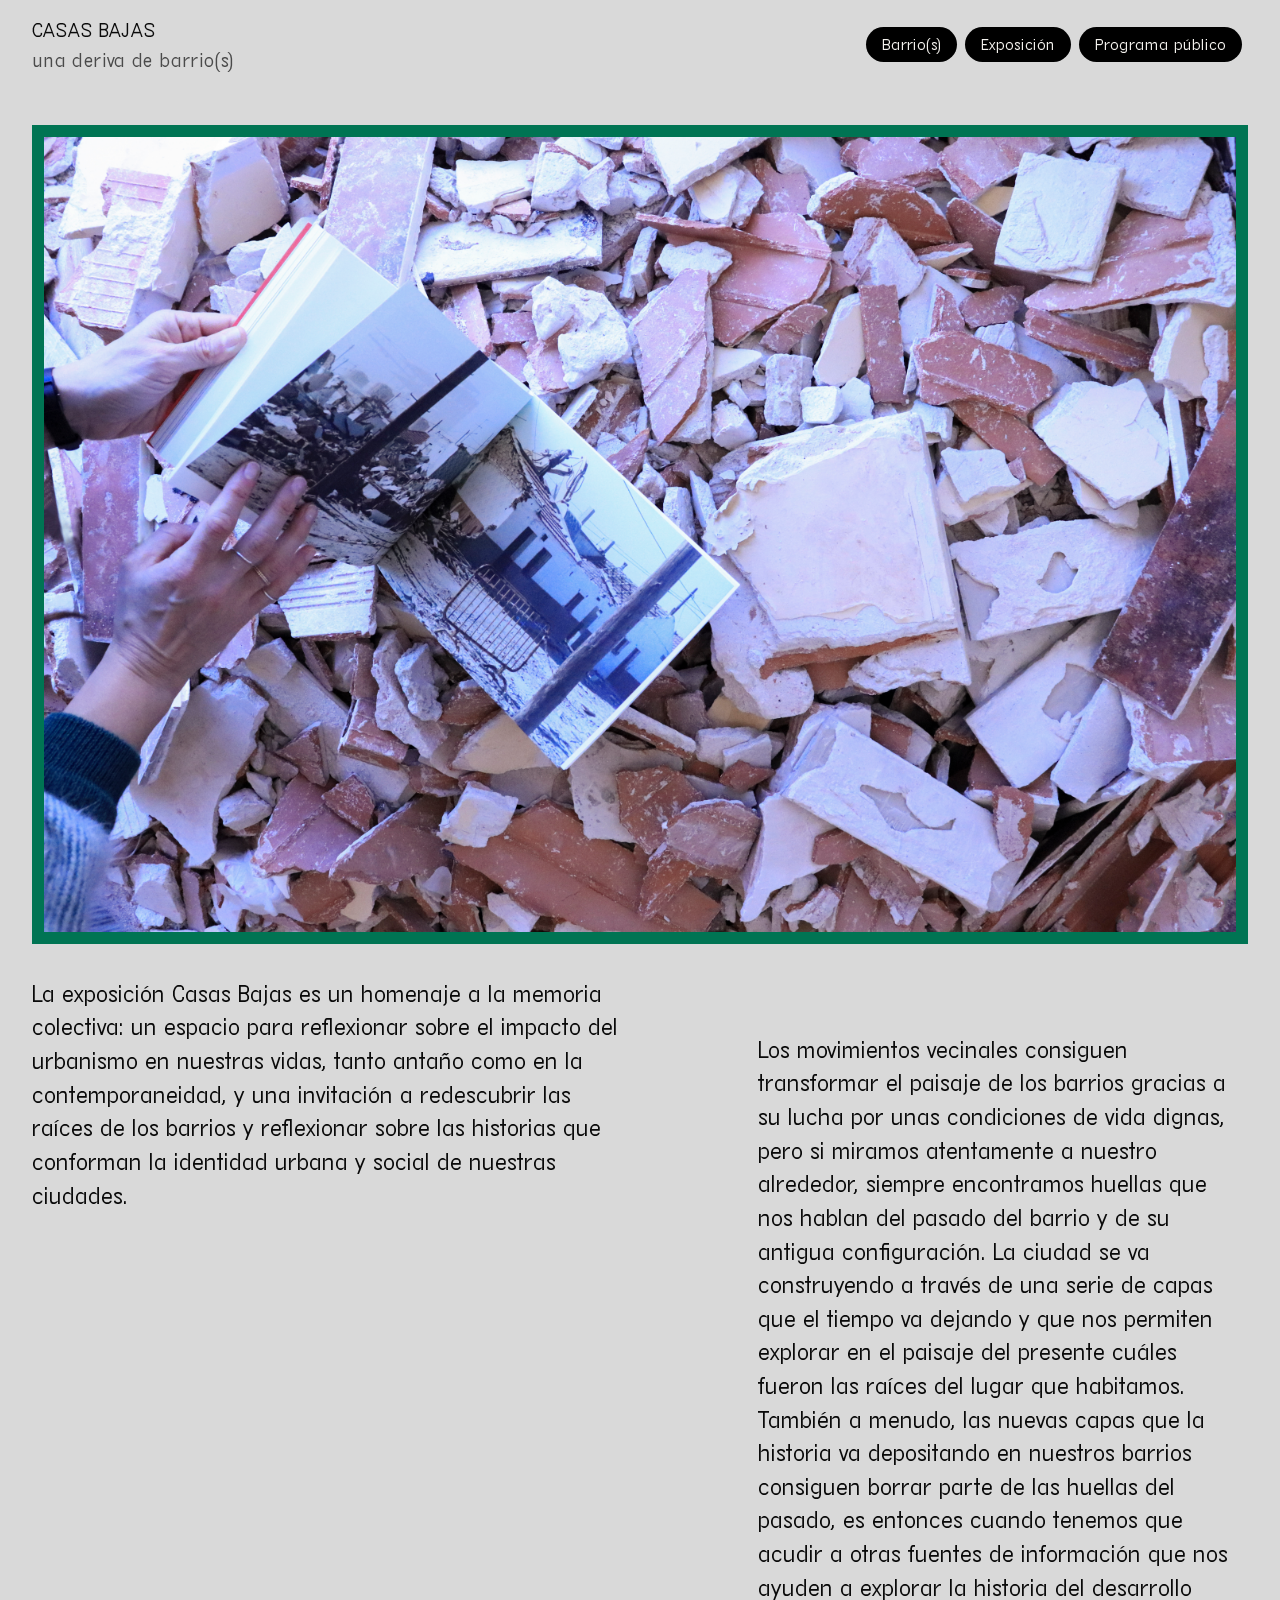
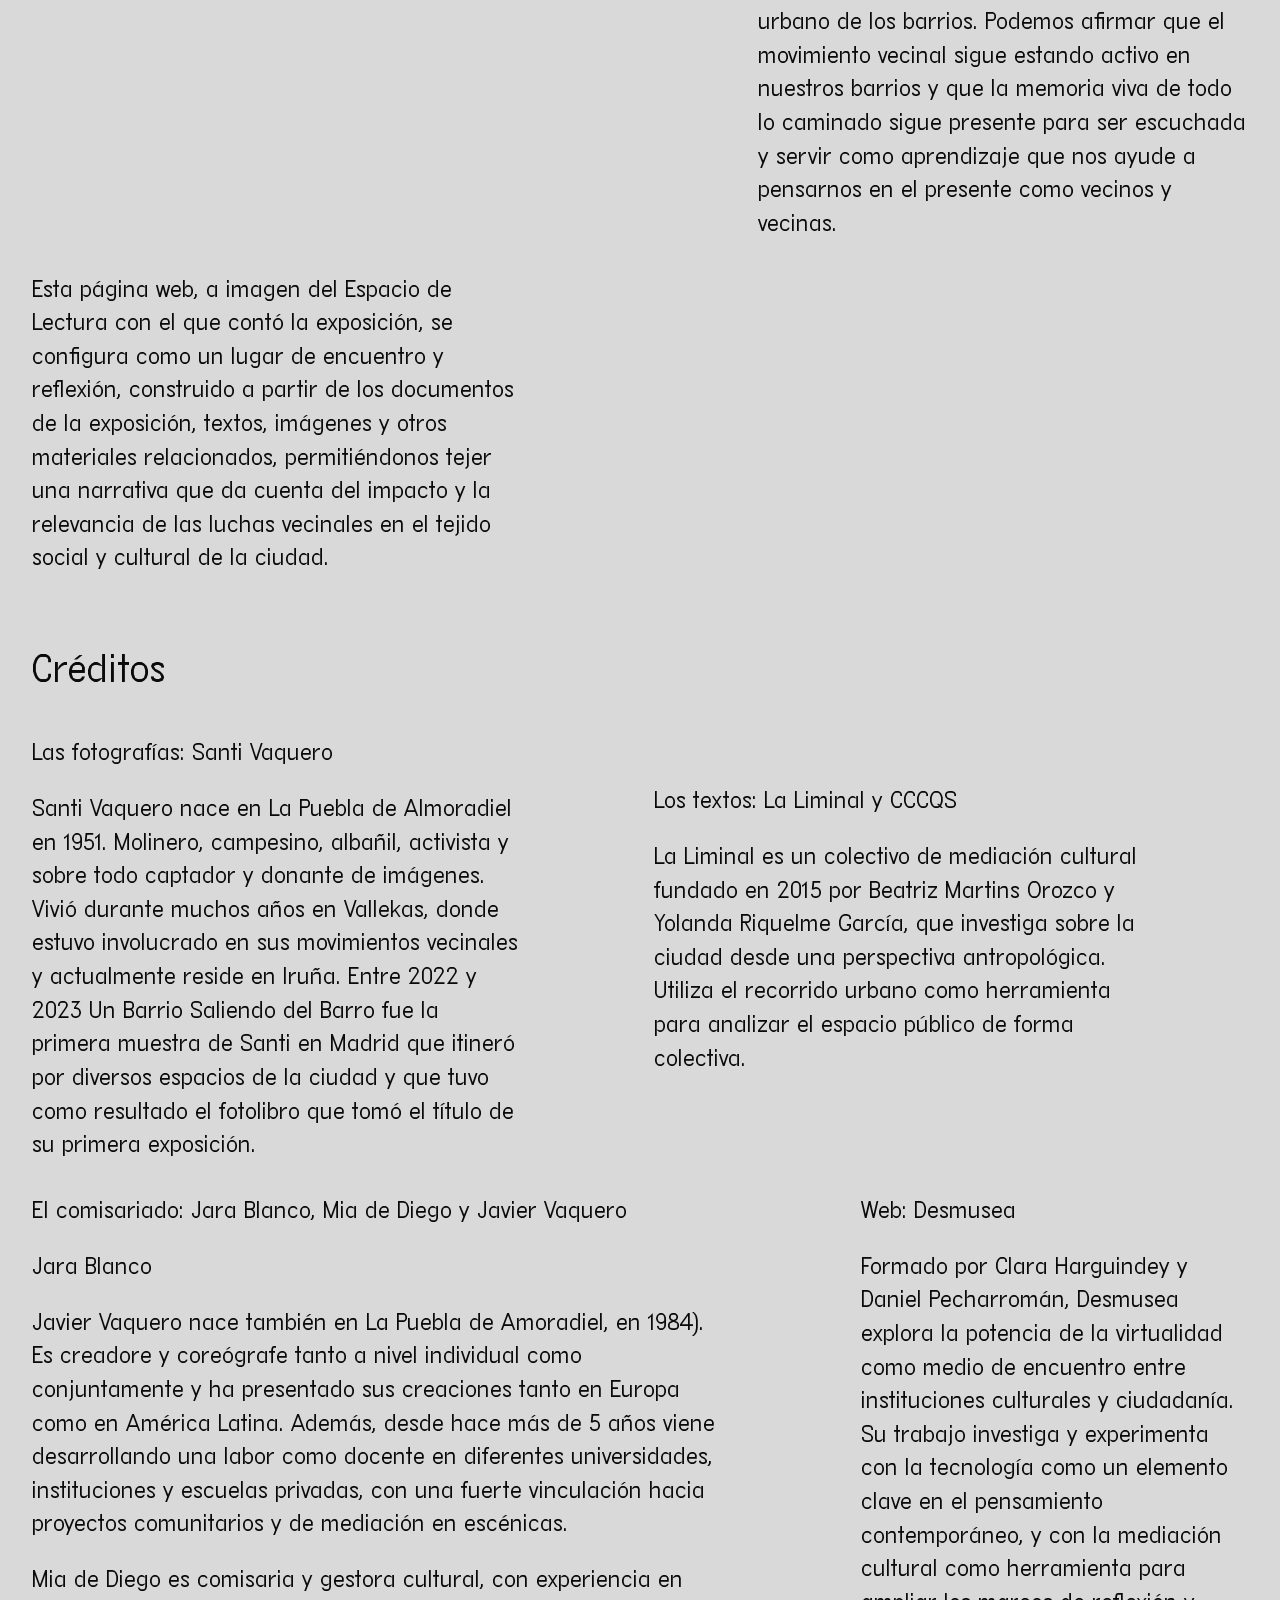
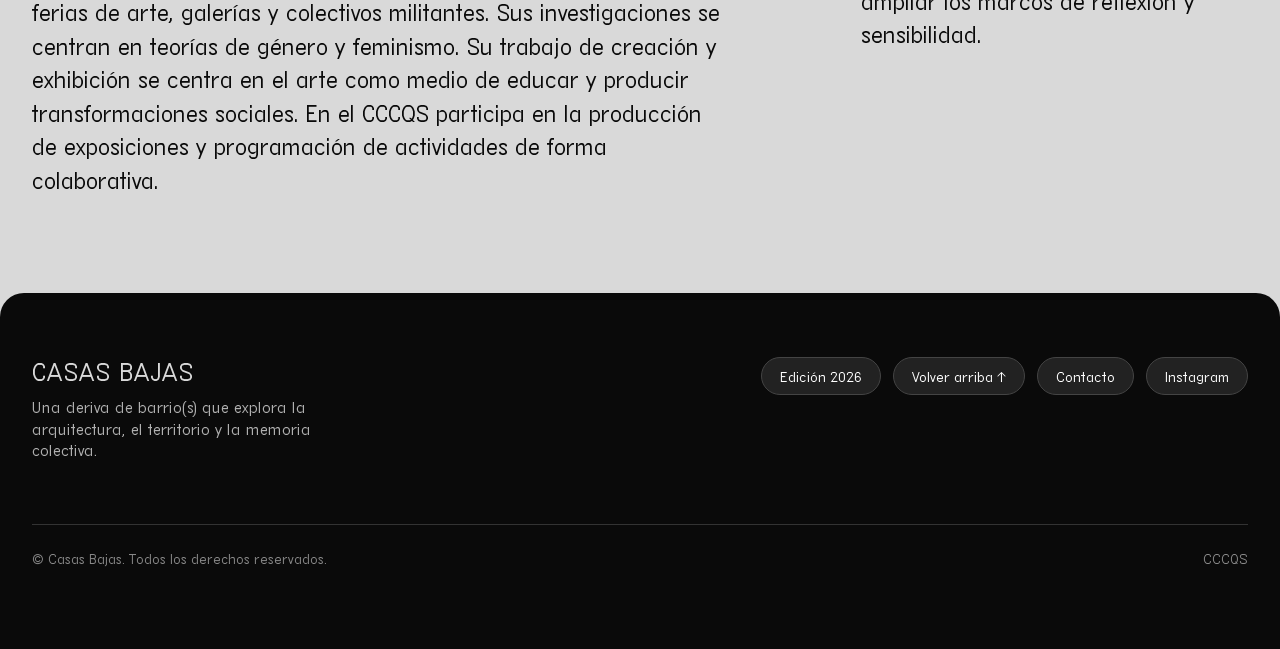
<file: index.html>
<!DOCTYPE html>
<html lang="es">

<head>
  <meta charset="UTF-8">
  <meta name="viewport" content="width=device-width, initial-scale=1.0">
  <title>Casas Bajas - una deriva de barrio(s)</title>
  <link rel="stylesheet" href="styles.css">
</head>

<body class="page-inicio">

  <header class="site-header">
    <a class="brand" href="index.html">CASAS BAJAS<span>una deriva de barrio(s)</span></a>
    <nav class="main-nav" id="main-nav">
      <a href="barrios.html">Barrio(s)</a>
      <a href="exposicion.html">Exposición</a>
      <a href="programa.html">Programa público</a>
    </nav>
    <button class="nav-toggle" aria-label="Abrir menú" aria-expanded="false">
      <svg width="22" height="16" viewBox="0 0 22 16" fill="none" xmlns="http://www.w3.org/2000/svg">
        <path d="M0 1H22M0 8H22M0 15H22" stroke="#0A0A0A" stroke-width="1.4" />
      </svg>
    </button>
  </header>

  <main>

    <section class="grid-section">
      <div class="grid">
        <figure class="img-frame ph-1" style="grid-column: 1 / 13;">
          <img src="images/DETALLE_EXPO3.jpg" alt="DETALLE_EXPO3">
          <figcaption>DETALLE_EXPO3</figcaption>
        </figure>

        <div class="text-block" style="grid-column: 1 / 7; max-width: none;">
          <p>La exposición Casas Bajas es un homenaje a la memoria colectiva: un espacio para reflexionar sobre el
            impacto del urbanismo en nuestras vidas, tanto antaño como en la contemporaneidad, y una invitación a
            redescubrir las raíces de los barrios y reflexionar sobre las historias que conforman la identidad urbana y
            social de nuestras ciudades.</p>
        </div>

        <div class="text-block" style="grid-column: 8 / 13; max-width: none; margin-top: 56px;">
          <p>Los movimientos vecinales consiguen transformar el paisaje de los barrios gracias a su lucha por unas
            condiciones de vida dignas, pero si miramos atentamente a nuestro alrededor, siempre encontramos huellas que
            nos hablan del pasado del barrio y de su antigua configuración. La ciudad se va construyendo a través de una
            serie de capas que el tiempo va dejando y que nos permiten explorar en el paisaje del presente cuáles fueron
            las raíces del lugar que habitamos. También a menudo, las nuevas capas que la historia va depositando en
            nuestros barrios consiguen borrar parte de las huellas del pasado, es entonces cuando tenemos que acudir a
            otras fuentes de información que nos ayuden a explorar la historia del desarrollo urbano de los barrios.
            Podemos afirmar que el movimiento vecinal sigue estando activo en nuestros barrios y que la memoria viva de
            todo lo caminado sigue presente para ser escuchada y servir como aprendizaje que nos ayude a pensarnos en el
            presente como vecinos y vecinas.</p>
        </div>

        <div class="text-block" style="grid-column: 1 / 6; max-width: none;">
          <p>Esta página web, a imagen del Espacio de Lectura con el que contó la exposición, se configura como un lugar
            de encuentro y reflexión, construido a partir de los documentos de la exposición, textos, imágenes y otros
            materiales relacionados, permitiéndonos tejer una narrativa que da cuenta del impacto y la relevancia de las
            luchas vecinales en el tejido social y cultural de la ciudad.</p>
        </div>
      </div>
    </section>

    <section class="grid-section">
      <div class="grid">
        <h2 style="grid-column: 1 / 5;">Créditos</h2>

        <div class="text-block" style="grid-column: 1 / 6; max-width: none;">
          <p><strong>Las fotografías: Santi Vaquero</strong></p>
          <p>Santi Vaquero nace en La Puebla de Almoradiel en 1951. Molinero, campesino, albañil, activista y sobre todo
            captador y donante de imágenes. Vivió durante muchos años en Vallekas, donde estuvo involucrado en sus
            movimientos vecinales y actualmente reside en Iruña. Entre 2022 y 2023 Un Barrio Saliendo del Barro fue la
            primera muestra de Santi en Madrid que itineró por diversos espacios de la ciudad y que tuvo como resultado
            el fotolibro que tomó el título de su primera exposición.</p>
        </div>

        <div class="text-block" style="grid-column: 7 / 12; max-width: none; margin-top: 48px;">
          <p><strong>Los textos: La Liminal y CCCQS</strong></p>
          <p>La Liminal es un colectivo de mediación cultural fundado en 2015 por Beatriz Martins Orozco y Yolanda
            Riquelme García, que investiga sobre la ciudad desde una perspectiva antropológica. Utiliza el recorrido
            urbano como herramienta para analizar el espacio público de forma colectiva.</p>
        </div>

        <div class="text-block" style="grid-column: 1 / 8; max-width: none;">
          <p><strong>El comisariado: Jara Blanco, Mia de Diego y Javier Vaquero</strong></p>
          <p>Jara Blanco</p>
          <p>Javier Vaquero nace también en La Puebla de Amoradiel, en 1984). Es creadore y coreógrafe tanto a nivel
            individual como conjuntamente y ha presentado sus creaciones tanto en Europa como en América Latina. Además,
            desde hace más de 5 años viene desarrollando una labor como docente en diferentes universidades,
            instituciones y escuelas privadas, con una fuerte vinculación hacia proyectos comunitarios y de mediación en
            escénicas.</p>
          <p>Mia de Diego es comisaria y gestora cultural, con experiencia en ferias de arte, galerías y colectivos
            militantes. Sus investigaciones se centran en teorías de género y feminismo. Su trabajo de creación y
            exhibición se centra en el arte como medio de educar y producir transformaciones sociales. En el CCCQS
            participa en la producción de exposiciones y programación de actividades de forma colaborativa.</p>
        </div>

        <div class="text-block" style="grid-column: 9 / 13; max-width: none;">
          <p><strong>Web: Desmusea</strong></p>
          <p>Formado por Clara Harguindey y Daniel Pecharromán, Desmusea explora la potencia de la virtualidad como
            medio de encuentro entre instituciones culturales y ciudadanía. Su trabajo investiga y experimenta con la
            tecnología como un elemento clave en el pensamiento contemporáneo, y con la mediación cultural como
            herramienta para ampliar los marcos de reflexión y sensibilidad.</p>
        </div>
      </div>
    </section>

  </main>

  <footer>
    <div class="wrap">
      <div class="footer-brand">
        <h3>CASAS BAJAS</h3>
        <p>Una deriva de barrio(s) que explora la arquitectura, el territorio y la memoria colectiva.</p>
      </div>

      <div class="footer-nav">
        <span class="footer-badge">Edición 2026</span>
        <a href="#inicio">Volver arriba ↑</a>
        <a href="mailto:contacto@casasbajas.org">Contacto</a>
        <a href="https://instagram.com" target="_blank">Instagram</a>
      </div>

      <div class="footer-bottom">
        <span>© Casas Bajas. Todos los derechos reservados.</span>
        <span>CCCQS</span>
      </div>
    </div>
  </footer>
  <script src="script.js"></script>
</body>

</html>
</file>
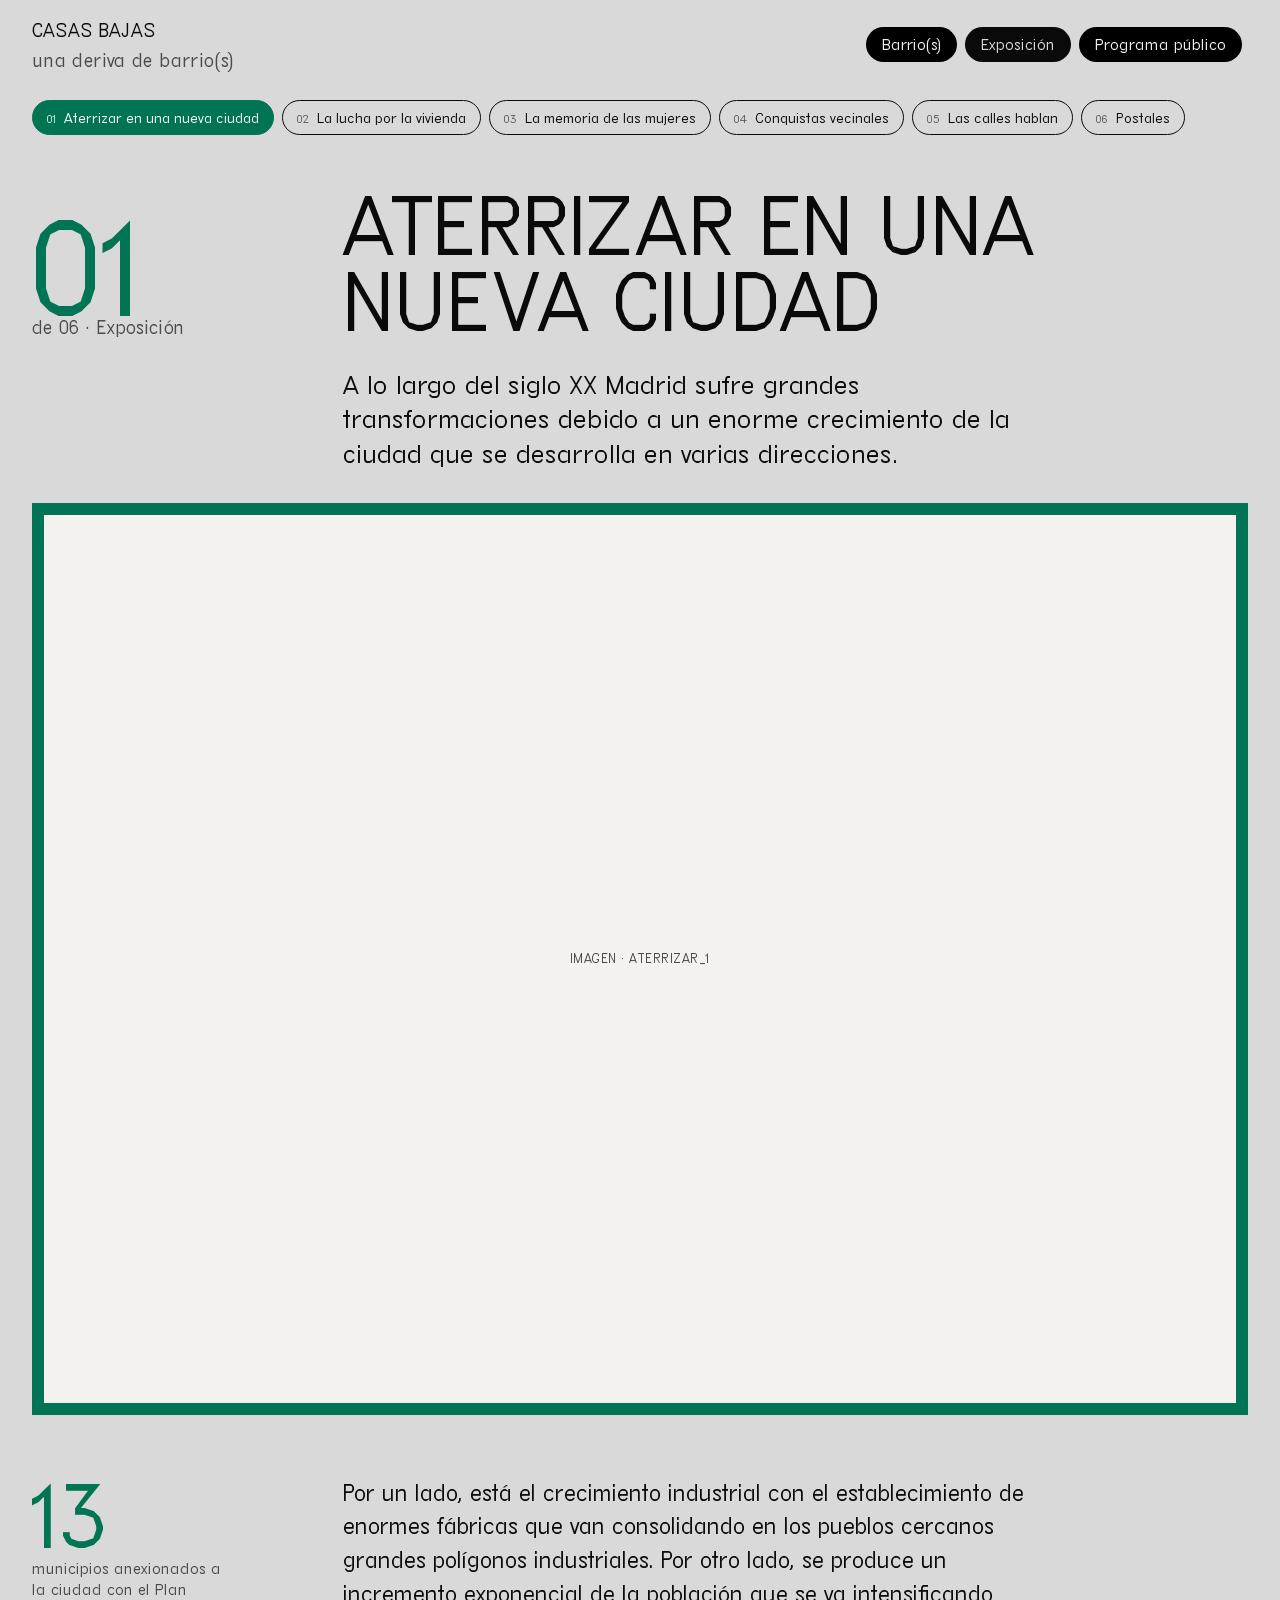
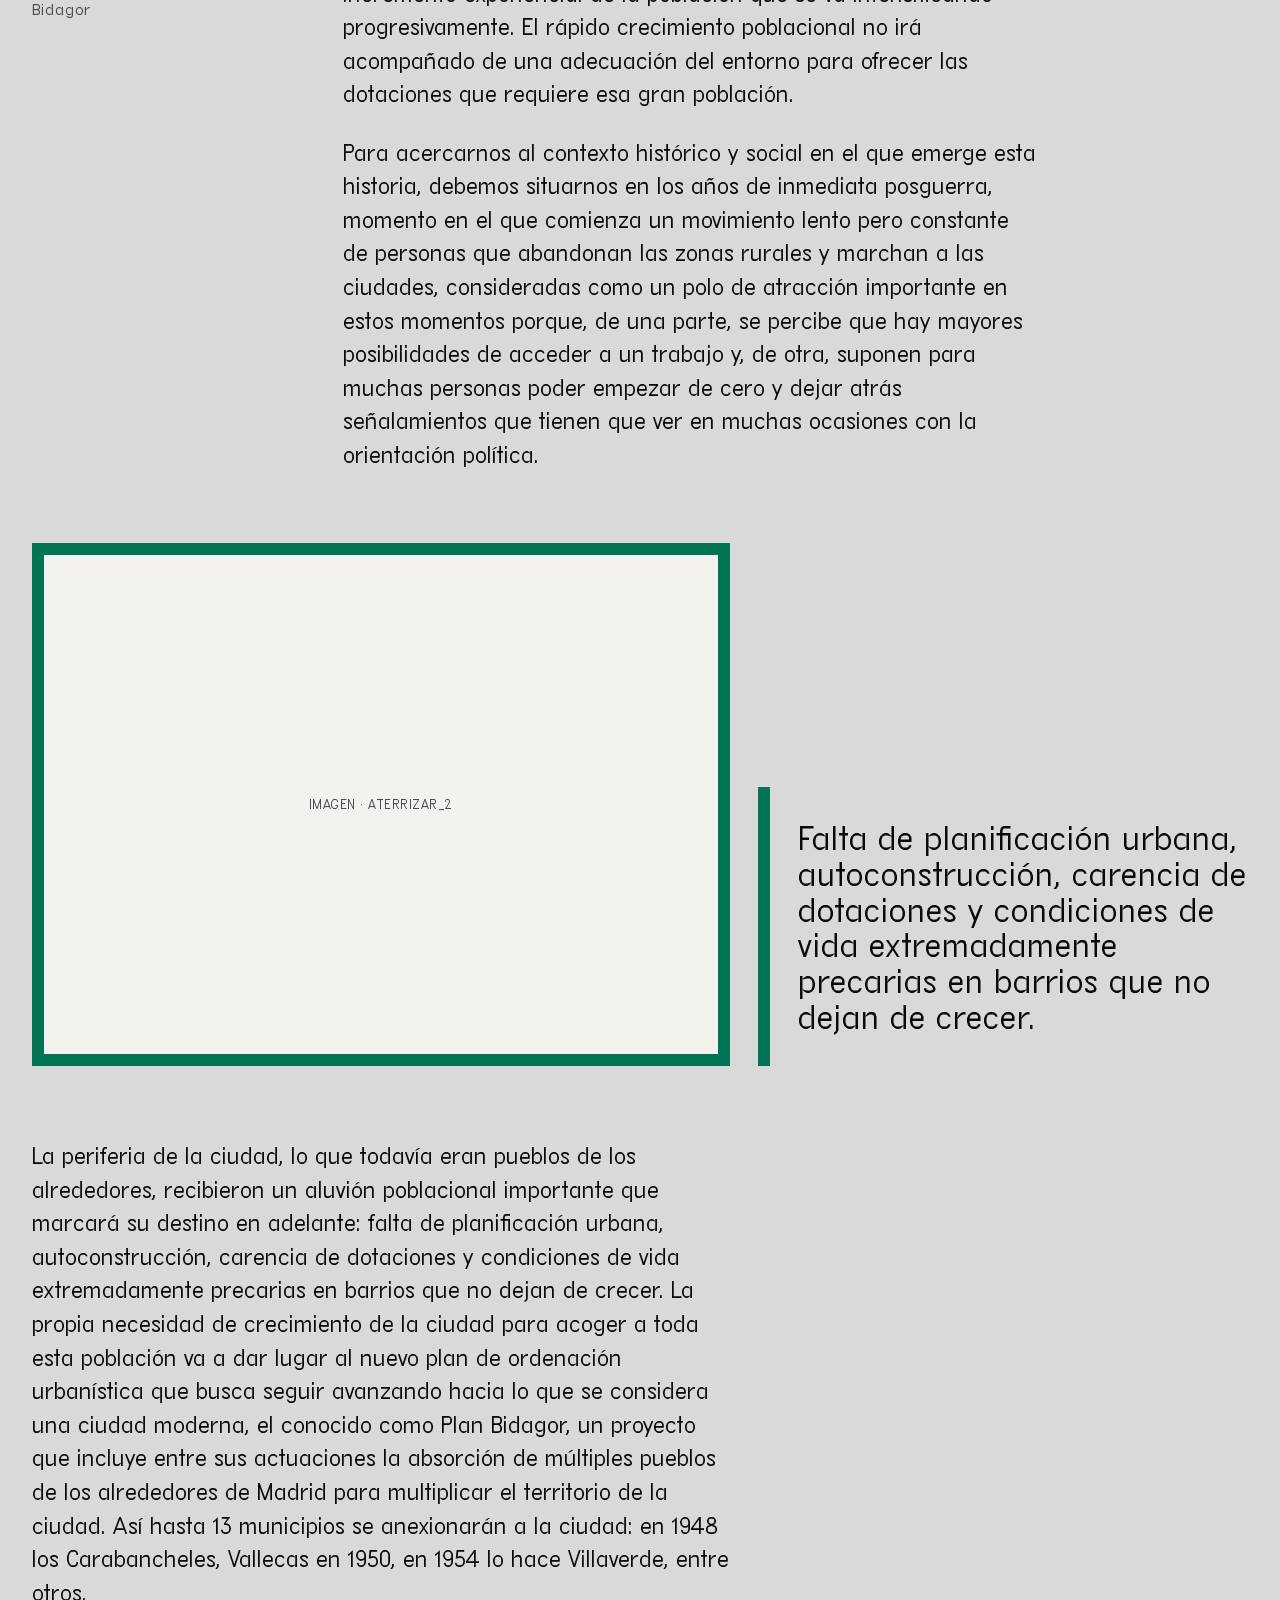
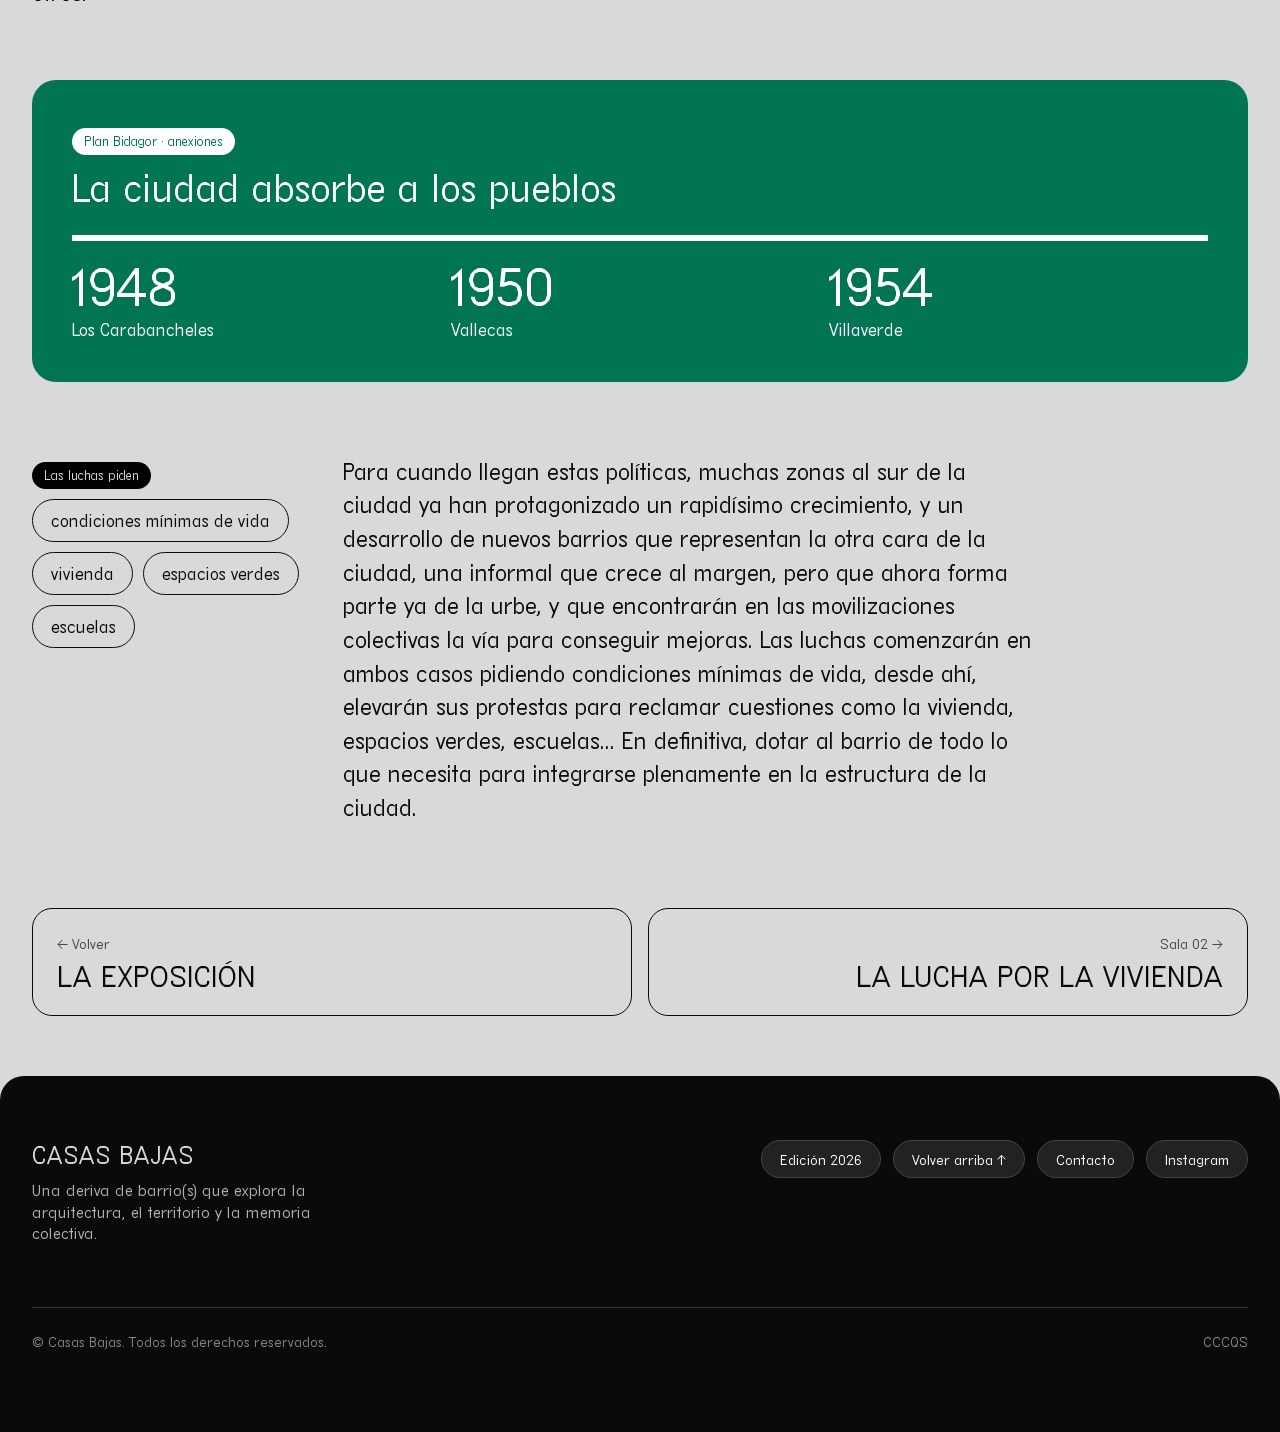
<file: aterrizar.html>
<!DOCTYPE html>
<html lang="es">
<head>
<meta charset="UTF-8">
<meta name="viewport" content="width=device-width, initial-scale=1.0">
<title>Aterrizar en una nueva ciudad · Casas Bajas</title>
<link rel="stylesheet" href="styles.css">
<link rel="stylesheet" href="salas.css">
</head>
<body class="page-exposicion sala-1">

<header class="site-header">
  <a class="brand" href="index.html">CASAS BAJAS<span>una deriva de barrio(s)</span></a>
  <nav class="main-nav" id="main-nav">
    <a href="barrios.html">Barrio(s)</a>
    <a href="exposicion.html" aria-current="page">Exposición</a>
    <a href="programa.html">Programa público</a>
  </nav>
  <button class="nav-toggle" aria-label="Abrir menú" aria-expanded="false">
    <svg width="22" height="16" viewBox="0 0 22 16" fill="none" xmlns="http://www.w3.org/2000/svg">
      <path d="M0 1H22M0 8H22M0 15H22" stroke="#0A0A0A" stroke-width="1.4"/>
    </svg>
  </button>
</header>

<nav aria-label="Salas de la exposición">
  <ol class="sala-index">
    <li><a href="aterrizar.html" aria-current="page"><span class="n">01</span>Aterrizar en una nueva ciudad</a></li>
    <li><a href="lucha-vivienda.html"><span class="n">02</span>La lucha por la vivienda</a></li>
    <li><a href="memoria-mujeres.html"><span class="n">03</span>La memoria de las mujeres</a></li>
    <li><a href="conquistas-vecinales.html"><span class="n">04</span>Conquistas vecinales</a></li>
    <li><a href="calles-hablan.html"><span class="n">05</span>Las calles hablan</a></li>
    <li><a href="postales.html"><span class="n">06</span>Postales</a></li>
  </ol>
</nav>

<main id="inicio">

  <section class="grid sala-hero">
    <div class="page-mark">01<span class="of">de 06 · Exposición</span></div>
    <h1>Aterrizar en una nueva ciudad</h1>
    <p class="lede">A lo largo del siglo XX Madrid sufre grandes transformaciones debido a un enorme crecimiento de la ciudad que se desarrolla en varias direcciones.</p>
    <figure class="img-frame ph-1 is-empty" data-label="IMAGEN · ATERRIZAR_1">
      <!-- <img src="images/ATERRIZAR_1.jpg" alt=""> -->
    </figure>
  </section>

  <section class="grid reading">
    <aside class="aside facts-row">
      <div class="fact"><span class="num">13</span><span class="label">municipios anexionados a la ciudad con el Plan Bidagor</span></div>
    </aside>
    <div class="sala-text">
      <p>Por un lado, está el crecimiento industrial con el establecimiento de enormes fábricas que van consolidando en los pueblos cercanos grandes polígonos industriales. Por otro lado, se produce un incremento exponencial de la población que se va intensificando progresivamente. El rápido crecimiento poblacional no irá acompañado de una adecuación del entorno para ofrecer las dotaciones que requiere esa gran población.</p>
<p>Para acercarnos al contexto histórico y social en el que emerge esta historia, debemos situarnos en los años de inmediata posguerra, momento en el que comienza un movimiento lento pero constante de personas que abandonan las zonas rurales y marchan a las ciudades, consideradas como un polo de atracción importante en estos momentos porque, de una parte, se percibe que hay mayores posibilidades de acceder a un trabajo y, de otra, suponen para muchas personas poder empezar de cero y dejar atrás señalamientos que tienen que ver en muchas ocasiones con la orientación política.</p>
    </div>
  </section>

  <section class="grid">
    <figure class="img-frame ph-1 is-empty " data-label="IMAGEN · ATERRIZAR_2" style="grid-column: 1 / 8;"><!-- <img src="images/ATERRIZAR_2.jpg" alt=""> --></figure>
    <blockquote class="big-quote" style="grid-column: 8 / 13; align-self: end; font-size: clamp(1.4rem, 2.6vw, 2rem);">Falta de planificación urbana, autoconstrucción, carencia de dotaciones y condiciones de vida extremadamente precarias en barrios que no dejan de crecer.</blockquote>
  </section>

  <section class="grid reading flip">
    <div class="sala-text">
      <p>La periferia de la ciudad, lo que todavía eran pueblos de los alrededores, recibieron un aluvión poblacional importante que marcará su destino en adelante: falta de planificación urbana, autoconstrucción, carencia de dotaciones y condiciones de vida extremadamente precarias en barrios que no dejan de crecer. La propia necesidad de crecimiento de la ciudad para acoger a toda esta población va a dar lugar al nuevo plan de ordenación urbanística que busca seguir avanzando hacia lo que se considera una ciudad moderna, el conocido como Plan Bidagor, un proyecto que incluye entre sus actuaciones la absorción de múltiples pueblos de los alrededores de Madrid para multiplicar el territorio de la ciudad. Así hasta 13 municipios se anexionarán a la ciudad: en 1948 los Carabancheles, Vallecas en 1950, en 1954 lo hace Villaverde, entre otros.</p>
    </div>
  </section>

  <section>
    <div class="band">
      <span class="eyebrow">Plan Bidagor · anexiones</span>
      <h2>La ciudad absorbe a los pueblos</h2>
      <ol class="timeline-h" style="margin-top: 28px;">
        <li><span class="year">1948</span><span class="place">Los Carabancheles</span></li>
        <li><span class="year">1950</span><span class="place">Vallecas</span></li>
        <li><span class="year">1954</span><span class="place">Villaverde</span></li>
      </ol>
    </div>
  </section>

  <section class="grid reading">
    <aside class="aside">
      <span class="eyebrow">Las luchas piden</span>
      <ul class="chips">
        <li>condiciones mínimas de vida</li><li>vivienda</li><li>espacios verdes</li><li>escuelas</li>
      </ul>
    </aside>
    <div class="sala-text">
      <p>Para cuando llegan estas políticas, muchas zonas al sur de la ciudad ya han protagonizado un rapidísimo crecimiento, y un desarrollo de nuevos barrios que representan la otra cara de la ciudad, una informal que crece al margen, pero que ahora forma parte ya de la urbe, y que encontrarán en las movilizaciones colectivas la vía para conseguir mejoras. Las luchas comenzarán en ambos casos pidiendo condiciones mínimas de vida, desde ahí, elevarán sus protestas para reclamar cuestiones como la vivienda, espacios verdes, escuelas... En definitiva, dotar al barrio de todo lo que necesita para integrarse plenamente en la estructura de la ciudad.</p>
    </div>
  </section>

  <nav class="sala-pager" aria-label="Sala anterior y siguiente">
    <a class="prev" href="exposicion.html"><span class="dir">← Volver</span><span class="t">La exposición</span></a>
    <a class="next" href="lucha-vivienda.html"><span class="dir">Sala 02 →</span><span class="t">La lucha por la vivienda</span></a>
  </nav>
</main>

<footer>
  <div class="wrap">
    <div class="footer-brand">
      <h3>CASAS BAJAS</h3>
      <p>Una deriva de barrio(s) que explora la arquitectura, el territorio y la memoria colectiva.</p>
    </div>
    <div class="footer-nav">
      <span class="footer-badge">Edición 2026</span>
      <a href="#inicio">Volver arriba ↑</a>
      <a href="mailto:contacto@casasbajas.org">Contacto</a>
      <a href="https://instagram.com" target="_blank">Instagram</a>
    </div>
    <div class="footer-bottom">
      <span>© Casas Bajas. Todos los derechos reservados.</span>
      <span>CCCQS</span>
    </div>
  </div>
</footer>

<script src="script.js"></script>
</body>
</html>
</file>
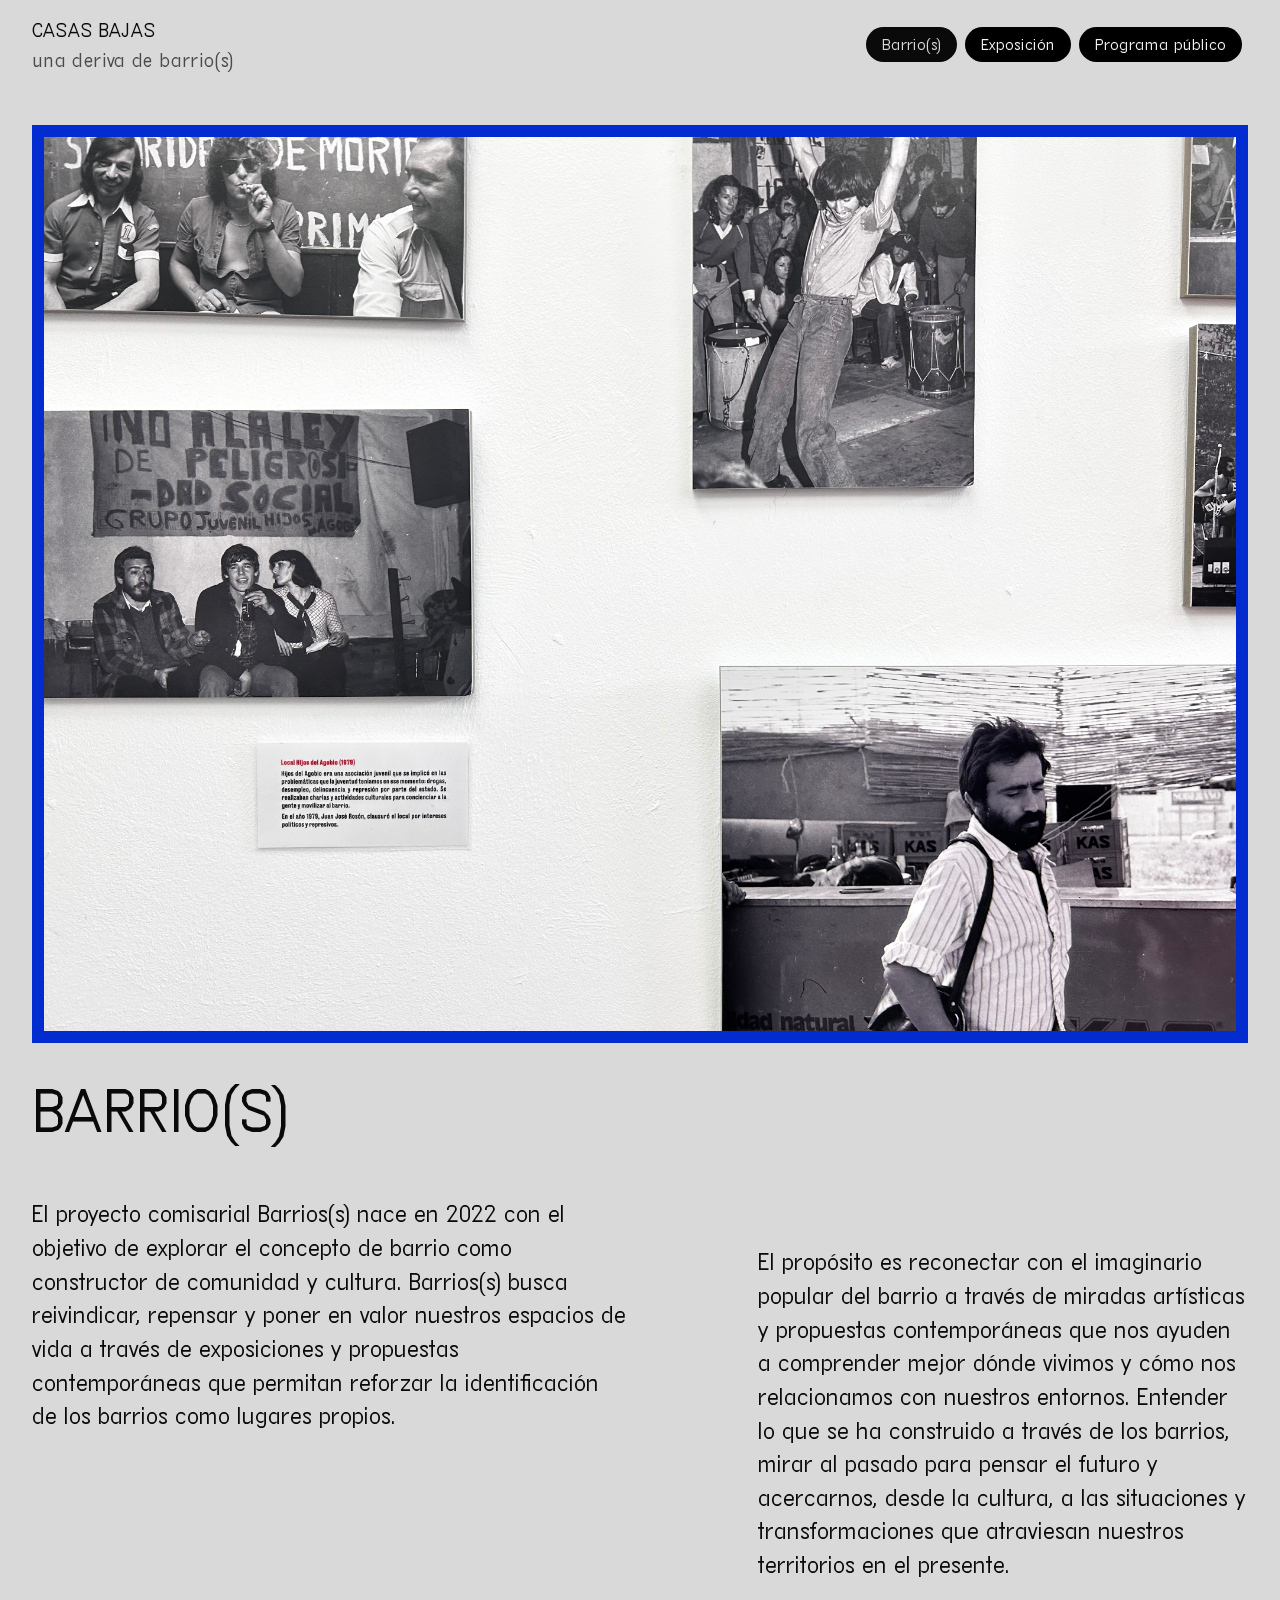
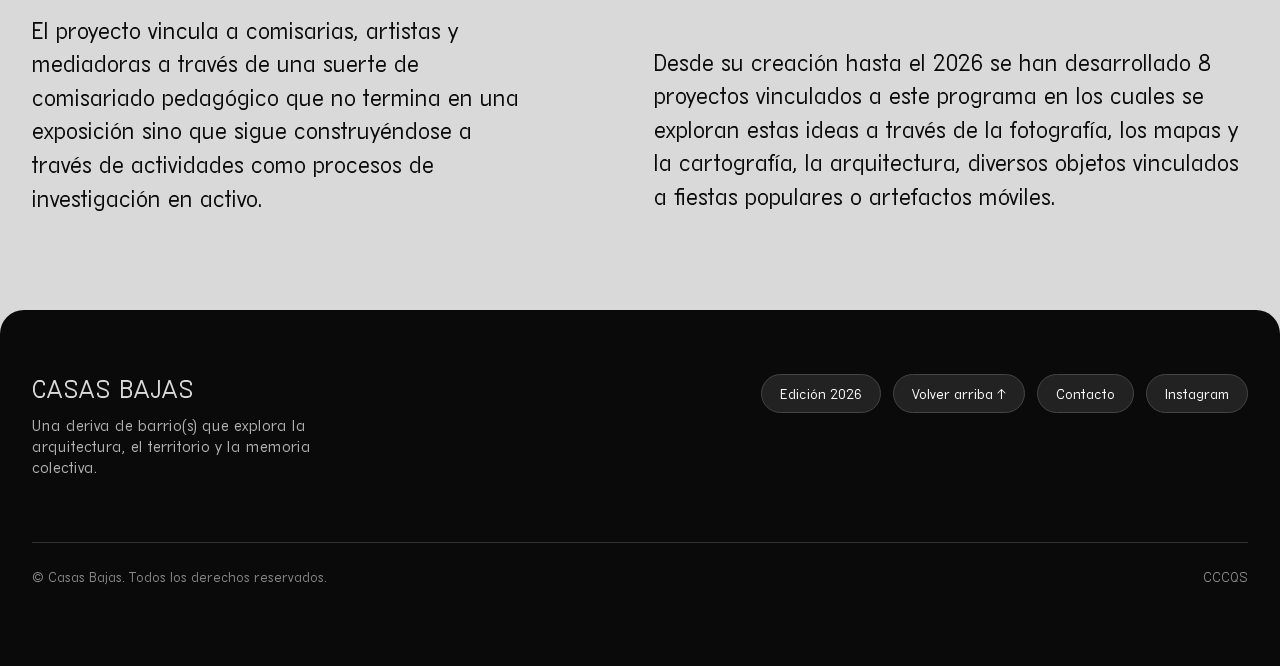
<file: barrios.html>
<!DOCTYPE html>
<html lang="es">

<head>
  <meta charset="UTF-8">
  <meta name="viewport" content="width=device-width, initial-scale=1.0">
  <title>Barrio(s) - Casas Bajas</title>
  <link rel="stylesheet" href="styles.css">
</head>

<body class="page-barrios">

  <header class="site-header">
    <a class="brand" href="index.html">CASAS BAJAS<span>una deriva de barrio(s)</span></a>
    <nav class="main-nav" id="main-nav">
      <a href="barrios.html" aria-current="page">Barrio(s)</a>
      <a href="exposicion.html">Exposición</a>
      <a href="programa.html">Programa público</a>
    </nav>
    <button class="nav-toggle" aria-label="Abrir menú" aria-expanded="false">
      <svg width="22" height="16" viewBox="0 0 22 16" fill="none" xmlns="http://www.w3.org/2000/svg">
        <path d="M0 1H22M0 8H22M0 15H22" stroke="#0A0A0A" stroke-width="1.4" />
      </svg>
    </button>
  </header>

  <main>

    <section class="grid-section">
      <div class="grid">

        <figure class="img-frame ph-2" style="grid-column: 1 / 13;">
          <img src="images/DETALLE_EXPO1.jpeg" alt="DETALLE_EXPO1">
          <figcaption>DETALLE_EXPO1>/figcaption>
        </figure>
        <h1 style="grid-column: 1 / 7;">BARRIO(S)</h1>

        <div class="text-block" style="grid-column: 1 / 7; max-width: none;">
          <p>El proyecto comisarial Barrios(s) nace en 2022 con el objetivo de explorar el concepto de barrio como
            constructor de comunidad y cultura. Barrios(s) busca reivindicar, repensar y poner en valor nuestros
            espacios de vida a través de exposiciones y propuestas contemporáneas que permitan reforzar la
            identificación de los barrios como lugares propios.</p>
        </div>

        <div class="text-block" style="grid-column: 8 / 13; max-width: none; margin-top: 48px;">
          <p>El propósito es reconectar con el imaginario popular del barrio a través de miradas artísticas y propuestas
            contemporáneas que nos ayuden a comprender mejor dónde vivimos y cómo nos relacionamos con nuestros
            entornos. Entender lo que se ha construido a través de los barrios, mirar al pasado para pensar el futuro y
            acercarnos, desde la cultura, a las situaciones y transformaciones que atraviesan nuestros territorios en el
            presente.</p>
        </div>

        <div class="text-block" style="grid-column: 1 / 6; max-width: none;">
          <p>El proyecto vincula a comisarias, artistas y mediadoras a través de una suerte de comisariado pedagógico
            que no termina en una exposición sino que sigue construyéndose a través de actividades como procesos de
            investigación en activo.</p>
        </div>

        <div class="text-block" style="grid-column: 7 / 13; max-width: none; margin-top: 32px;">
          <p>Desde su creación hasta el 2026 se han desarrollado 8 proyectos vinculados a este programa en los cuales se
            exploran estas ideas a través de la fotografía, los mapas y la cartografía, la arquitectura, diversos
            objetos vinculados a fiestas populares o artefactos móviles.</p>
        </div>
      </div>
    </section>

  </main>

  <footer>
    <div class="wrap">
      <div class="footer-brand">
        <h3>CASAS BAJAS</h3>
        <p>Una deriva de barrio(s) que explora la arquitectura, el territorio y la memoria colectiva.</p>
      </div>

      <div class="footer-nav">
        <span class="footer-badge">Edición 2026</span>
        <a href="#inicio">Volver arriba ↑</a>
        <a href="mailto:contacto@casasbajas.org">Contacto</a>
        <a href="https://instagram.com" target="_blank">Instagram</a>
      </div>

      <div class="footer-bottom">
        <span>© Casas Bajas. Todos los derechos reservados.</span>
        <span>CCCQS</span>
      </div>
    </div>
  </footer>

  <script src="script.js"></script>
</body>

</html>
</file>
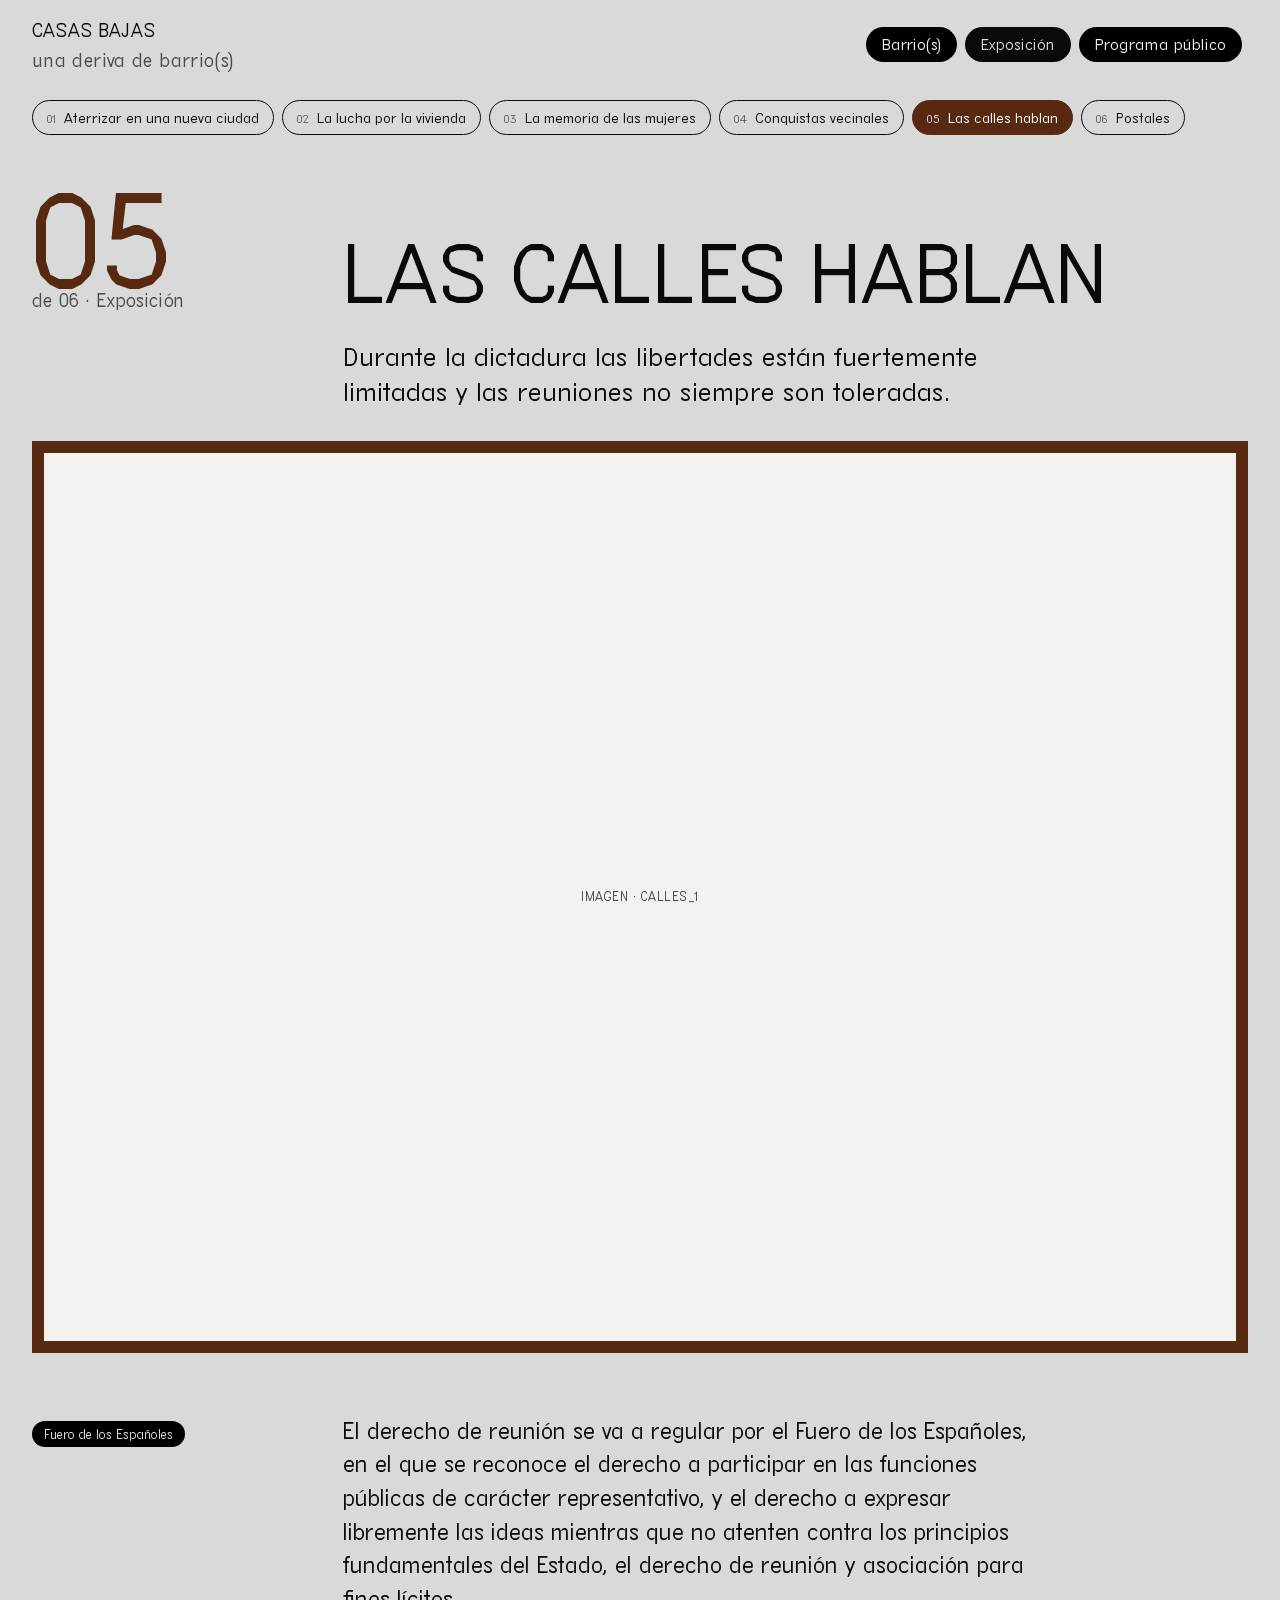
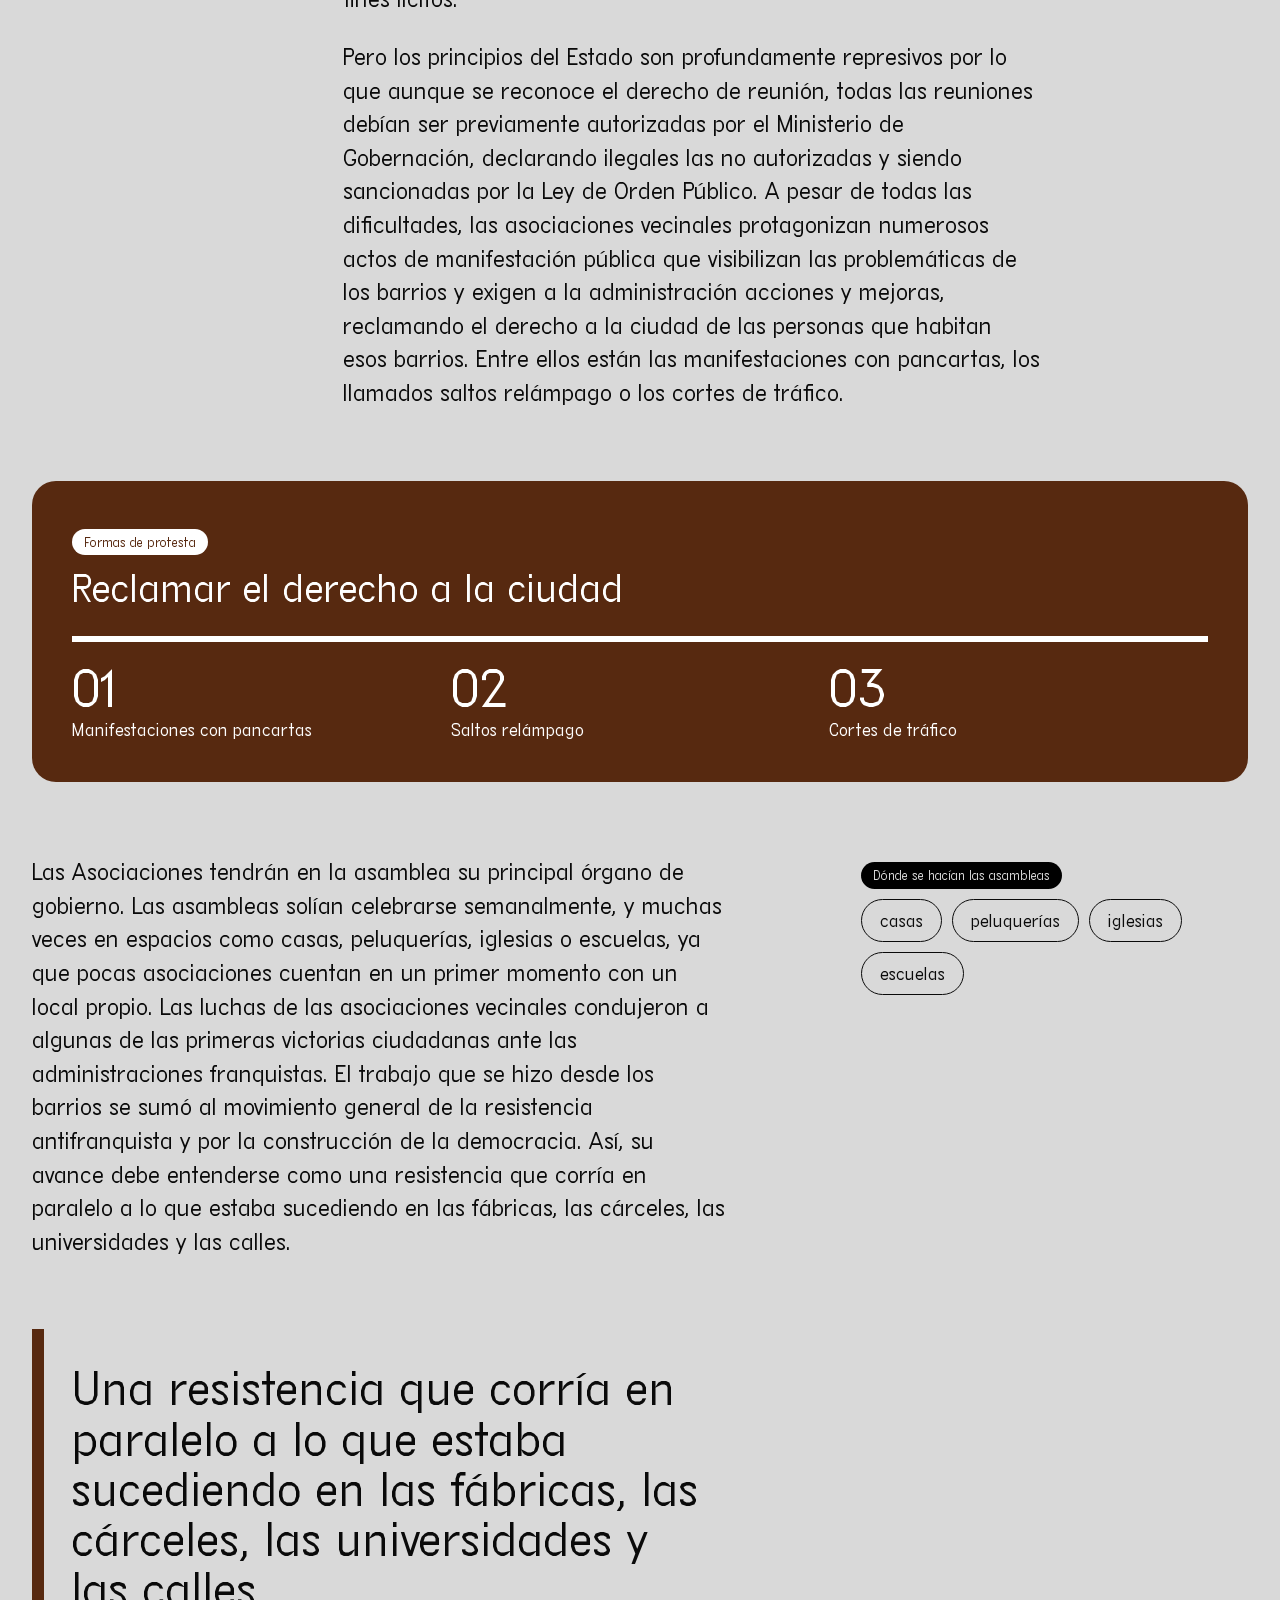
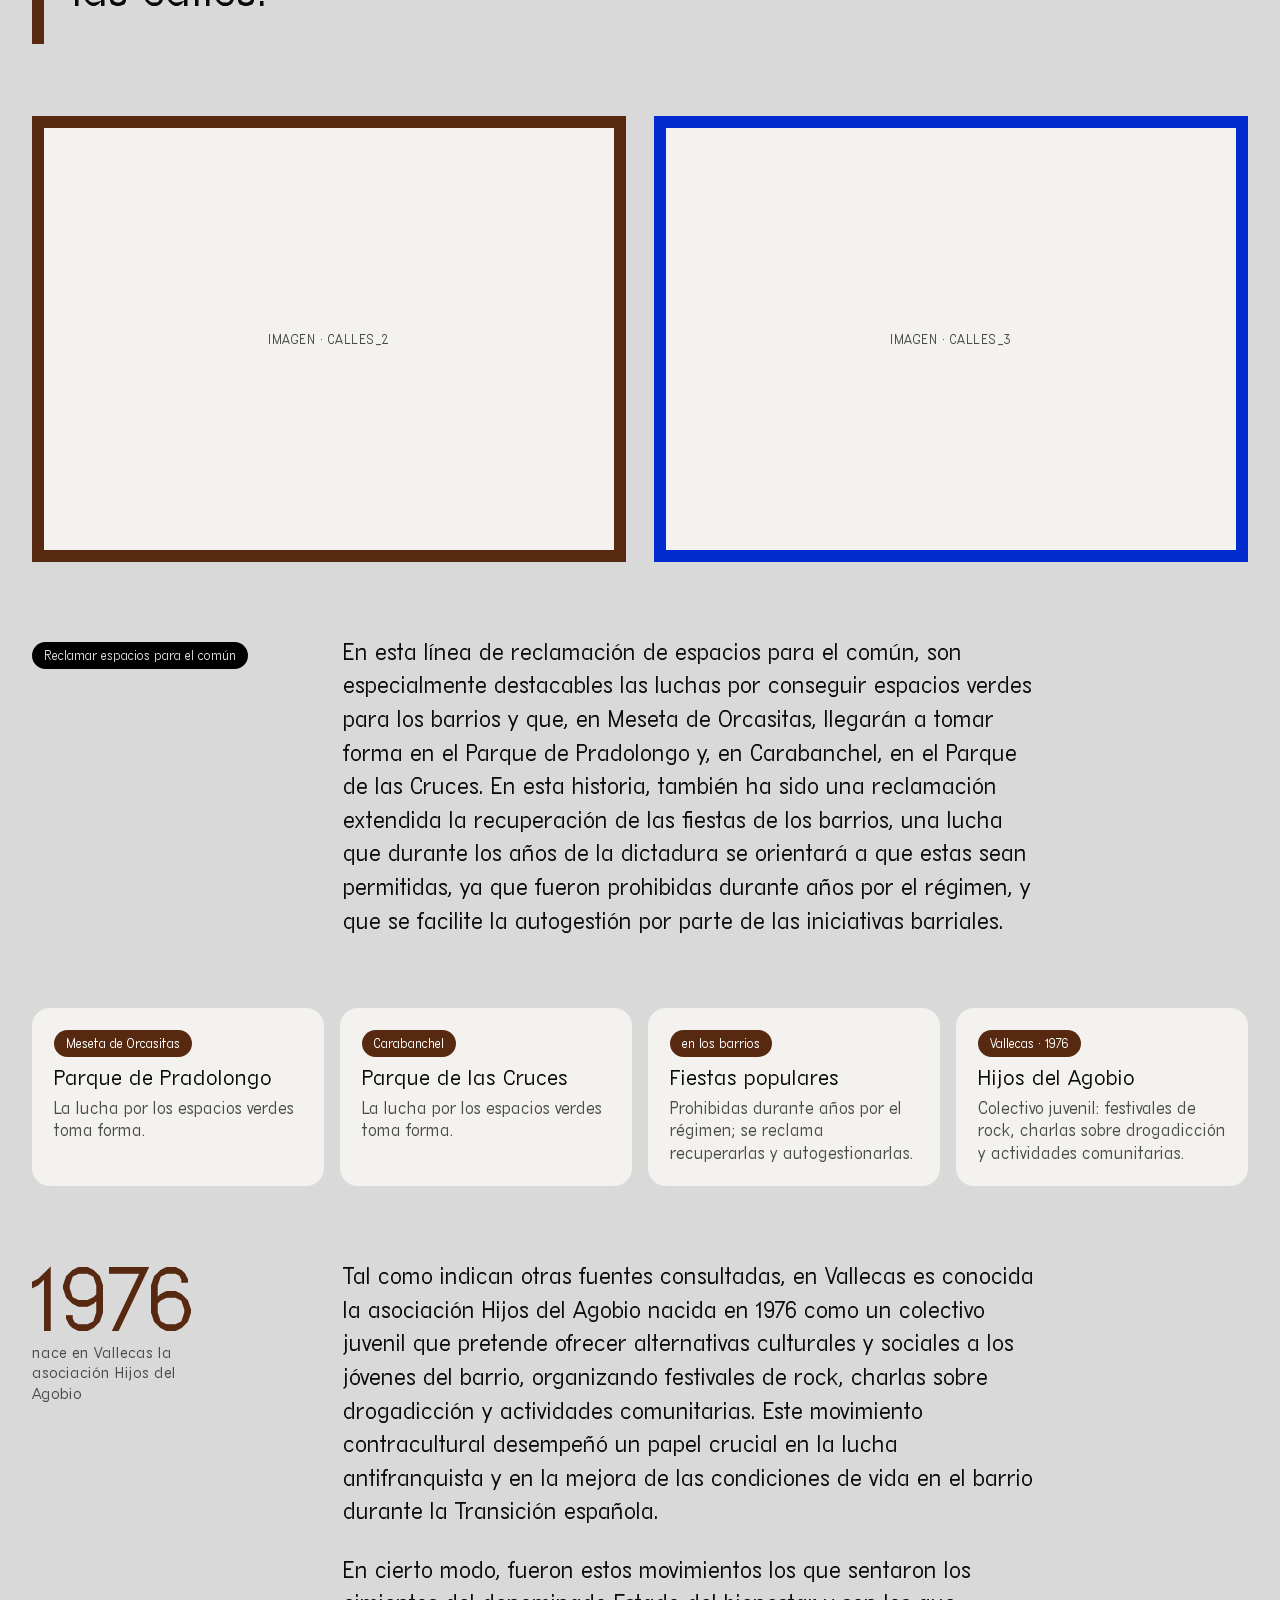
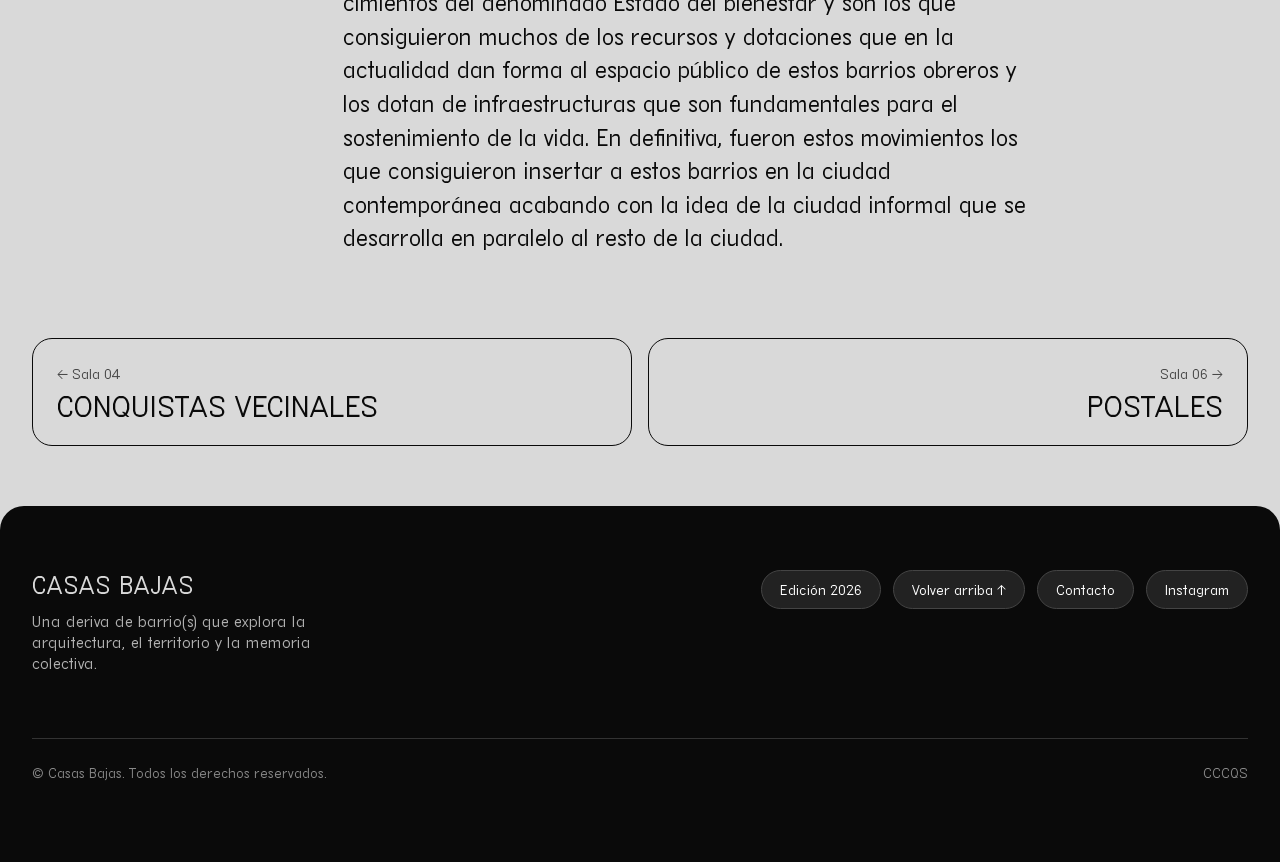
<file: calles-hablan.html>
<!DOCTYPE html>
<html lang="es">
<head>
<meta charset="UTF-8">
<meta name="viewport" content="width=device-width, initial-scale=1.0">
<title>Las calles hablan · Casas Bajas</title>
<link rel="stylesheet" href="styles.css">
<link rel="stylesheet" href="salas.css">
</head>
<body class="page-exposicion sala-5">

<header class="site-header">
  <a class="brand" href="index.html">CASAS BAJAS<span>una deriva de barrio(s)</span></a>
  <nav class="main-nav" id="main-nav">
    <a href="barrios.html">Barrio(s)</a>
    <a href="exposicion.html" aria-current="page">Exposición</a>
    <a href="programa.html">Programa público</a>
  </nav>
  <button class="nav-toggle" aria-label="Abrir menú" aria-expanded="false">
    <svg width="22" height="16" viewBox="0 0 22 16" fill="none" xmlns="http://www.w3.org/2000/svg">
      <path d="M0 1H22M0 8H22M0 15H22" stroke="#0A0A0A" stroke-width="1.4"/>
    </svg>
  </button>
</header>

<nav aria-label="Salas de la exposición">
  <ol class="sala-index">
    <li><a href="aterrizar.html"><span class="n">01</span>Aterrizar en una nueva ciudad</a></li>
    <li><a href="lucha-vivienda.html"><span class="n">02</span>La lucha por la vivienda</a></li>
    <li><a href="memoria-mujeres.html"><span class="n">03</span>La memoria de las mujeres</a></li>
    <li><a href="conquistas-vecinales.html"><span class="n">04</span>Conquistas vecinales</a></li>
    <li><a href="calles-hablan.html" aria-current="page"><span class="n">05</span>Las calles hablan</a></li>
    <li><a href="postales.html"><span class="n">06</span>Postales</a></li>
  </ol>
</nav>

<main id="inicio">

  <section class="grid sala-hero">
    <div class="page-mark">05<span class="of">de 06 · Exposición</span></div>
    <h1>Las calles hablan</h1>
    <p class="lede">Durante la dictadura las libertades están fuertemente limitadas y las reuniones no siempre son toleradas.</p>
    <figure class="img-frame ph-4 is-empty" data-label="IMAGEN · CALLES_1">
      <!-- <img src="images/CALLES_1.jpg" alt=""> -->
    </figure>
  </section>

  <section class="grid reading">
    <aside class="aside"><span class="eyebrow">Fuero de los Españoles</span></aside>
    <div class="sala-text">
      <p>El derecho de reunión se va a regular por el Fuero de los Españoles, en el que se reconoce el derecho a participar en las funciones públicas de carácter representativo, y el derecho a expresar libremente las ideas mientras que no atenten contra los principios fundamentales del Estado, el derecho de reunión y asociación para fines lícitos.</p>
<p>Pero los principios del Estado son profundamente represivos por lo que aunque se reconoce el derecho de reunión, todas las reuniones debían ser previamente autorizadas por el Ministerio de Gobernación, declarando ilegales las no autorizadas y siendo sancionadas por la Ley de Orden Público. A pesar de todas las dificultades, las asociaciones vecinales protagonizan numerosos actos de manifestación pública que visibilizan las problemáticas de los barrios y exigen a la administración acciones y mejoras, reclamando el derecho a la ciudad de las personas que habitan esos barrios. Entre ellos están las manifestaciones con pancartas, los llamados saltos relámpago o los cortes de tráfico.</p>
    </div>
  </section>

  <section>
    <div class="band">
      <span class="eyebrow">Formas de protesta</span>
      <h2>Reclamar el derecho a la ciudad</h2>
      <ol class="timeline-h" style="margin-top: 28px;">
        <li><span class="year">01</span><span class="place">Manifestaciones con pancartas</span></li>
        <li><span class="year">02</span><span class="place">Saltos relámpago</span></li>
        <li><span class="year">03</span><span class="place">Cortes de tráfico</span></li>
      </ol>
    </div>
  </section>

  <section class="grid reading flip">
    <div class="sala-text">
      <p>Las Asociaciones tendrán en la asamblea su principal órgano de gobierno. Las asambleas solían celebrarse semanalmente, y muchas veces en espacios como casas, peluquerías, iglesias o escuelas, ya que pocas asociaciones cuentan en un primer momento con un local propio. Las luchas de las asociaciones vecinales condujeron a algunas de las primeras victorias ciudadanas ante las administraciones franquistas. El trabajo que se hizo desde los barrios se sumó al movimiento general de la resistencia antifranquista y por la construcción de la democracia. Así, su avance debe entenderse como una resistencia que corría en paralelo a lo que estaba sucediendo en las fábricas, las cárceles, las universidades y las calles.</p>
    </div>
    <aside class="aside">
      <span class="eyebrow">Dónde se hacían las asambleas</span>
      <ul class="chips"><li>casas</li><li>peluquerías</li><li>iglesias</li><li>escuelas</li></ul>
    </aside>
  </section>

  <section class="grid">
    <blockquote class="big-quote">Una resistencia que corría en paralelo a lo que estaba sucediendo en las fábricas, las cárceles, las universidades y las calles.</blockquote>
  </section>

  <section class="grid">
    <figure class="img-frame ph-4 is-empty " data-label="IMAGEN · CALLES_2" style="grid-column: 1 / 7;"><!-- <img src="images/CALLES_2.jpg" alt=""> --></figure>
    <figure class="img-frame ph-2 is-empty " data-label="IMAGEN · CALLES_3" style="grid-column: 7 / 13;"><!-- <img src="images/CALLES_3.jpg" alt=""> --></figure>
  </section>

  <section class="grid reading">
    <aside class="aside"><span class="eyebrow">Reclamar espacios para el común</span></aside>
    <div class="sala-text">
      <p>En esta línea de reclamación de espacios para el común, son especialmente destacables las luchas por conseguir espacios verdes para los barrios y que, en Meseta de Orcasitas, llegarán a tomar forma en el Parque de Pradolongo y, en Carabanchel, en el Parque de las Cruces. En esta historia, también ha sido una reclamación extendida la recuperación de las fiestas de los barrios, una lucha que durante los años de la dictadura se orientará a que estas sean permitidas, ya que fueron prohibidas durante años por el régimen, y que se facilite la autogestión por parte de las iniciativas barriales.</p>
    </div>
  </section>

  <section>
    <div class="cards">
      <article class="card"><span class="k">Meseta de Orcasitas</span><h3>Parque de Pradolongo</h3><p>La lucha por los espacios verdes toma forma.</p></article>
      <article class="card"><span class="k">Carabanchel</span><h3>Parque de las Cruces</h3><p>La lucha por los espacios verdes toma forma.</p></article>
      <article class="card"><span class="k">en los barrios</span><h3>Fiestas populares</h3><p>Prohibidas durante años por el régimen; se reclama recuperarlas y autogestionarlas.</p></article>
      <article class="card"><span class="k">Vallecas · 1976</span><h3>Hijos del Agobio</h3><p>Colectivo juvenil: festivales de rock, charlas sobre drogadicción y actividades comunitarias.</p></article>
    </div>
  </section>

  <section class="grid reading">
    <aside class="aside facts-row">
      <div class="fact"><span class="num">1976</span><span class="label">nace en Vallecas la asociación Hijos del Agobio</span></div>
    </aside>
    <div class="sala-text">
      <p>Tal como indican otras fuentes consultadas, en Vallecas es conocida la asociación Hijos del Agobio nacida en 1976 como un colectivo juvenil que pretende ofrecer alternativas culturales y sociales a los jóvenes del barrio, organizando festivales de rock, charlas sobre drogadicción y actividades comunitarias. Este movimiento contracultural desempeñó un papel crucial en la lucha antifranquista y en la mejora de las condiciones de vida en el barrio durante la Transición española.</p>
<p>En cierto modo, fueron estos movimientos los que sentaron los cimientos del denominado Estado del bienestar y son los que consiguieron muchos de los recursos y dotaciones que en la actualidad dan forma al espacio público de estos barrios obreros y los dotan de infraestructuras que son fundamentales para el sostenimiento de la vida. En definitiva, fueron estos movimientos los que consiguieron insertar a estos barrios en la ciudad contemporánea acabando con la idea de la ciudad informal que se desarrolla en paralelo al resto de la ciudad.</p>
    </div>
  </section>

  <nav class="sala-pager" aria-label="Sala anterior y siguiente">
    <a class="prev" href="conquistas-vecinales.html"><span class="dir">← Sala 04</span><span class="t">Conquistas vecinales</span></a>
    <a class="next" href="postales.html"><span class="dir">Sala 06 →</span><span class="t">Postales</span></a>
  </nav>
</main>

<footer>
  <div class="wrap">
    <div class="footer-brand">
      <h3>CASAS BAJAS</h3>
      <p>Una deriva de barrio(s) que explora la arquitectura, el territorio y la memoria colectiva.</p>
    </div>
    <div class="footer-nav">
      <span class="footer-badge">Edición 2026</span>
      <a href="#inicio">Volver arriba ↑</a>
      <a href="mailto:contacto@casasbajas.org">Contacto</a>
      <a href="https://instagram.com" target="_blank">Instagram</a>
    </div>
    <div class="footer-bottom">
      <span>© Casas Bajas. Todos los derechos reservados.</span>
      <span>CCCQS</span>
    </div>
  </div>
</footer>

<script src="script.js"></script>
</body>
</html>
</file>
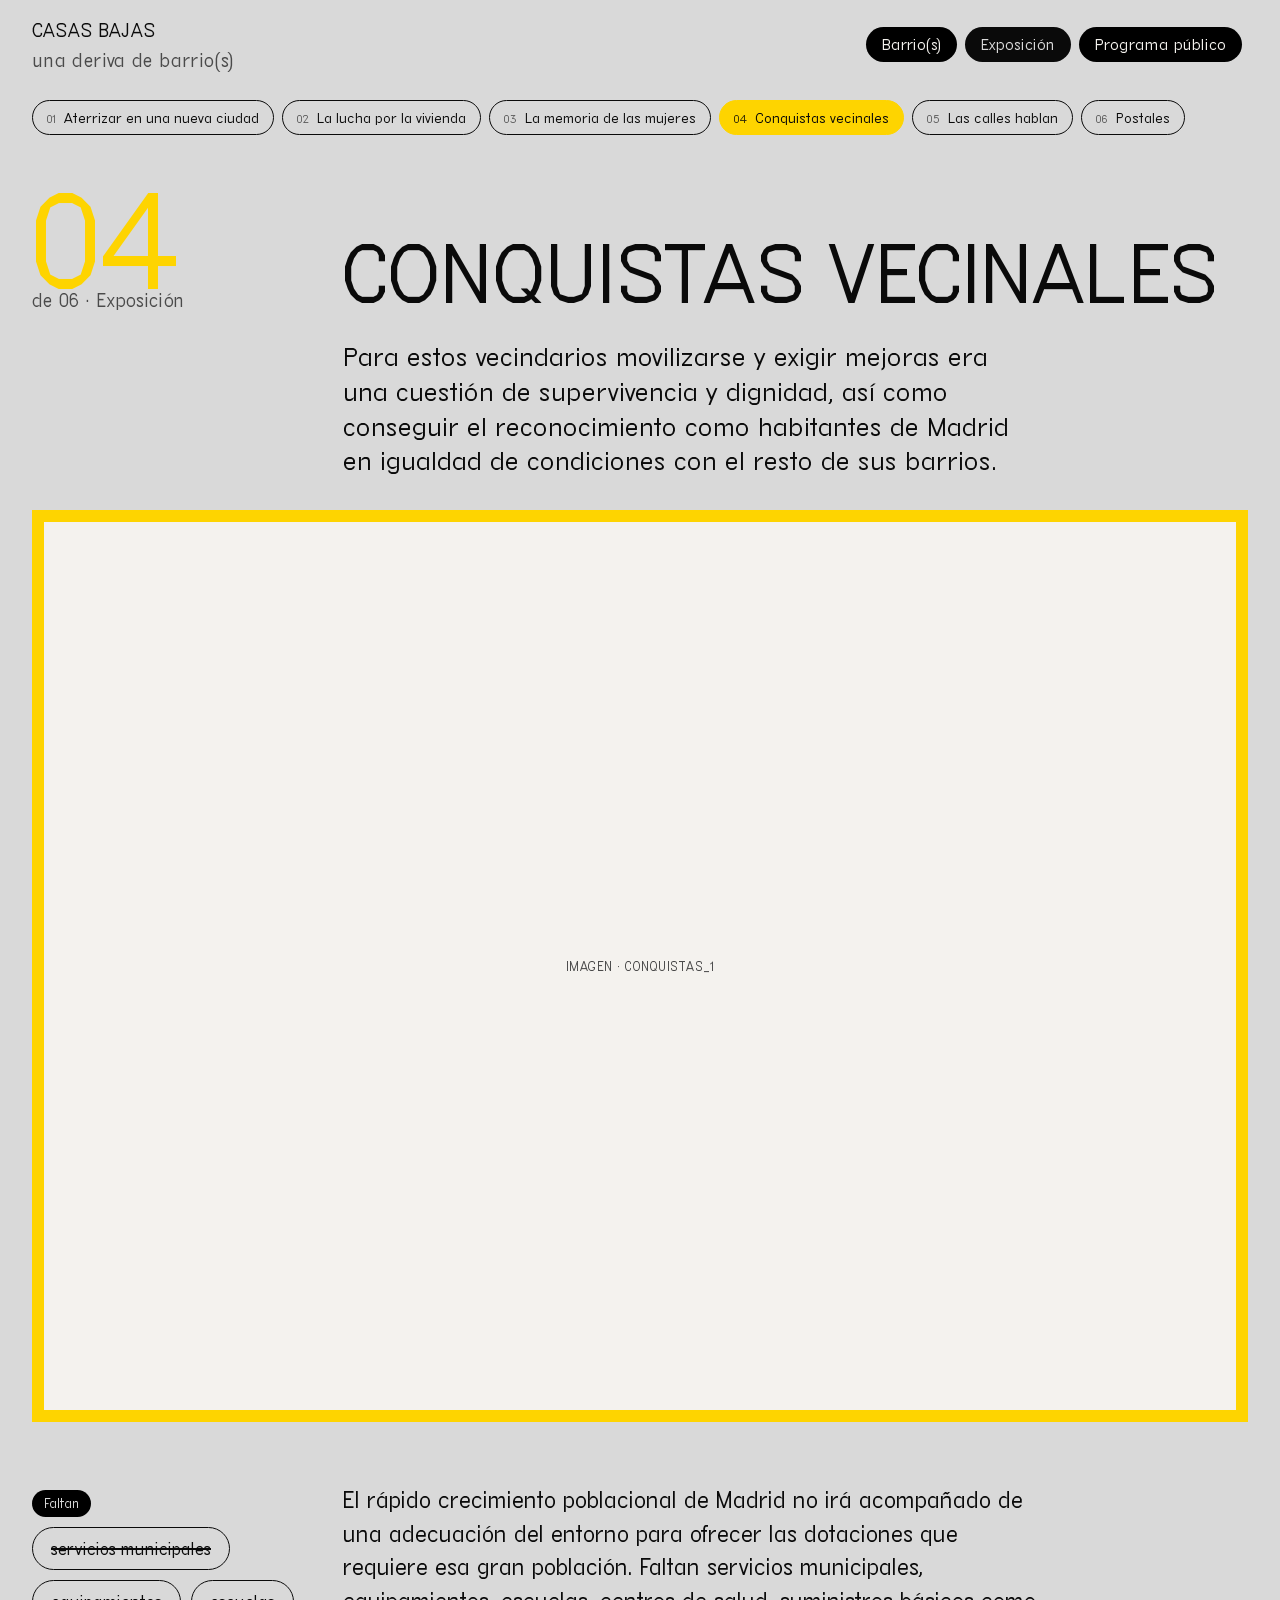
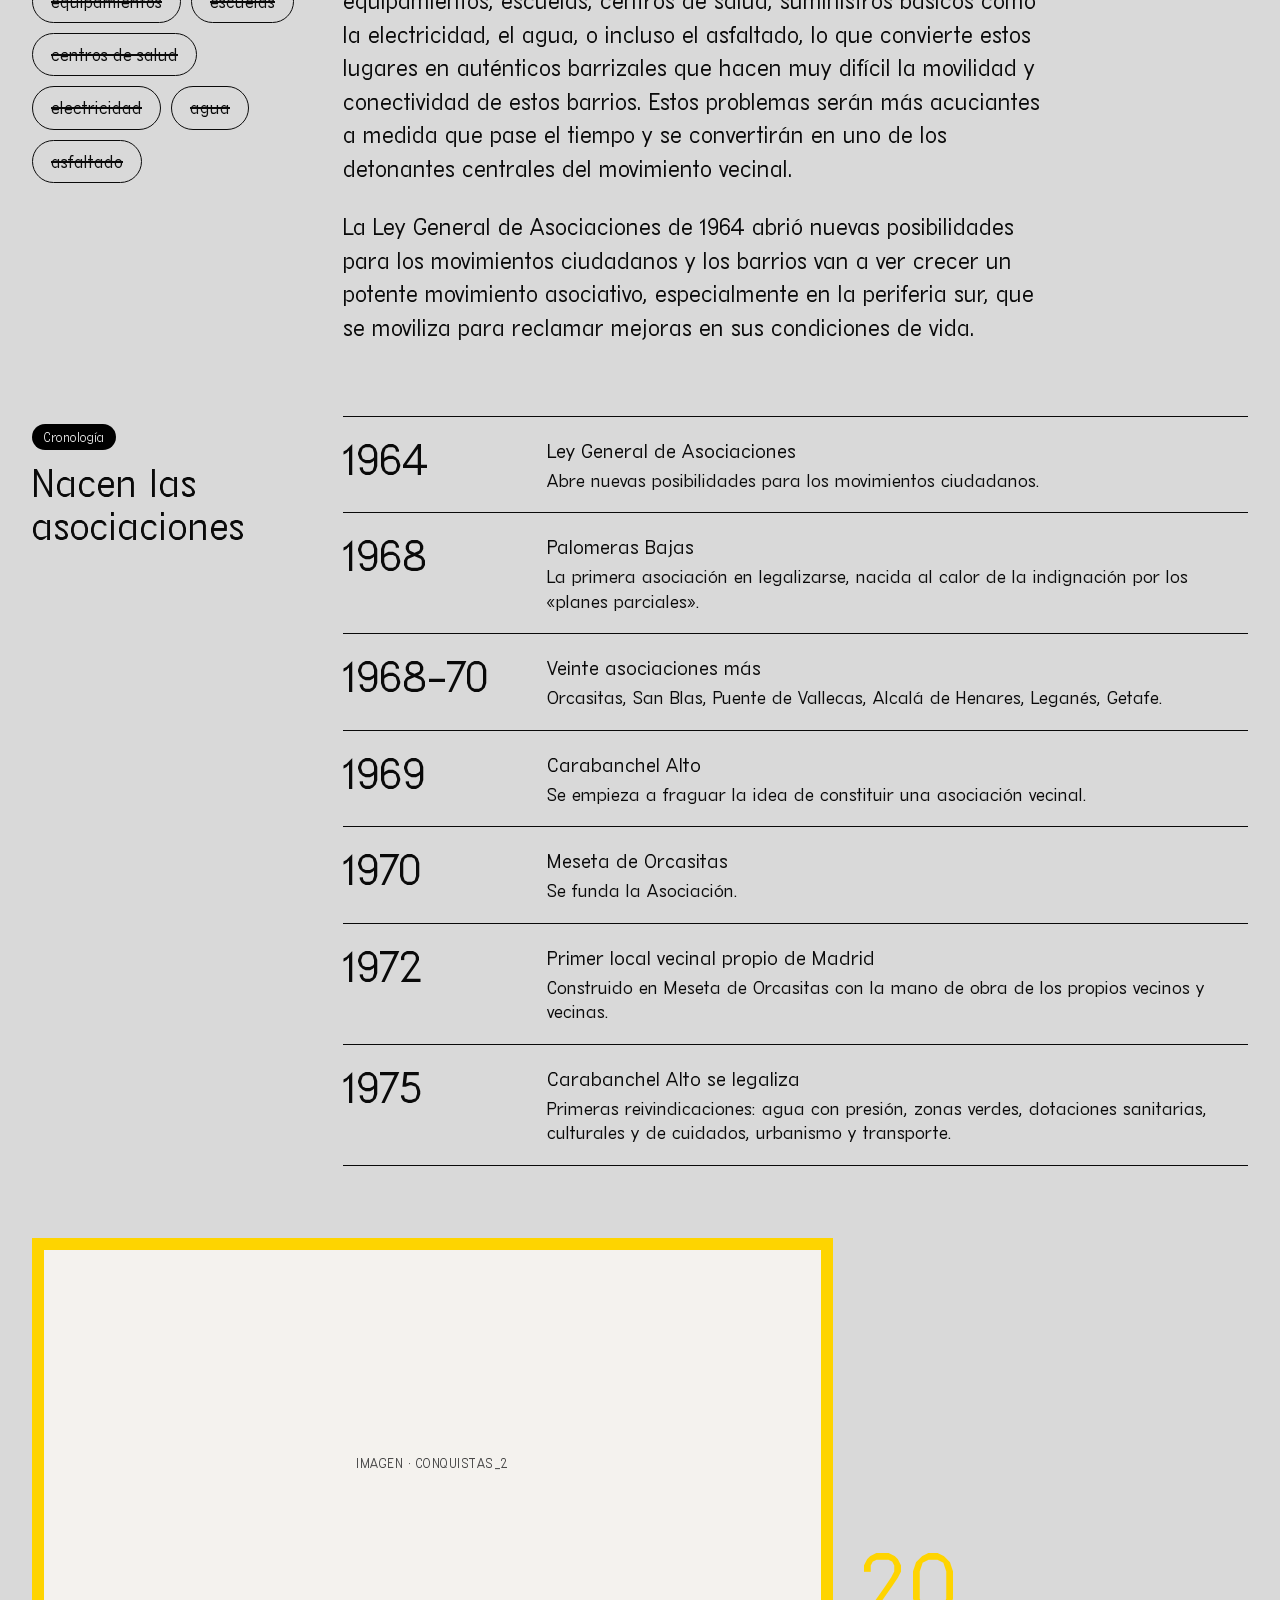
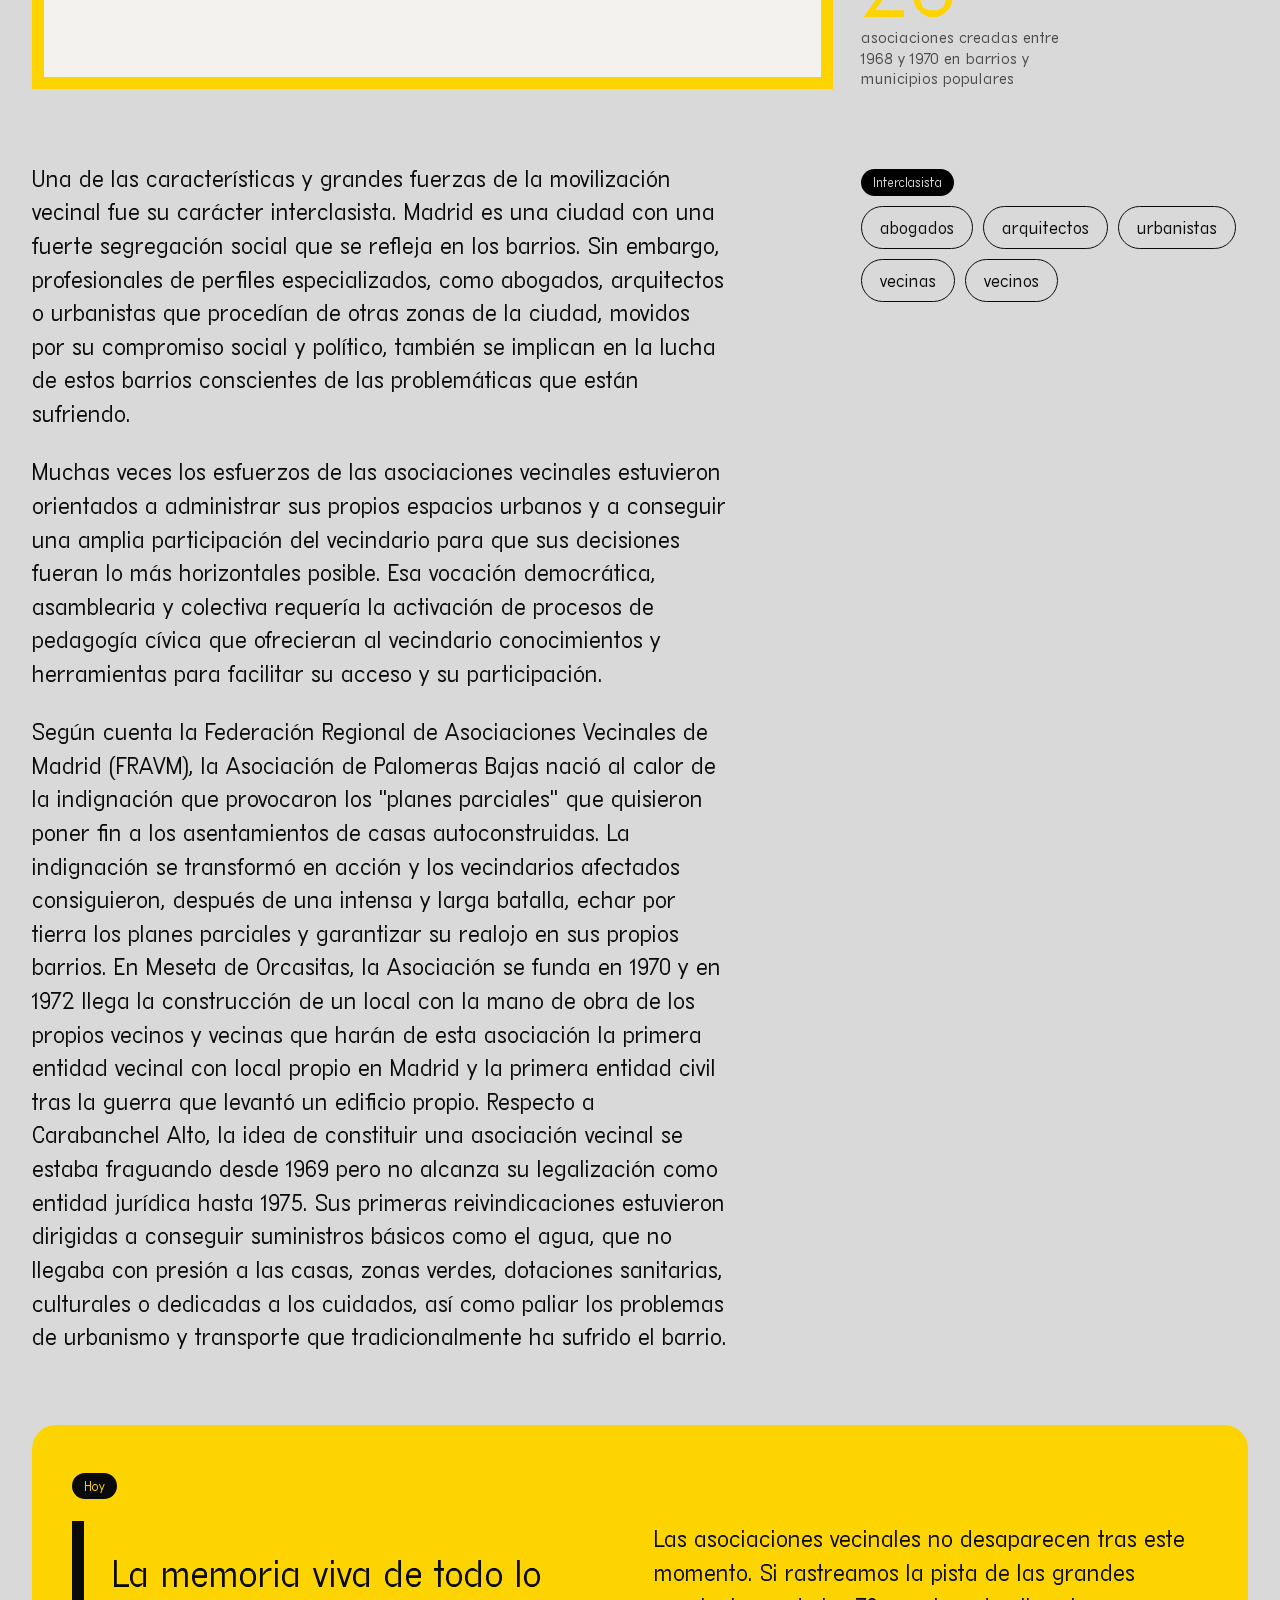
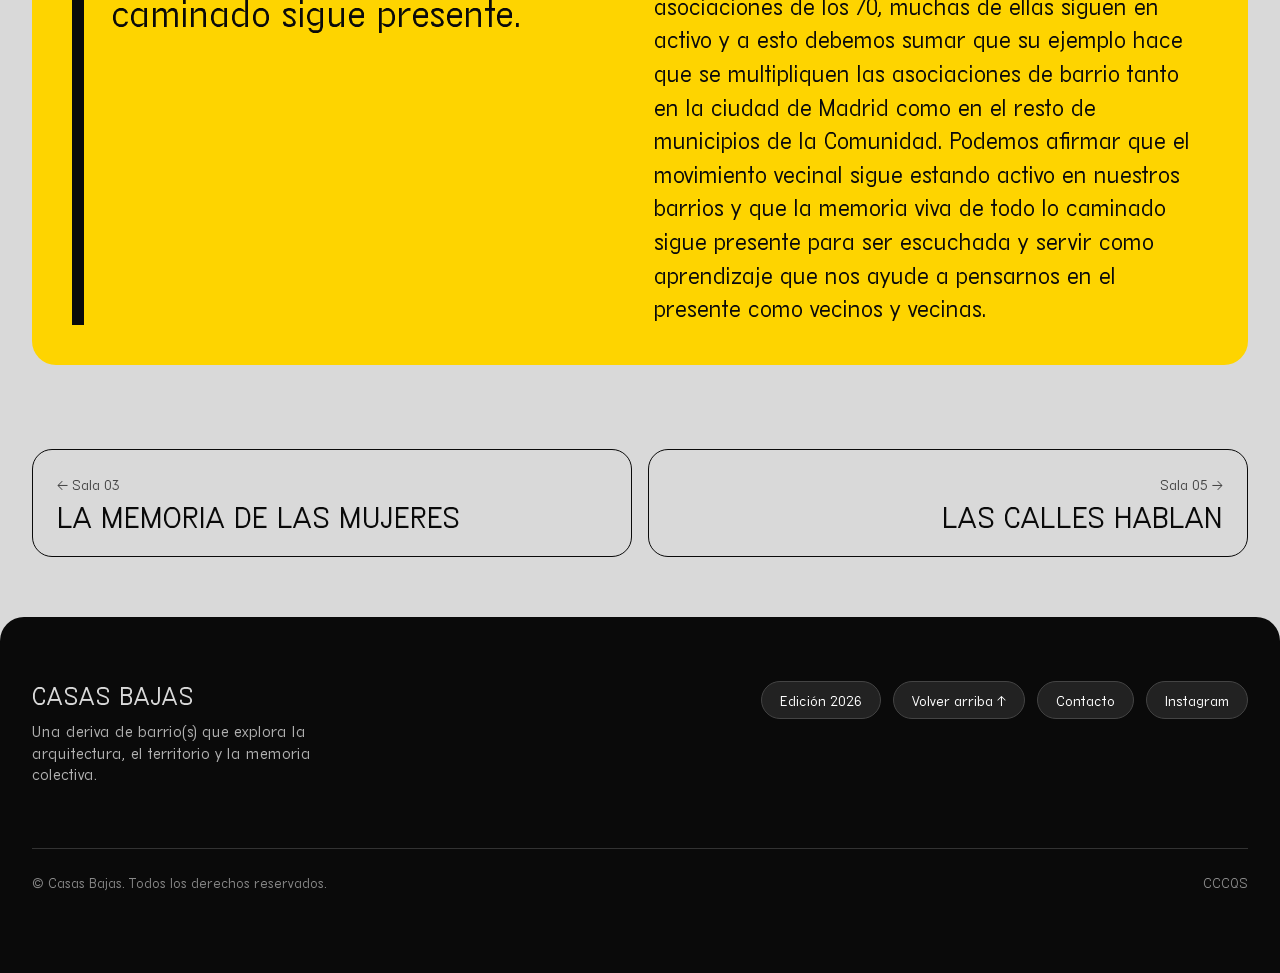
<file: conquistas-vecinales.html>
<!DOCTYPE html>
<html lang="es">
<head>
<meta charset="UTF-8">
<meta name="viewport" content="width=device-width, initial-scale=1.0">
<title>Conquistas vecinales · Casas Bajas</title>
<link rel="stylesheet" href="styles.css">
<link rel="stylesheet" href="salas.css">
</head>
<body class="page-exposicion sala-4">

<header class="site-header">
  <a class="brand" href="index.html">CASAS BAJAS<span>una deriva de barrio(s)</span></a>
  <nav class="main-nav" id="main-nav">
    <a href="barrios.html">Barrio(s)</a>
    <a href="exposicion.html" aria-current="page">Exposición</a>
    <a href="programa.html">Programa público</a>
  </nav>
  <button class="nav-toggle" aria-label="Abrir menú" aria-expanded="false">
    <svg width="22" height="16" viewBox="0 0 22 16" fill="none" xmlns="http://www.w3.org/2000/svg">
      <path d="M0 1H22M0 8H22M0 15H22" stroke="#0A0A0A" stroke-width="1.4"/>
    </svg>
  </button>
</header>

<nav aria-label="Salas de la exposición">
  <ol class="sala-index">
    <li><a href="aterrizar.html"><span class="n">01</span>Aterrizar en una nueva ciudad</a></li>
    <li><a href="lucha-vivienda.html"><span class="n">02</span>La lucha por la vivienda</a></li>
    <li><a href="memoria-mujeres.html"><span class="n">03</span>La memoria de las mujeres</a></li>
    <li><a href="conquistas-vecinales.html" aria-current="page"><span class="n">04</span>Conquistas vecinales</a></li>
    <li><a href="calles-hablan.html"><span class="n">05</span>Las calles hablan</a></li>
    <li><a href="postales.html"><span class="n">06</span>Postales</a></li>
  </ol>
</nav>

<main id="inicio">

  <section class="grid sala-hero">
    <div class="page-mark">04<span class="of">de 06 · Exposición</span></div>
    <h1>Conquistas vecinales</h1>
    <p class="lede">Para estos vecindarios movilizarse y exigir mejoras era una cuestión de supervivencia y dignidad, así como conseguir el reconocimiento como habitantes de Madrid en igualdad de condiciones con el resto de sus barrios.</p>
    <figure class="img-frame ph-3 is-empty" data-label="IMAGEN · CONQUISTAS_1">
      <!-- <img src="images/CONQUISTAS_1.jpg" alt=""> -->
    </figure>
  </section>

  <section class="grid reading">
    <aside class="aside">
      <span class="eyebrow">Faltan</span>
      <ul class="chips struck">
        <li>servicios municipales</li><li>equipamientos</li><li>escuelas</li><li>centros de salud</li><li>electricidad</li><li>agua</li><li>asfaltado</li>
      </ul>
    </aside>
    <div class="sala-text">
      <p>El rápido crecimiento poblacional de Madrid no irá acompañado de una adecuación del entorno para ofrecer las dotaciones que requiere esa gran población. Faltan servicios municipales, equipamientos, escuelas, centros de salud, suministros básicos como la electricidad, el agua, o incluso el asfaltado, lo que convierte estos lugares en auténticos barrizales que hacen muy difícil la movilidad y conectividad de estos barrios. Estos problemas serán más acuciantes a medida que pase el tiempo y se convertirán en uno de los detonantes centrales del movimiento vecinal.</p>
<p>La Ley General de Asociaciones de 1964 abrió nuevas posibilidades para los movimientos ciudadanos y los barrios van a ver crecer un potente movimiento asociativo, especialmente en la periferia sur, que se moviliza para reclamar mejoras en sus condiciones de vida.</p>
    </div>
  </section>

  <section class="grid">
    <div style="grid-column: 1 / 4;">
      <span class="eyebrow">Cronología</span>
      <h2>Nacen las asociaciones</h2>
    </div>
    <ol class="timeline" style="grid-column: 4 / 13;">
      <li><span class="year">1964</span><span class="what"><strong>Ley General de Asociaciones</strong>Abre nuevas posibilidades para los movimientos ciudadanos.</span></li>
      <li><span class="year">1968</span><span class="what"><strong>Palomeras Bajas</strong>La primera asociación en legalizarse, nacida al calor de la indignación por los «planes parciales».</span></li>
      <li><span class="year">1968–70</span><span class="what"><strong>Veinte asociaciones más</strong>Orcasitas, San Blas, Puente de Vallecas, Alcalá de Henares, Leganés, Getafe.</span></li>
      <li><span class="year">1969</span><span class="what"><strong>Carabanchel Alto</strong>Se empieza a fraguar la idea de constituir una asociación vecinal.</span></li>
      <li><span class="year">1970</span><span class="what"><strong>Meseta de Orcasitas</strong>Se funda la Asociación.</span></li>
      <li><span class="year">1972</span><span class="what"><strong>Primer local vecinal propio de Madrid</strong>Construido en Meseta de Orcasitas con la mano de obra de los propios vecinos y vecinas.</span></li>
      <li><span class="year">1975</span><span class="what"><strong>Carabanchel Alto se legaliza</strong>Primeras reivindicaciones: agua con presión, zonas verdes, dotaciones sanitarias, culturales y de cuidados, urbanismo y transporte.</span></li>
    </ol>
  </section>

  <section class="grid">
    <figure class="img-frame ph-3 is-empty wide" data-label="IMAGEN · CONQUISTAS_2" style="grid-column: 1 / 9;"><!-- <img src="images/CONQUISTAS_2.jpg" alt=""> --></figure>
    <div class="fact" style="grid-column: 9 / 13; align-self: end;"><span class="num">20</span><span class="label">asociaciones creadas entre 1968 y 1970 en barrios y municipios populares</span></div>
  </section>

  <section class="grid reading flip">
    <div class="sala-text">
      <p>Una de las características y grandes fuerzas de la movilización vecinal fue su carácter interclasista. Madrid es una ciudad con una fuerte segregación social que se refleja en los barrios. Sin embargo, profesionales de perfiles especializados, como abogados, arquitectos o urbanistas que procedían de otras zonas de la ciudad, movidos por su compromiso social y político, también se implican en la lucha de estos barrios conscientes de las problemáticas que están sufriendo.</p>
<p>Muchas veces los esfuerzos de las asociaciones vecinales estuvieron orientados a administrar sus propios espacios urbanos y a conseguir una amplia participación del vecindario para que sus decisiones fueran lo más horizontales posible. Esa vocación democrática, asamblearia y colectiva requería la activación de procesos de pedagogía cívica que ofrecieran al vecindario conocimientos y herramientas para facilitar su acceso y su participación.</p>
<p>Según cuenta la Federación Regional de Asociaciones Vecinales de Madrid (FRAVM), la Asociación de Palomeras Bajas nació al calor de la indignación que provocaron los "planes parciales" que quisieron poner fin a los asentamientos de casas autoconstruidas. La indignación se transformó en acción y los vecindarios afectados consiguieron, después de una intensa y larga batalla, echar por tierra los planes parciales y garantizar su realojo en sus propios barrios. En Meseta de Orcasitas, la Asociación se funda en 1970 y en 1972 llega la construcción de un local con la mano de obra de los propios vecinos y vecinas que harán de esta asociación la primera entidad vecinal con local propio en Madrid y la primera entidad civil tras la guerra que levantó un edificio propio. Respecto a Carabanchel Alto, la idea de constituir una asociación vecinal se estaba fraguando desde 1969 pero no alcanza su legalización como entidad jurídica hasta 1975. Sus primeras reivindicaciones estuvieron dirigidas a conseguir suministros básicos como el agua, que no llegaba con presión a las casas, zonas verdes, dotaciones sanitarias, culturales o dedicadas a los cuidados, así como paliar los problemas de urbanismo y transporte que tradicionalmente ha sufrido el barrio.</p>
    </div>
    <aside class="aside">
      <span class="eyebrow">Interclasista</span>
      <ul class="chips"><li>abogados</li><li>arquitectos</li><li>urbanistas</li><li>vecinas</li><li>vecinos</li></ul>
    </aside>
  </section>

  <section>
    <div class="band">
      <span class="eyebrow">Hoy</span>
      <div class="grid" style="margin-top: 12px;">
        <p class="big-quote" style="grid-column: 1 / 7; border-color: var(--accent-ink); color: inherit; font-size: clamp(1.5rem, 2.8vw, 2.2rem);">La memoria viva de todo lo caminado sigue presente.</p>
        <div class="sala-text" style="grid-column: 7 / 13;">
          <p>Las asociaciones vecinales no desaparecen tras este momento. Si rastreamos la pista de las grandes asociaciones de los 70, muchas de ellas siguen en activo y a esto debemos sumar que su ejemplo hace que se multipliquen las asociaciones de barrio tanto en la ciudad de Madrid como en el resto de municipios de la Comunidad. Podemos afirmar que el movimiento vecinal sigue estando activo en nuestros barrios y que la memoria viva de todo lo caminado sigue presente para ser escuchada y servir como aprendizaje que nos ayude a pensarnos en el presente como vecinos y vecinas.</p>
        </div>
      </div>
    </div>
  </section>

  <nav class="sala-pager" aria-label="Sala anterior y siguiente">
    <a class="prev" href="memoria-mujeres.html"><span class="dir">← Sala 03</span><span class="t">La memoria de las mujeres</span></a>
    <a class="next" href="calles-hablan.html"><span class="dir">Sala 05 →</span><span class="t">Las calles hablan</span></a>
  </nav>
</main>

<footer>
  <div class="wrap">
    <div class="footer-brand">
      <h3>CASAS BAJAS</h3>
      <p>Una deriva de barrio(s) que explora la arquitectura, el territorio y la memoria colectiva.</p>
    </div>
    <div class="footer-nav">
      <span class="footer-badge">Edición 2026</span>
      <a href="#inicio">Volver arriba ↑</a>
      <a href="mailto:contacto@casasbajas.org">Contacto</a>
      <a href="https://instagram.com" target="_blank">Instagram</a>
    </div>
    <div class="footer-bottom">
      <span>© Casas Bajas. Todos los derechos reservados.</span>
      <span>CCCQS</span>
    </div>
  </div>
</footer>

<script src="script.js"></script>
</body>
</html>
</file>
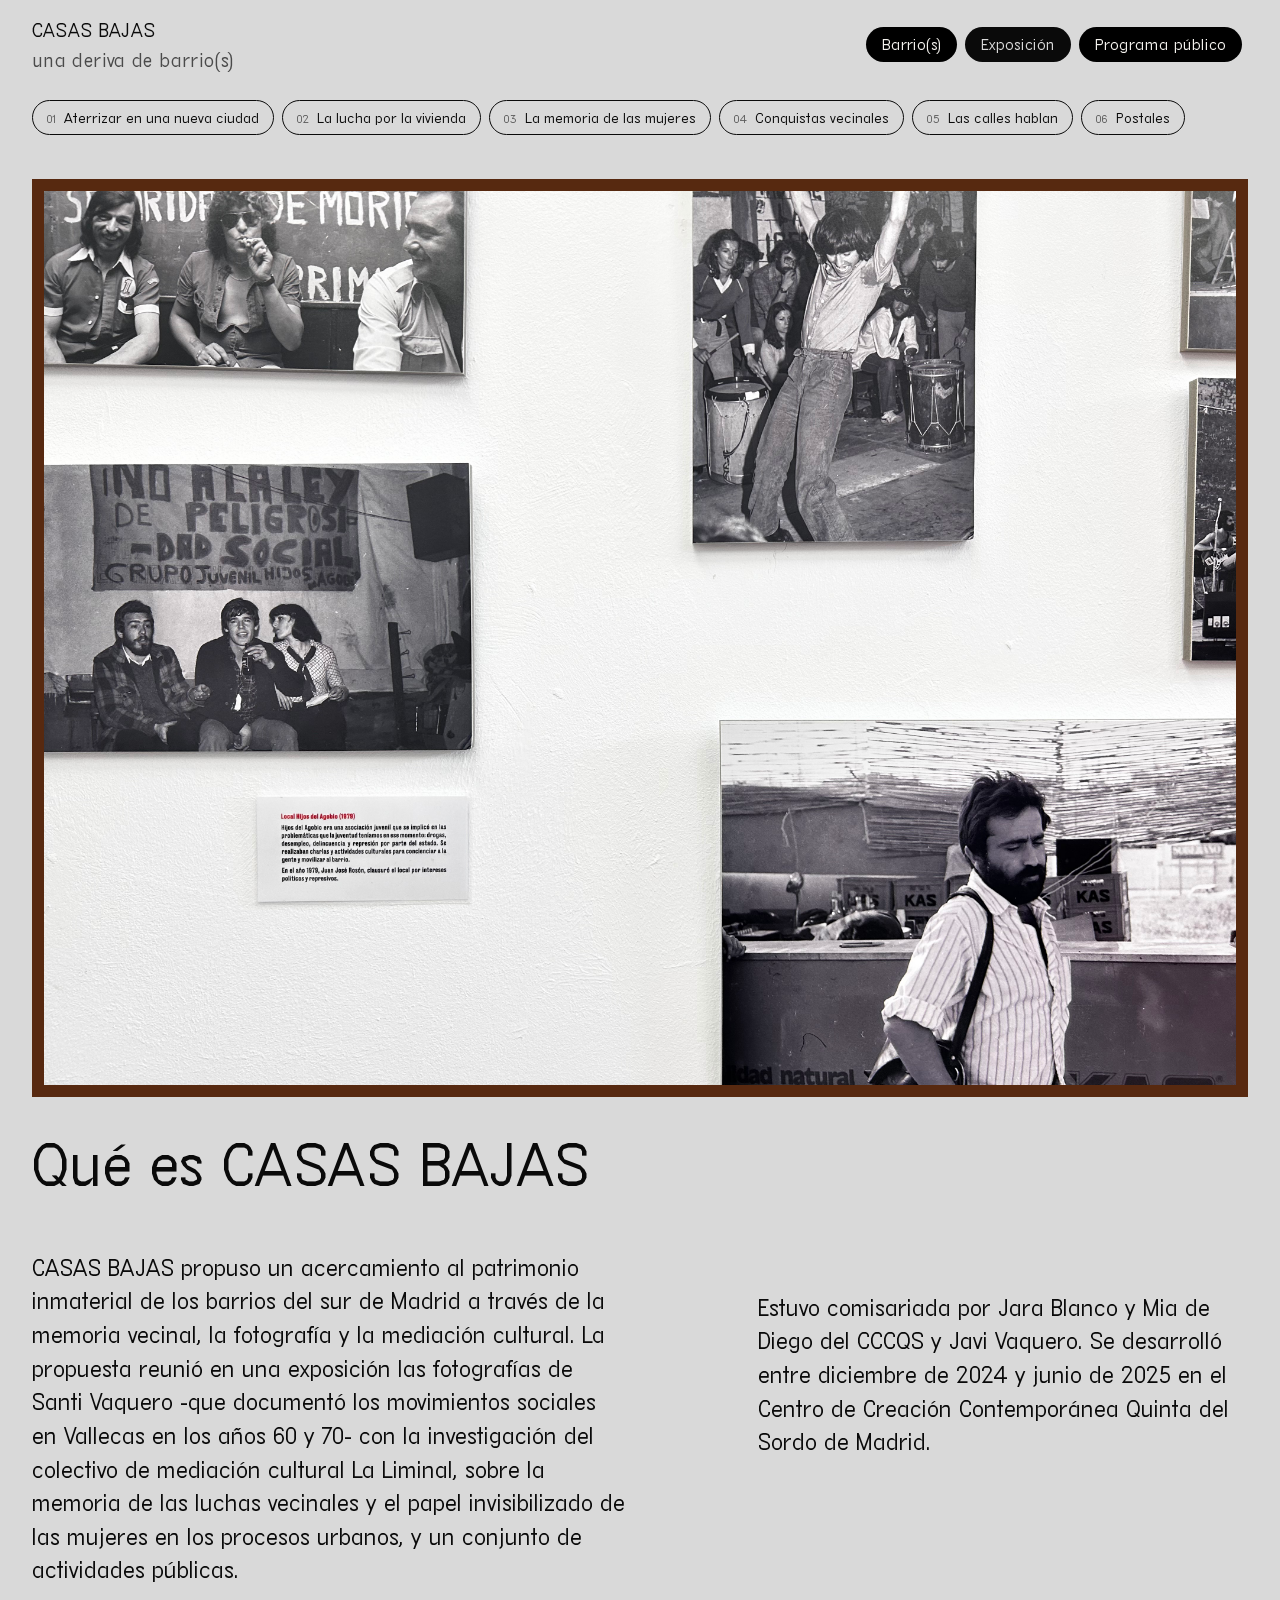
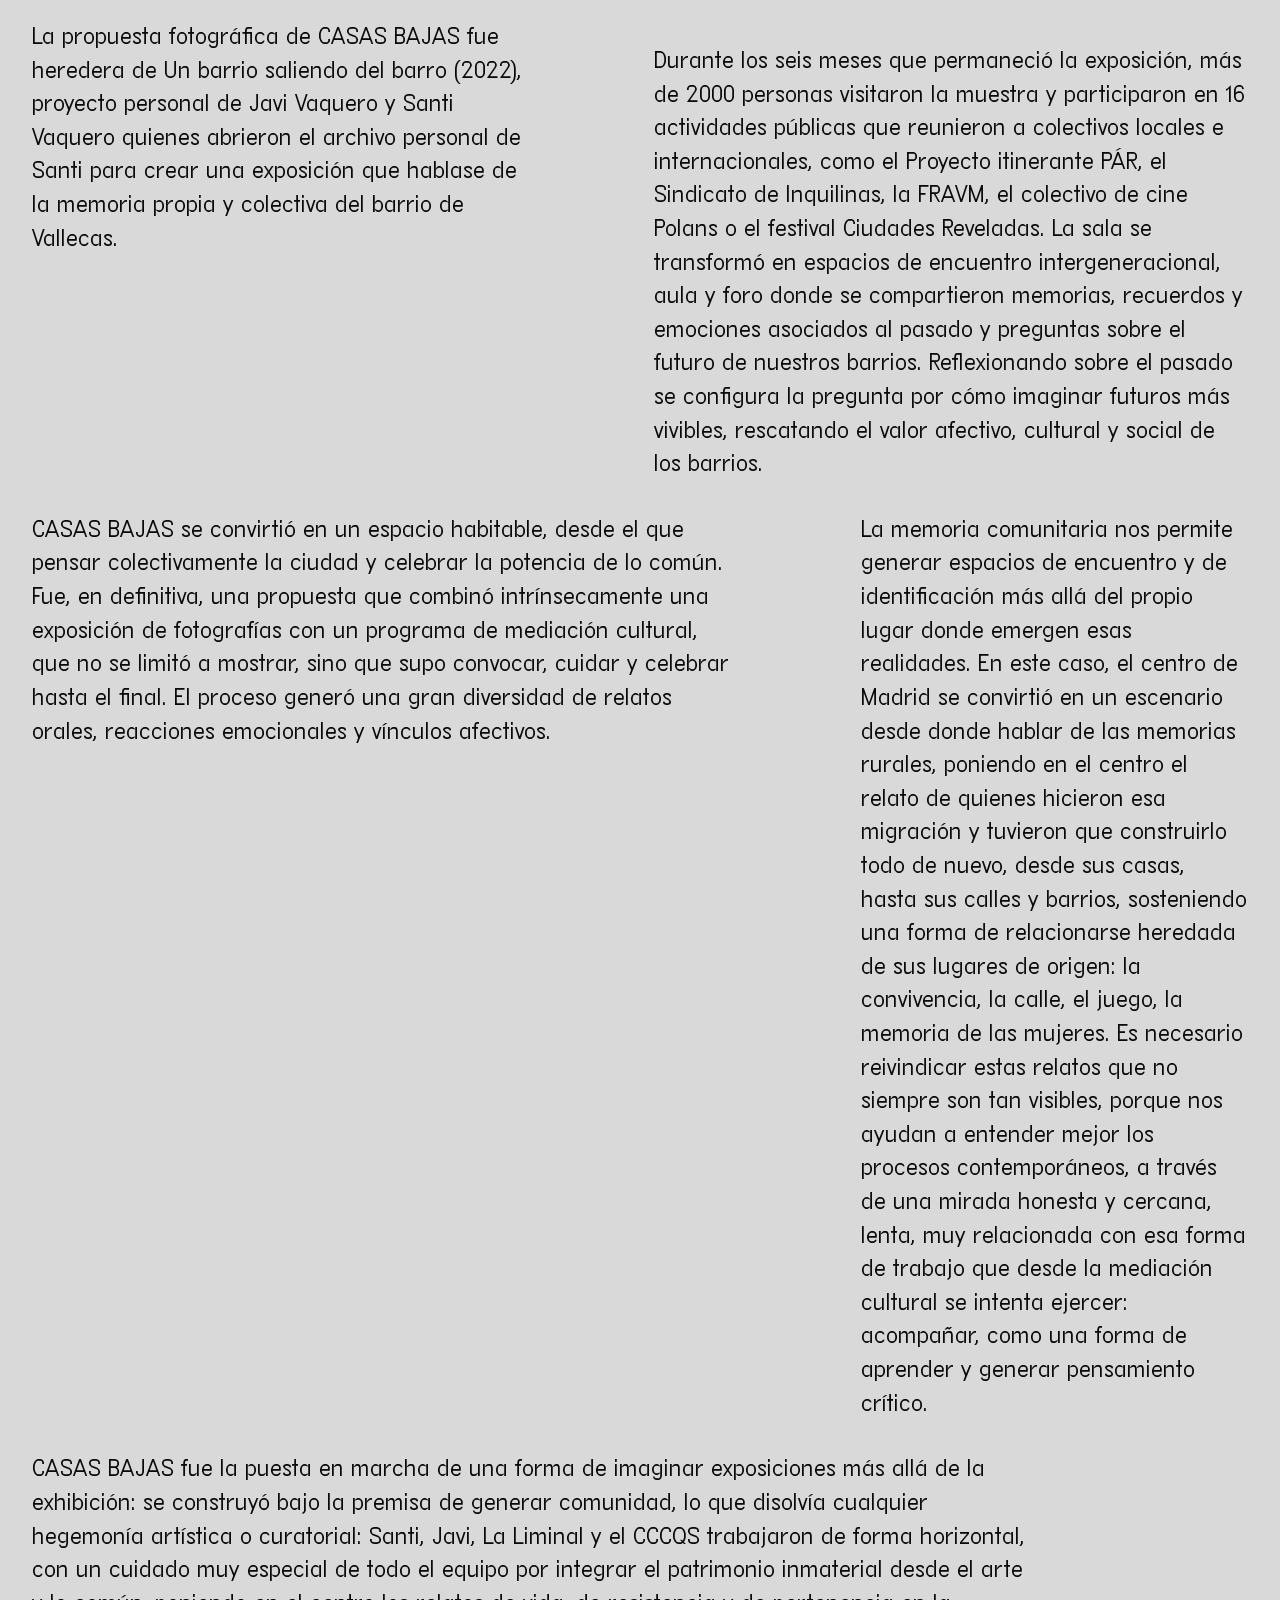
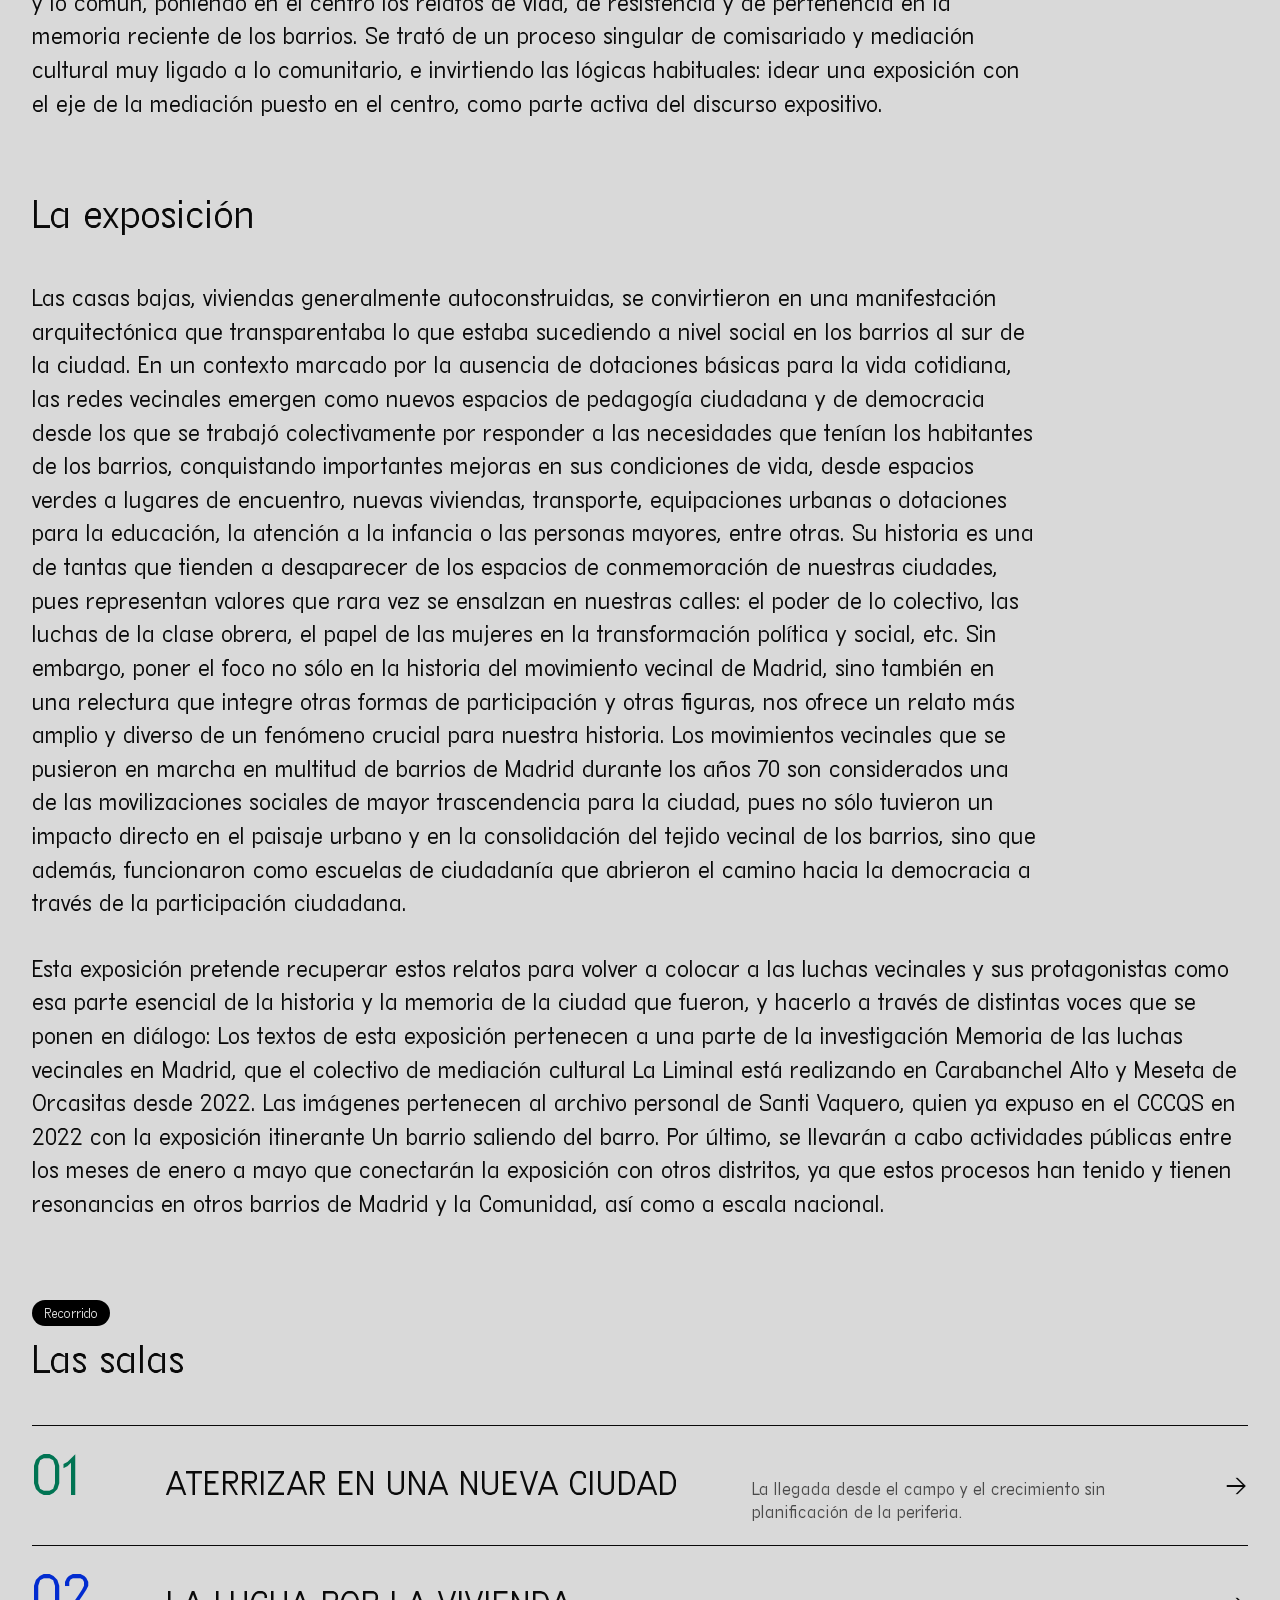
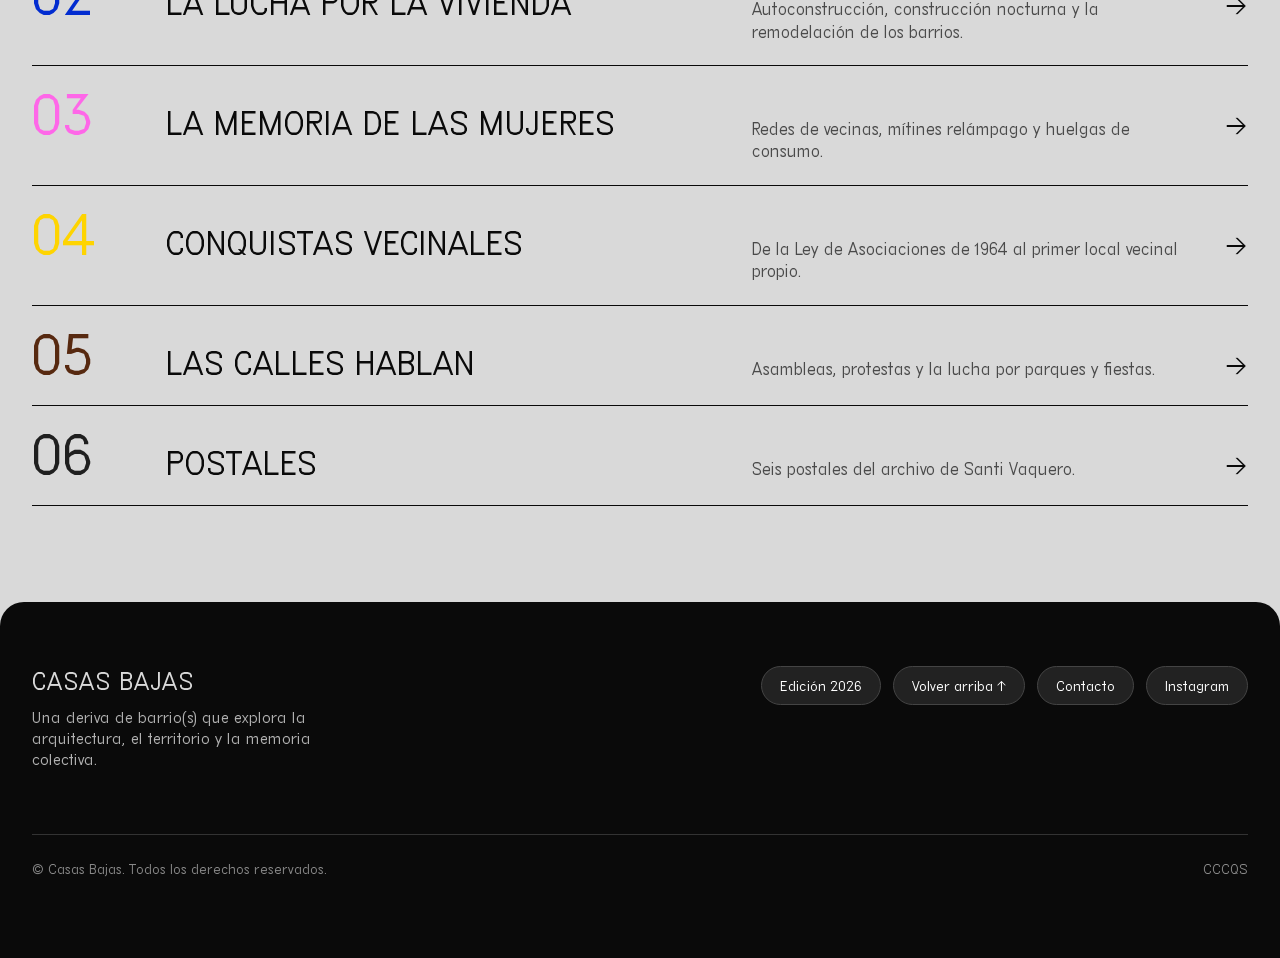
<file: exposicion.html>
<!DOCTYPE html>
<html lang="es">
<head>
<meta charset="UTF-8">
<meta name="viewport" content="width=device-width, initial-scale=1.0">
<title>Qué es Casas Bajas</title>
<link rel="stylesheet" href="styles.css">
<link rel="stylesheet" href="salas.css">
</head>
<body class="page-exposicion">

<header class="site-header">
  <a class="brand" href="index.html">CASAS BAJAS<span>una deriva de barrio(s)</span></a>
  <nav class="main-nav" id="main-nav">
    <a href="barrios.html">Barrio(s)</a>
    <a href="exposicion.html" aria-current="page">Exposición</a>
    <a href="programa.html">Programa público</a>
  </nav>
  <button class="nav-toggle" aria-label="Abrir menú" aria-expanded="false">
    <svg width="22" height="16" viewBox="0 0 22 16" fill="none" xmlns="http://www.w3.org/2000/svg">
      <path d="M0 1H22M0 8H22M0 15H22" stroke="#0A0A0A" stroke-width="1.4"/>
    </svg>
  </button>
</header>

<nav aria-label="Salas de la exposición">
  <ol class="sala-index">
    <li><a href="aterrizar.html"><span class="n">01</span>Aterrizar en una nueva ciudad</a></li>
    <li><a href="lucha-vivienda.html"><span class="n">02</span>La lucha por la vivienda</a></li>
    <li><a href="memoria-mujeres.html"><span class="n">03</span>La memoria de las mujeres</a></li>
    <li><a href="conquistas-vecinales.html"><span class="n">04</span>Conquistas vecinales</a></li>
    <li><a href="calles-hablan.html"><span class="n">05</span>Las calles hablan</a></li>
    <li><a href="postales.html"><span class="n">06</span>Postales</a></li>
  </ol>
</nav>

<main id="inicio">

  <section class="grid-section">
    <div class="grid">
      <figure class="img-frame ph-4" style="grid-column: 1 / 13;">
        <img src="images/DETALLE_EXPO1.jpeg" alt="DETALLE_EXPO1">
        <figcaption>DETALLE_EXPO1</figcaption>
      </figure>

      <h1 style="grid-column: 1 / 8;">Qué es CASAS BAJAS</h1>

      <div class="text-block" style="grid-column: 1 / 7; max-width: none;">
        <p>CASAS BAJAS propuso un acercamiento al patrimonio inmaterial de los barrios del sur de Madrid a través de la memoria vecinal, la fotografía y la mediación cultural. La propuesta reunió en una exposición las fotografías de Santi Vaquero -que documentó los movimientos sociales en Vallecas en los años 60 y 70- con la investigación del colectivo de mediación cultural La Liminal, sobre la memoria de las luchas vecinales y el papel invisibilizado de las mujeres en los procesos urbanos, y un conjunto de actividades públicas.</p>
      </div>

      <div class="text-block" style="grid-column: 8 / 13; max-width: none; margin-top: 40px;">
        <p>Estuvo comisariada por Jara Blanco y Mia de Diego del CCCQS y Javi Vaquero. Se desarrolló entre diciembre de 2024 y junio de 2025 en el Centro de Creación Contemporánea Quinta del Sordo de Madrid.</p>
      </div>

      <div class="text-block" style="grid-column: 1 / 6; max-width: none;">
        <p>La propuesta fotográfica de CASAS BAJAS fue heredera de Un barrio saliendo del barro (2022), proyecto personal de Javi Vaquero y Santi Vaquero quienes abrieron el archivo personal de Santi para crear una exposición que hablase de la memoria propia y colectiva del barrio de Vallecas.</p>
      </div>

      <div class="text-block" style="grid-column: 7 / 13; max-width: none; margin-top: 24px;">
        <p>Durante los seis meses que permaneció la exposición, más de 2000 personas visitaron la muestra y participaron en 16 actividades públicas que reunieron a colectivos locales e internacionales, como el Proyecto itinerante PÁR, el Sindicato de Inquilinas, la FRAVM, el colectivo de cine Polans o el festival Ciudades Reveladas. La sala se transformó en espacios de encuentro intergeneracional, aula y foro donde se compartieron memorias, recuerdos y emociones asociados al pasado y preguntas sobre el futuro de nuestros barrios. Reflexionando sobre el pasado se configura la pregunta por cómo imaginar futuros más vivibles, rescatando el valor afectivo, cultural y social de los barrios.</p>
      </div>

      <div class="text-block" style="grid-column: 1 / 8; max-width: none;">
        <p>CASAS BAJAS se convirtió en un espacio habitable, desde el que pensar colectivamente la ciudad y celebrar la potencia de lo común. Fue, en definitiva, una propuesta que combinó intrínsecamente una exposición de fotografías con un programa de mediación cultural, que no se limitó a mostrar, sino que supo convocar, cuidar y celebrar hasta el final. El proceso generó una gran diversidad de relatos orales, reacciones emocionales y vínculos afectivos.</p>
      </div>

      <div class="text-block" style="grid-column: 9 / 13; max-width: none;">
        <p>La memoria comunitaria nos permite generar espacios de encuentro y de identificación más allá del propio lugar donde emergen esas realidades. En este caso, el centro de Madrid se convirtió en un escenario desde donde hablar de las memorias rurales, poniendo en el centro el relato de quienes hicieron esa migración y tuvieron que construirlo todo de nuevo, desde sus casas, hasta sus calles y barrios, sosteniendo una forma de relacionarse heredada de sus lugares de origen: la convivencia, la calle, el juego, la memoria de las mujeres. Es necesario reivindicar estas relatos que no siempre son tan visibles, porque nos ayudan a entender mejor los procesos contemporáneos, a través de una mirada honesta y cercana, lenta, muy relacionada con esa forma de trabajo que desde la mediación cultural se intenta ejercer: acompañar, como una forma de aprender y generar pensamiento crítico.</p>
      </div>

      <div class="text-block" style="grid-column: 1 / 11; max-width: none;">
        <p>CASAS BAJAS fue la puesta en marcha de una forma de imaginar exposiciones más allá de la exhibición: se construyó bajo la premisa de generar comunidad, lo que disolvía cualquier hegemonía artística o curatorial: Santi, Javi, La Liminal y el CCCQS trabajaron de forma horizontal, con un cuidado muy especial de todo el equipo por integrar el patrimonio inmaterial desde el arte y lo común, poniendo en el centro los relatos de vida, de resistencia y de pertenencia en la memoria reciente de los barrios. Se trató de un proceso singular de comisariado y mediación cultural muy ligado a lo comunitario, e invirtiendo las lógicas habituales: idear una exposición con el eje de la mediación puesto en el centro, como parte activa del discurso expositivo.</p>
      </div>
    </div>
  </section>

  <section class="grid-section">
    <div class="grid">
      <h2 style="grid-column: 1 / 6;">La exposición</h2>

      <div class="text-block" style="grid-column: 1 / 11; max-width: none;">
        <p>Las casas bajas, viviendas generalmente autoconstruidas, se convirtieron en una manifestación arquitectónica que transparentaba lo que estaba sucediendo a nivel social en los barrios al sur de la ciudad. En un contexto marcado por la ausencia de dotaciones básicas para la vida cotidiana, las redes vecinales emergen como nuevos espacios de pedagogía ciudadana y de democracia desde los que se trabajó colectivamente por responder a las necesidades que tenían los habitantes de los barrios, conquistando importantes mejoras en sus condiciones de vida, desde espacios verdes a lugares de encuentro, nuevas viviendas, transporte, equipaciones urbanas o dotaciones para la educación, la atención a la infancia o las personas mayores, entre otras. Su historia es una de tantas que tienden a desaparecer de los espacios de conmemoración de nuestras ciudades, pues representan valores que rara vez se ensalzan en nuestras calles: el poder de lo colectivo, las luchas de la clase obrera, el papel de las mujeres en la transformación política y social, etc. Sin embargo, poner el foco no sólo en la historia del movimiento vecinal de Madrid, sino también en una relectura que integre otras formas de participación y otras figuras, nos ofrece  un relato más amplio y diverso de un fenómeno crucial para nuestra historia. Los movimientos vecinales que se pusieron en marcha en multitud de barrios de Madrid durante los años 70 son considerados una de las movilizaciones sociales de mayor trascendencia para la ciudad, pues no sólo tuvieron un impacto directo en el paisaje urbano y en la consolidación del tejido vecinal de los barrios, sino que además, funcionaron como escuelas de ciudadanía que abrieron el camino hacia la democracia a través de la participación ciudadana.</p>
      </div>

      <div class="text-block" style="grid-column: 1 / 13; max-width: none;">
        <p>Esta exposición pretende recuperar estos relatos para volver a colocar a las luchas vecinales y sus protagonistas como esa parte esencial de la historia y la memoria de la ciudad que fueron, y hacerlo a través de distintas voces que se ponen en diálogo: Los textos de esta exposición pertenecen a una parte de la investigación Memoria de las luchas vecinales en Madrid, que el colectivo de mediación cultural La Liminal está realizando en Carabanchel Alto y Meseta de Orcasitas desde 2022. Las imágenes pertenecen al archivo personal de Santi Vaquero, quien ya expuso en el CCCQS en 2022 con la exposición itinerante Un barrio saliendo del barro. Por último, se llevarán a cabo actividades públicas entre los meses de enero a mayo que conectarán la exposición con otros distritos, ya que estos procesos han tenido y tienen resonancias en otros barrios de Madrid y la Comunidad, así como a escala nacional.</p>
      </div>
    </div>
  </section>

  <!-- Pendiente: texto de Jara ("Cuidar, contar, compartir: aprendizajes desde CASAS BAJAS")
  <section class="grid-section">
    <div class="grid">
      <figure class="img-frame ph-2" style="grid-column: 1 / 13;">
        <img src="images/DETALLE_EXPO2.jpeg" alt="DETALLE_EXPO2">
      </figure>
      <div class="text-block" style="grid-column: 1 / 11; max-width: none;">
        <p>…</p>
      </div>
    </div>
  </section>
  -->

  <section class="grid-section">
    <div class="grid">
      <div style="grid-column: 1 / 5;">
        <span class="eyebrow">Recorrido</span>
        <h2>Las salas</h2>
      </div>
      <ol class="salas-list" style="grid-column: 1 / 13;">
        <li style="--accent: var(--swatch-1);">
          <a href="aterrizar.html">
            <span class="num">01</span>
            <span class="t">Aterrizar en una nueva ciudad</span>
            <span class="d">La llegada desde el campo y el crecimiento sin planificación de la periferia.</span>
            <span class="arrow" aria-hidden="true">→</span>
          </a>
        </li>
        <li style="--accent: var(--swatch-2);">
          <a href="lucha-vivienda.html">
            <span class="num">02</span>
            <span class="t">La lucha por la vivienda</span>
            <span class="d">Autoconstrucción, construcción nocturna y la remodelación de los barrios.</span>
            <span class="arrow" aria-hidden="true">→</span>
          </a>
        </li>
        <li style="--accent: var(--swatch-5);">
          <a href="memoria-mujeres.html">
            <span class="num">03</span>
            <span class="t">La memoria de las mujeres</span>
            <span class="d">Redes de vecinas, mítines relámpago y huelgas de consumo.</span>
            <span class="arrow" aria-hidden="true">→</span>
          </a>
        </li>
        <li style="--accent: var(--swatch-3);">
          <a href="conquistas-vecinales.html">
            <span class="num">04</span>
            <span class="t">Conquistas vecinales</span>
            <span class="d">De la Ley de Asociaciones de 1964 al primer local vecinal propio.</span>
            <span class="arrow" aria-hidden="true">→</span>
          </a>
        </li>
        <li style="--accent: var(--swatch-4);">
          <a href="calles-hablan.html">
            <span class="num">05</span>
            <span class="t">Las calles hablan</span>
            <span class="d">Asambleas, protestas y la lucha por parques y fiestas.</span>
            <span class="arrow" aria-hidden="true">→</span>
          </a>
        </li>
        <li style="--accent: var(--swatch-6);">
          <a href="postales.html">
            <span class="num">06</span>
            <span class="t">Postales</span>
            <span class="d">Seis postales del archivo de Santi Vaquero.</span>
            <span class="arrow" aria-hidden="true">→</span>
          </a>
        </li>
      </ol>
    </div>
  </section>

</main>

<footer>
  <div class="wrap">
    <div class="footer-brand">
      <h3>CASAS BAJAS</h3>
      <p>Una deriva de barrio(s) que explora la arquitectura, el territorio y la memoria colectiva.</p>
    </div>
    
    <div class="footer-nav">
      <span class="footer-badge">Edición 2026</span>
      <a href="#inicio">Volver arriba ↑</a>
      <a href="mailto:contacto@casasbajas.org">Contacto</a>
      <a href="https://instagram.com" target="_blank">Instagram</a>
    </div>

    <div class="footer-bottom">
      <span>© Casas Bajas. Todos los derechos reservados.</span>
      <span>CCCQS</span>
    </div>
  </div>
</footer>

<script src="script.js"></script>
</body>
</html>
</file>
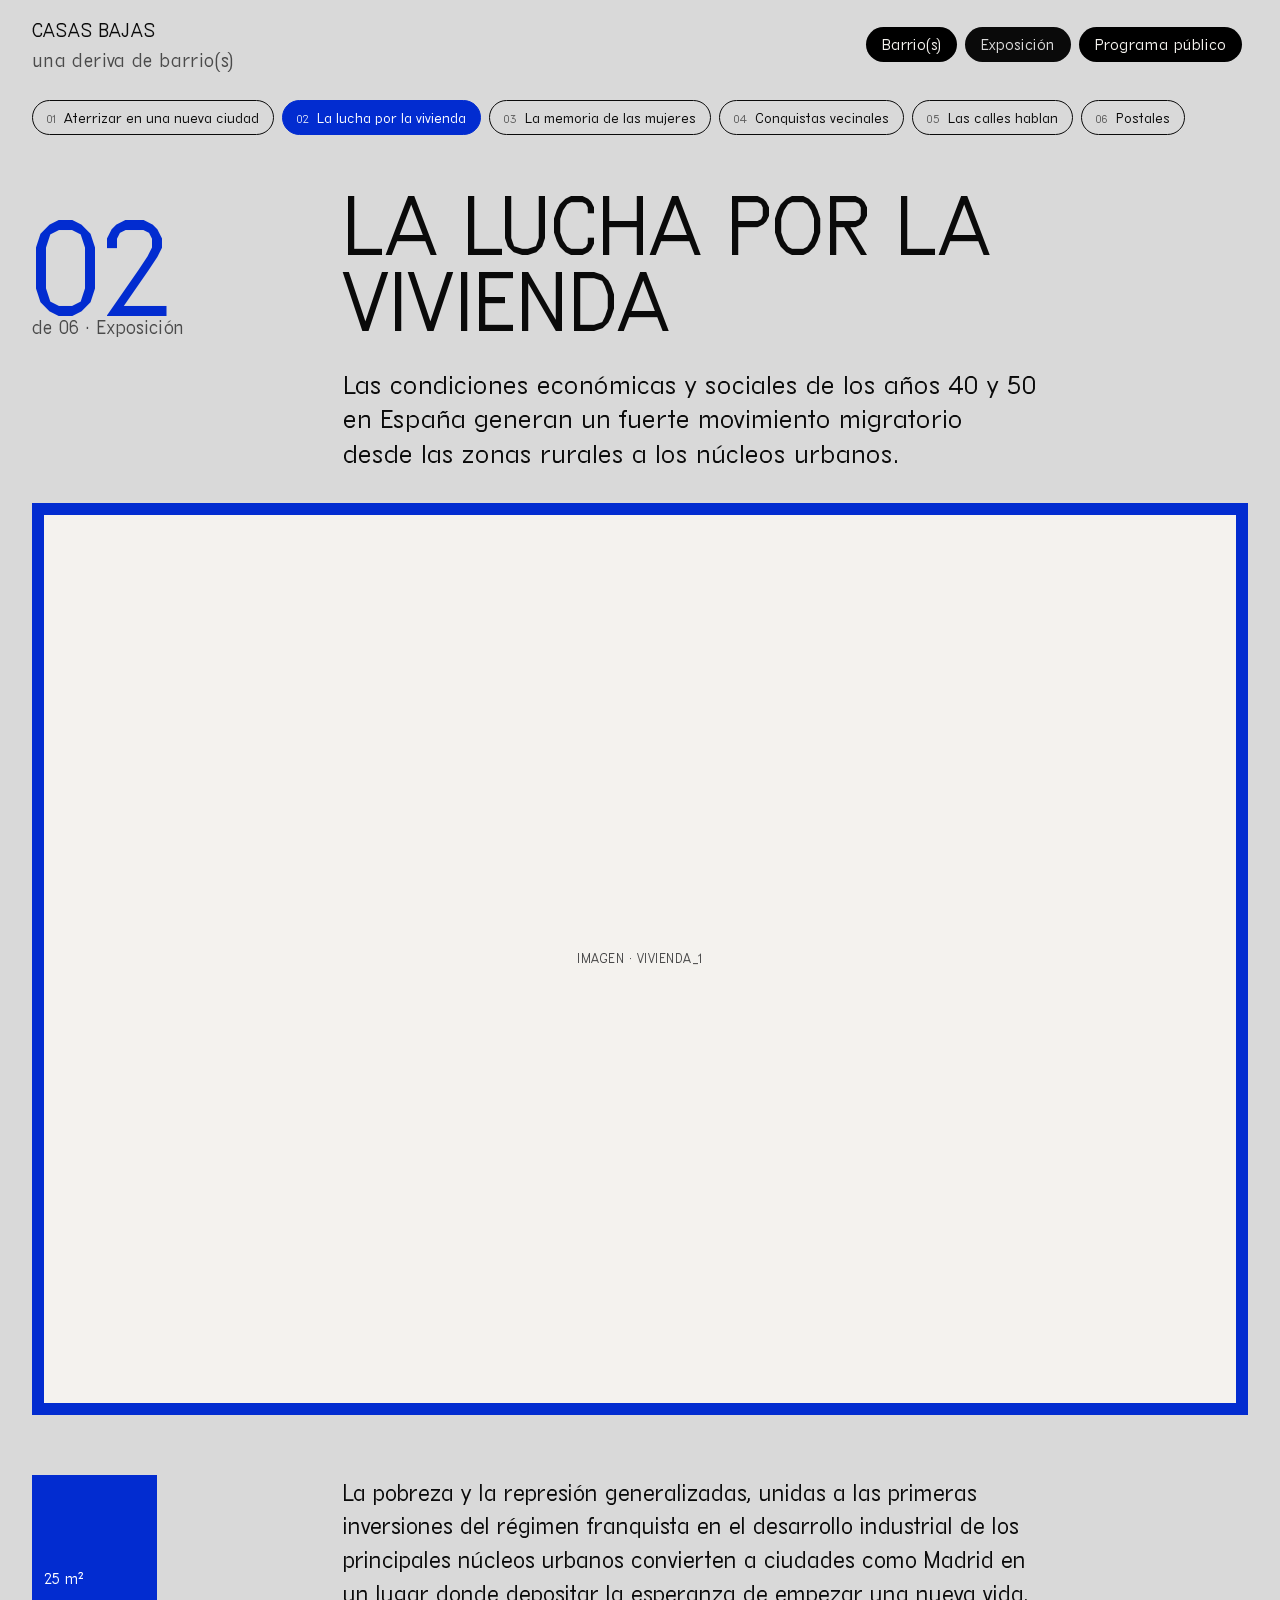
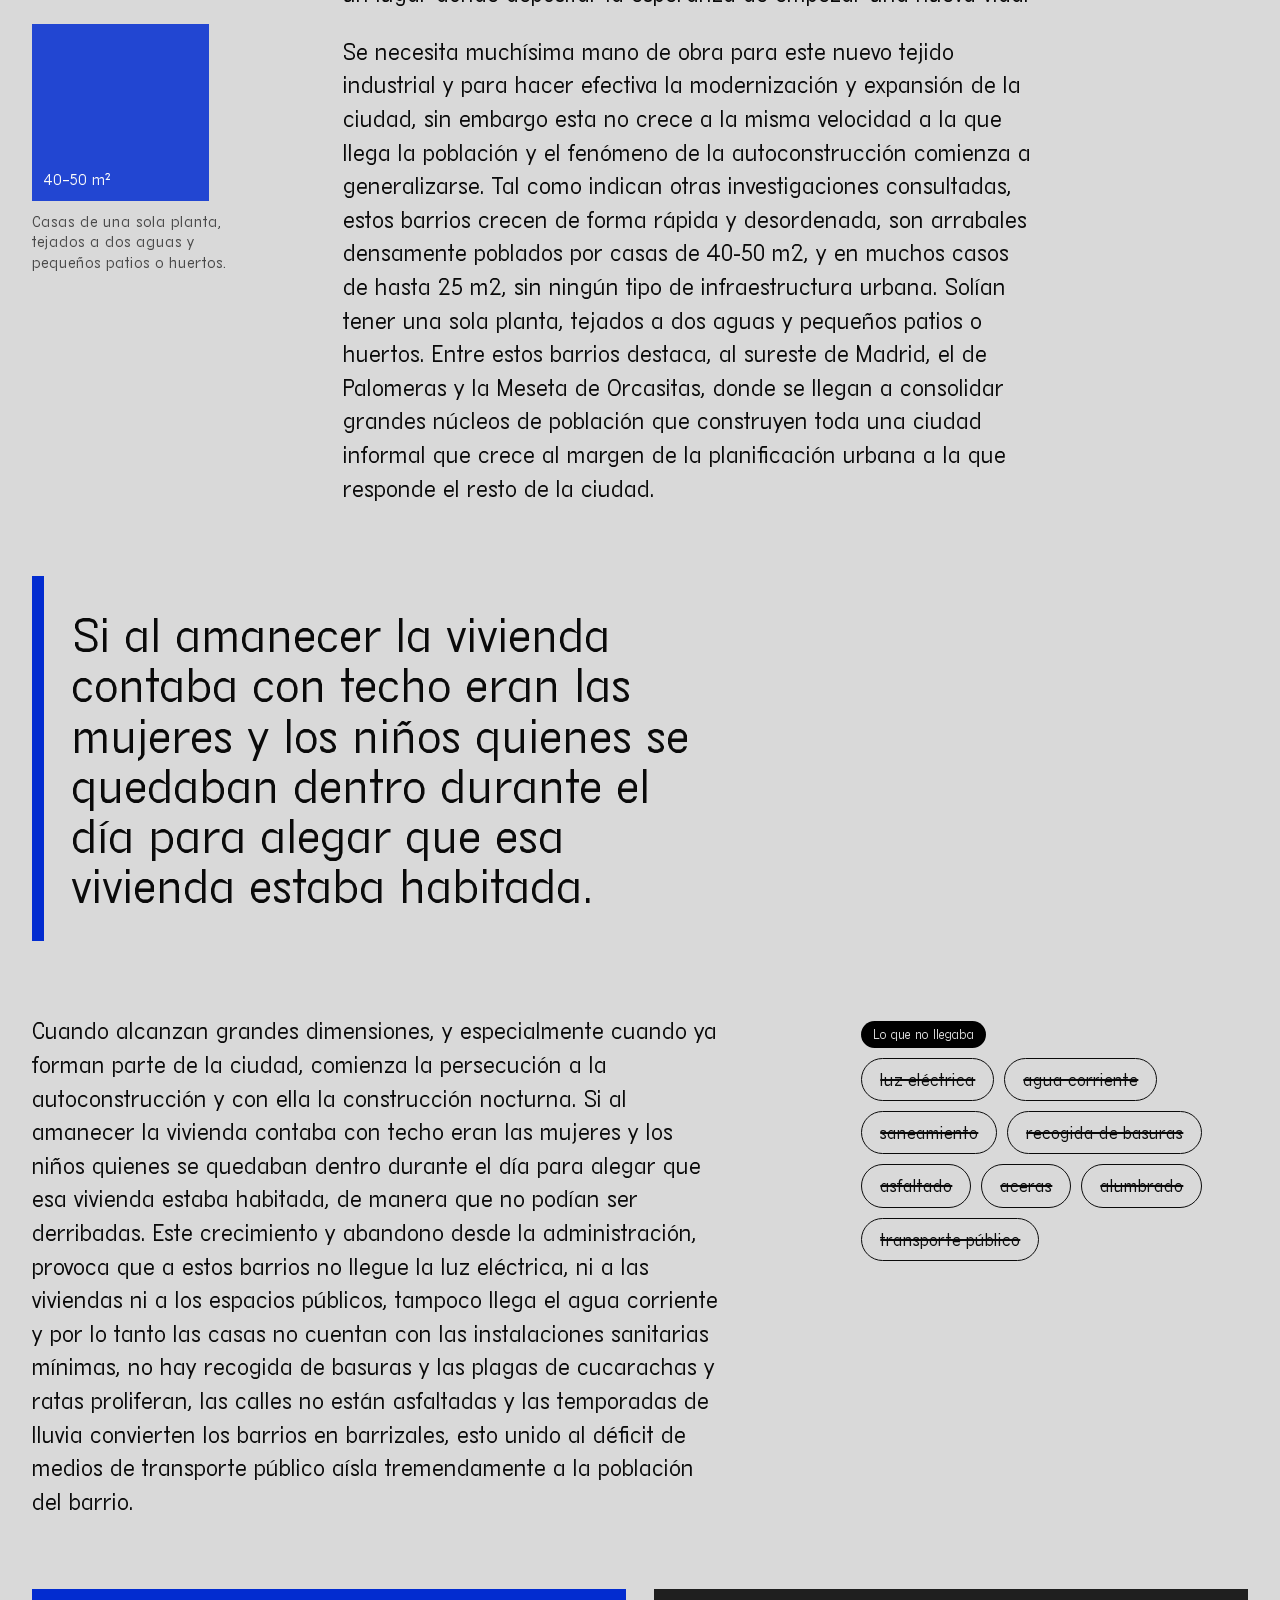
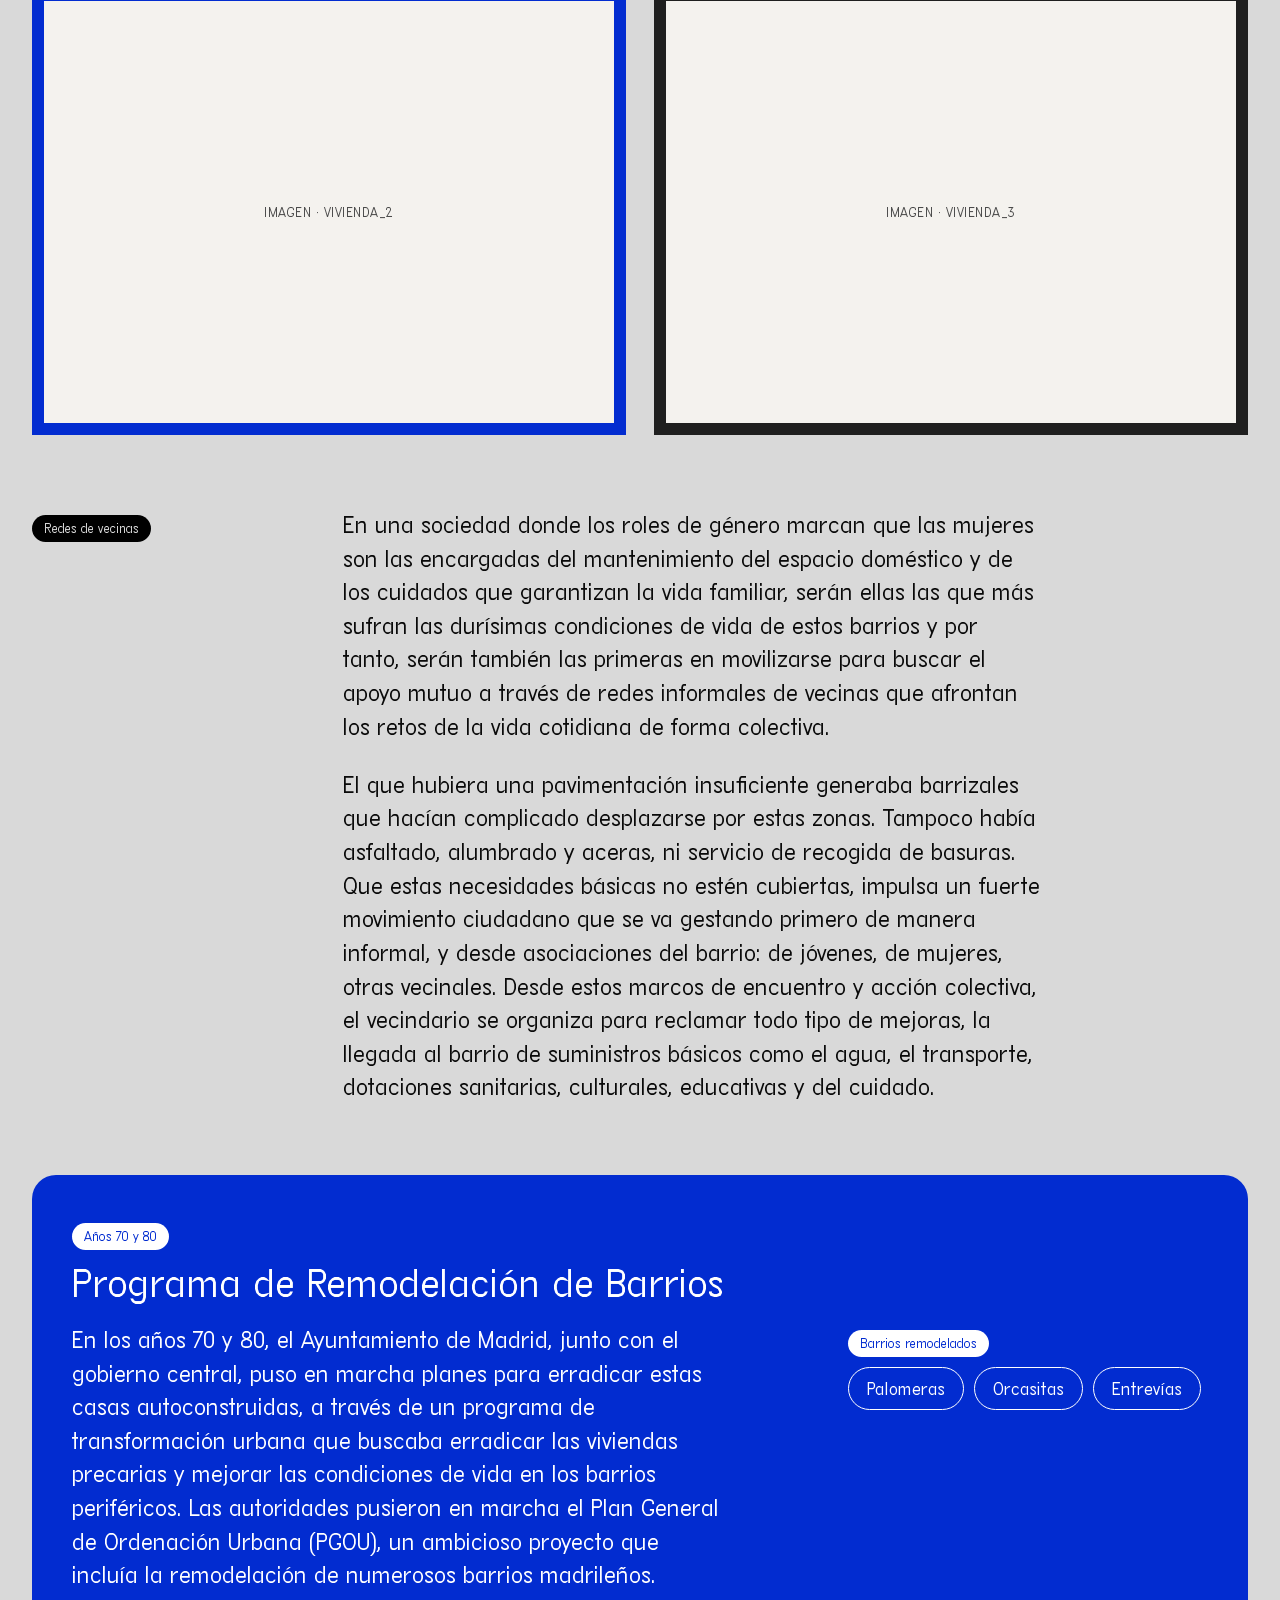
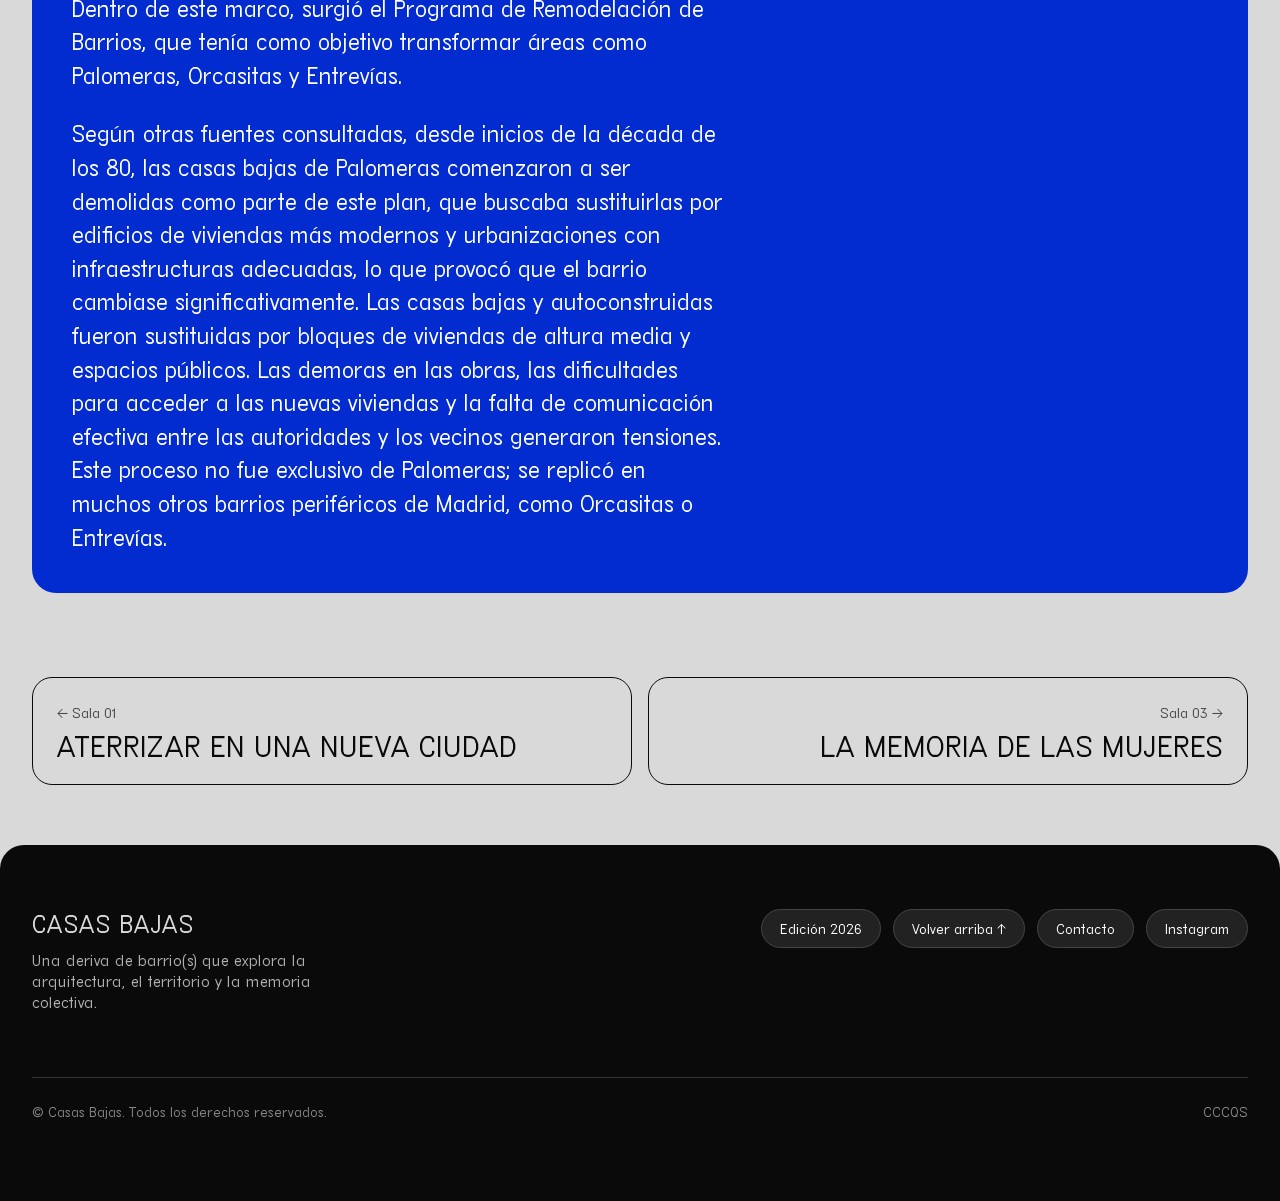
<file: lucha-vivienda.html>
<!DOCTYPE html>
<html lang="es">
<head>
<meta charset="UTF-8">
<meta name="viewport" content="width=device-width, initial-scale=1.0">
<title>La lucha por la vivienda · Casas Bajas</title>
<link rel="stylesheet" href="styles.css">
<link rel="stylesheet" href="salas.css">
</head>
<body class="page-exposicion sala-2">

<header class="site-header">
  <a class="brand" href="index.html">CASAS BAJAS<span>una deriva de barrio(s)</span></a>
  <nav class="main-nav" id="main-nav">
    <a href="barrios.html">Barrio(s)</a>
    <a href="exposicion.html" aria-current="page">Exposición</a>
    <a href="programa.html">Programa público</a>
  </nav>
  <button class="nav-toggle" aria-label="Abrir menú" aria-expanded="false">
    <svg width="22" height="16" viewBox="0 0 22 16" fill="none" xmlns="http://www.w3.org/2000/svg">
      <path d="M0 1H22M0 8H22M0 15H22" stroke="#0A0A0A" stroke-width="1.4"/>
    </svg>
  </button>
</header>

<nav aria-label="Salas de la exposición">
  <ol class="sala-index">
    <li><a href="aterrizar.html"><span class="n">01</span>Aterrizar en una nueva ciudad</a></li>
    <li><a href="lucha-vivienda.html" aria-current="page"><span class="n">02</span>La lucha por la vivienda</a></li>
    <li><a href="memoria-mujeres.html"><span class="n">03</span>La memoria de las mujeres</a></li>
    <li><a href="conquistas-vecinales.html"><span class="n">04</span>Conquistas vecinales</a></li>
    <li><a href="calles-hablan.html"><span class="n">05</span>Las calles hablan</a></li>
    <li><a href="postales.html"><span class="n">06</span>Postales</a></li>
  </ol>
</nav>

<main id="inicio">

  <section class="grid sala-hero">
    <div class="page-mark">02<span class="of">de 06 · Exposición</span></div>
    <h1>La lucha por la vivienda</h1>
    <p class="lede">Las condiciones económicas y sociales de los años 40 y 50 en España generan un fuerte movimiento migratorio desde las zonas rurales a los núcleos urbanos.</p>
    <figure class="img-frame ph-2 is-empty" data-label="IMAGEN · VIVIENDA_1">
      <!-- <img src="images/VIVIENDA_1.jpg" alt=""> -->
    </figure>
  </section>

  <section class="grid reading">
    <aside class="aside">
      <div class="sizes" aria-label="Superficie de las casas bajas">
        <div class="sq sq-25">25 m²</div>
        <div class="sq sq-50">40–50 m²</div>
      </div>
      <p class="fact"><span class="label" style="max-width: 26ch;">Casas de una sola planta, tejados a dos aguas y pequeños patios o huertos.</span></p>
    </aside>
    <div class="sala-text">
      <p>La pobreza y la represión generalizadas, unidas a las primeras inversiones del régimen franquista en el desarrollo industrial de los principales núcleos urbanos convierten a ciudades como Madrid en un lugar donde depositar la esperanza de empezar una nueva vida.</p>
<p>Se necesita muchísima mano de obra para este nuevo tejido industrial y para hacer efectiva la modernización y expansión de la ciudad, sin embargo esta no crece a la misma velocidad a la que llega la población y el fenómeno de la autoconstrucción comienza a generalizarse. Tal como indican otras investigaciones consultadas, estos barrios crecen de forma rápida y desordenada, son arrabales densamente poblados por casas de 40-50 m2, y en muchos casos de hasta 25 m2, sin ningún tipo de infraestructura urbana. Solían tener una sola planta, tejados a dos aguas y pequeños patios o huertos. Entre estos barrios destaca, al sureste de Madrid, el de Palomeras y la Meseta de Orcasitas, donde se llegan a consolidar grandes núcleos de población que construyen toda una ciudad informal que crece al margen de la planificación urbana a la que responde el resto de la ciudad.</p>
    </div>
  </section>

  <section class="grid">
    <blockquote class="big-quote">Si al amanecer la vivienda contaba con techo eran las mujeres y los niños quienes se quedaban dentro durante el día para alegar que esa vivienda estaba habitada.</blockquote>
  </section>

  <section class="grid reading flip">
    <div class="sala-text">
      <p>Cuando alcanzan grandes dimensiones, y especialmente cuando ya forman parte de la ciudad, comienza la persecución a la autoconstrucción y con ella la construcción nocturna. Si al amanecer la vivienda contaba con techo eran las mujeres y los niños quienes se quedaban dentro durante el día para alegar que esa vivienda estaba habitada, de manera que no podían ser derribadas. Este crecimiento y abandono desde la administración, provoca que a estos barrios no llegue la luz eléctrica, ni a las viviendas ni a los espacios públicos, tampoco llega el agua corriente y por lo tanto las casas no cuentan con las instalaciones sanitarias mínimas, no hay recogida de basuras y las plagas de cucarachas y ratas proliferan, las calles no están asfaltadas y las temporadas de lluvia convierten los barrios en barrizales, esto unido al déficit de medios de transporte público aísla tremendamente a la población del barrio.</p>
    </div>
    <aside class="aside">
      <span class="eyebrow">Lo que no llegaba</span>
      <ul class="chips struck">
        <li>luz eléctrica</li><li>agua corriente</li><li>saneamiento</li><li>recogida de basuras</li><li>asfaltado</li><li>aceras</li><li>alumbrado</li><li>transporte público</li>
      </ul>
    </aside>
  </section>

  <section class="grid">
    <figure class="img-frame ph-2 is-empty " data-label="IMAGEN · VIVIENDA_2" style="grid-column: 1 / 7;"><!-- <img src="images/VIVIENDA_2.jpg" alt=""> --></figure>
    <figure class="img-frame ph-6 is-empty " data-label="IMAGEN · VIVIENDA_3" style="grid-column: 7 / 13;"><!-- <img src="images/VIVIENDA_3.jpg" alt=""> --></figure>
  </section>

  <section class="grid reading">
    <aside class="aside"><span class="eyebrow">Redes de vecinas</span></aside>
    <div class="sala-text">
      <p>En una sociedad donde los roles de género marcan que las mujeres son las encargadas del mantenimiento del espacio doméstico y de los cuidados que garantizan la vida familiar, serán ellas las que más sufran las durísimas condiciones de vida de estos barrios y por tanto, serán también las primeras en movilizarse para buscar el apoyo mutuo a través de redes informales de vecinas que afrontan los retos de la vida cotidiana de forma colectiva.</p>
<p>El que hubiera una pavimentación insuficiente generaba barrizales que hacían complicado desplazarse por estas zonas. Tampoco había asfaltado, alumbrado y aceras, ni servicio de recogida de basuras. Que estas necesidades básicas no estén cubiertas, impulsa un fuerte movimiento ciudadano que se va gestando primero de manera informal, y desde asociaciones del barrio: de jóvenes, de mujeres, otras vecinales. Desde estos marcos de encuentro y acción colectiva, el vecindario se organiza para reclamar todo tipo de mejoras, la llegada al barrio de suministros básicos como el agua, el transporte, dotaciones sanitarias, culturales, educativas y del cuidado.</p>
    </div>
  </section>

  <section>
    <div class="band">
      <span class="eyebrow">Años 70 y 80</span>
      <h2>Programa de Remodelación de Barrios</h2>
      <div class="grid" style="margin-top: 20px;">
        <div class="sala-text" style="grid-column: 1 / 8;">
          <p>En los años 70 y 80, el Ayuntamiento de Madrid, junto con el gobierno central, puso en marcha planes para erradicar estas casas autoconstruidas, a través de un programa de transformación urbana que buscaba erradicar las viviendas precarias y mejorar las condiciones de vida en los barrios periféricos. Las autoridades pusieron en marcha el Plan General de Ordenación Urbana (PGOU), un ambicioso proyecto que incluía la remodelación de numerosos barrios madrileños. Dentro de este marco, surgió el Programa de Remodelación de Barrios, que tenía como objetivo transformar áreas como Palomeras, Orcasitas y Entrevías.</p>
<p>Según otras fuentes consultadas, desde inicios de la década de los 80, las casas bajas de Palomeras comenzaron a ser demolidas como parte de este plan, que buscaba sustituirlas por edificios de viviendas más modernos y urbanizaciones con infraestructuras adecuadas, lo que provocó que el barrio cambiase significativamente. Las casas bajas y autoconstruidas fueron sustituidas por bloques de viviendas de altura media y espacios públicos. Las demoras en las obras, las dificultades para acceder a las nuevas viviendas y la falta de comunicación efectiva entre las autoridades y los vecinos generaron tensiones. Este proceso no fue exclusivo de Palomeras; se replicó en muchos otros barrios periféricos de Madrid, como Orcasitas o Entrevías.</p>
        </div>
        <div style="grid-column: 9 / 13;">
          <span class="eyebrow">Barrios remodelados</span>
          <ul class="chips"><li>Palomeras</li><li>Orcasitas</li><li>Entrevías</li></ul>
        </div>
      </div>
    </div>
  </section>

  <nav class="sala-pager" aria-label="Sala anterior y siguiente">
    <a class="prev" href="aterrizar.html"><span class="dir">← Sala 01</span><span class="t">Aterrizar en una nueva ciudad</span></a>
    <a class="next" href="memoria-mujeres.html"><span class="dir">Sala 03 →</span><span class="t">La memoria de las mujeres</span></a>
  </nav>
</main>

<footer>
  <div class="wrap">
    <div class="footer-brand">
      <h3>CASAS BAJAS</h3>
      <p>Una deriva de barrio(s) que explora la arquitectura, el territorio y la memoria colectiva.</p>
    </div>
    <div class="footer-nav">
      <span class="footer-badge">Edición 2026</span>
      <a href="#inicio">Volver arriba ↑</a>
      <a href="mailto:contacto@casasbajas.org">Contacto</a>
      <a href="https://instagram.com" target="_blank">Instagram</a>
    </div>
    <div class="footer-bottom">
      <span>© Casas Bajas. Todos los derechos reservados.</span>
      <span>CCCQS</span>
    </div>
  </div>
</footer>

<script src="script.js"></script>
</body>
</html>
</file>
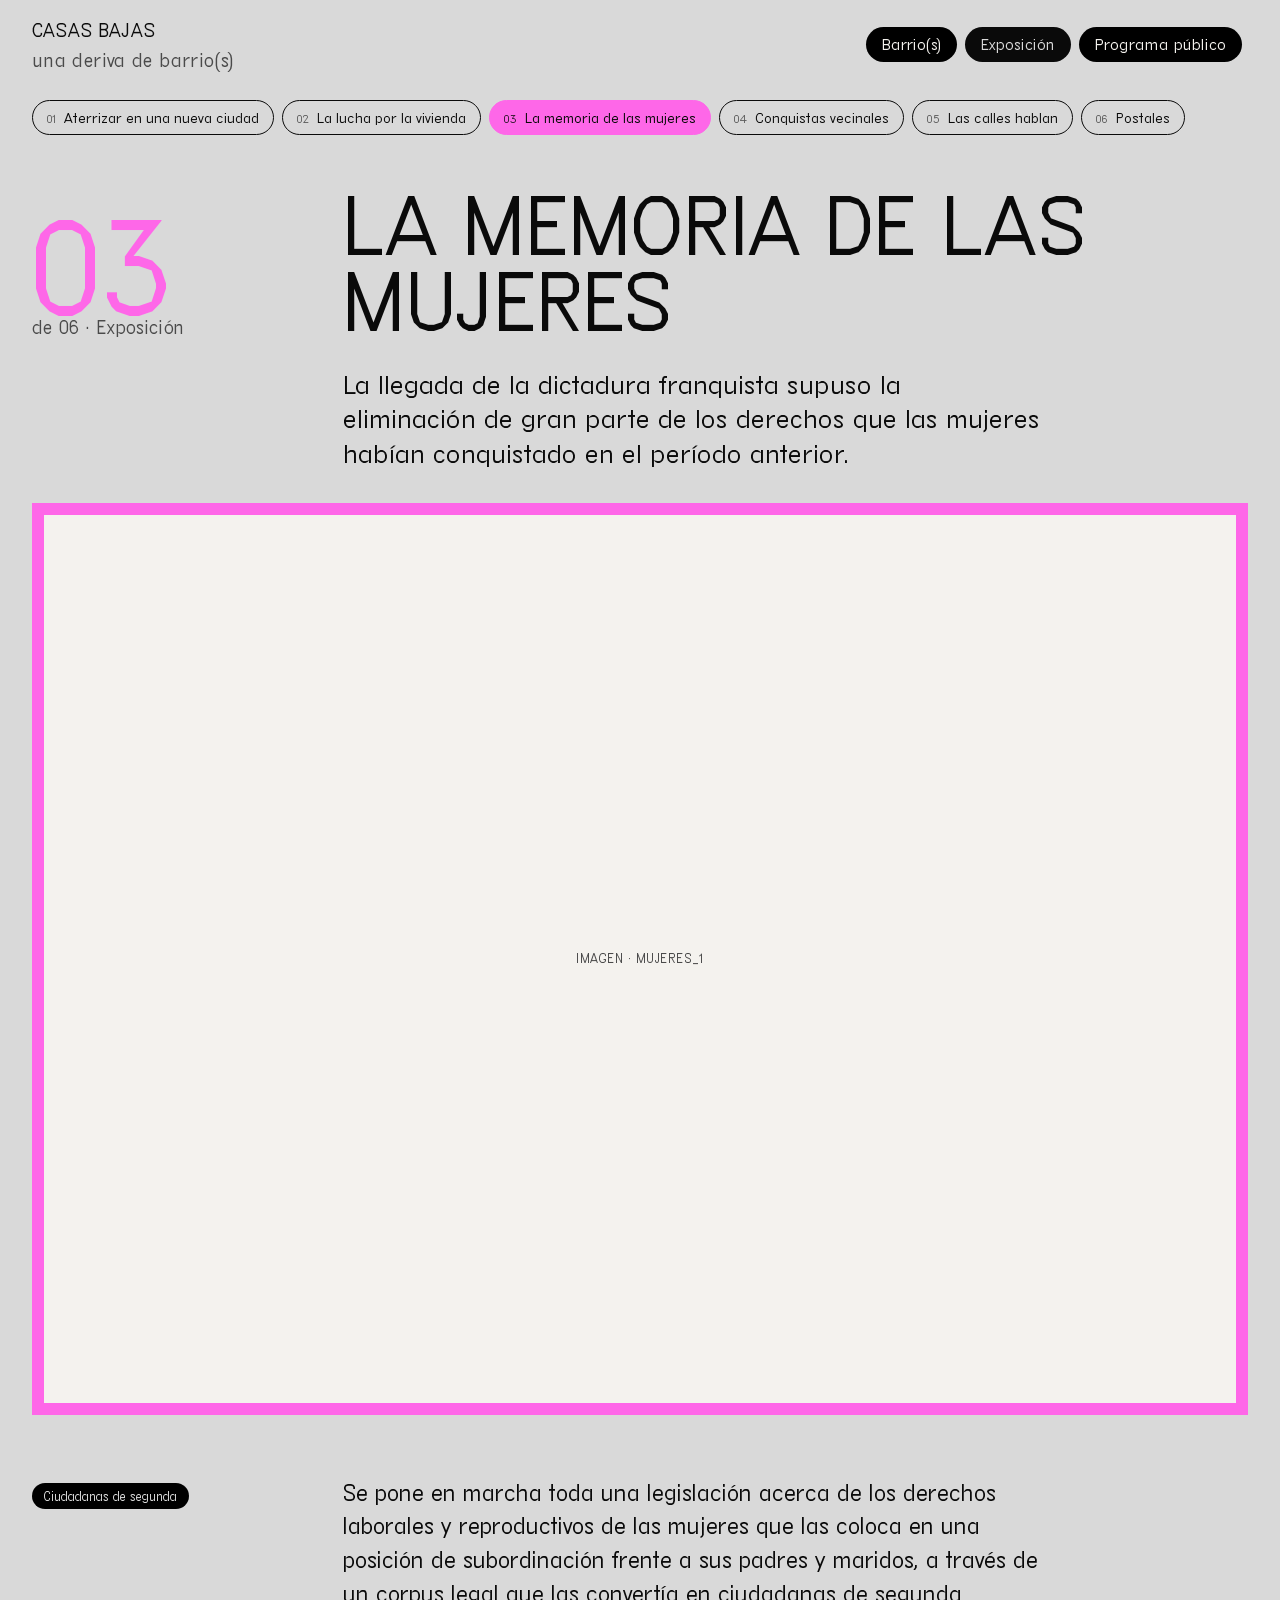
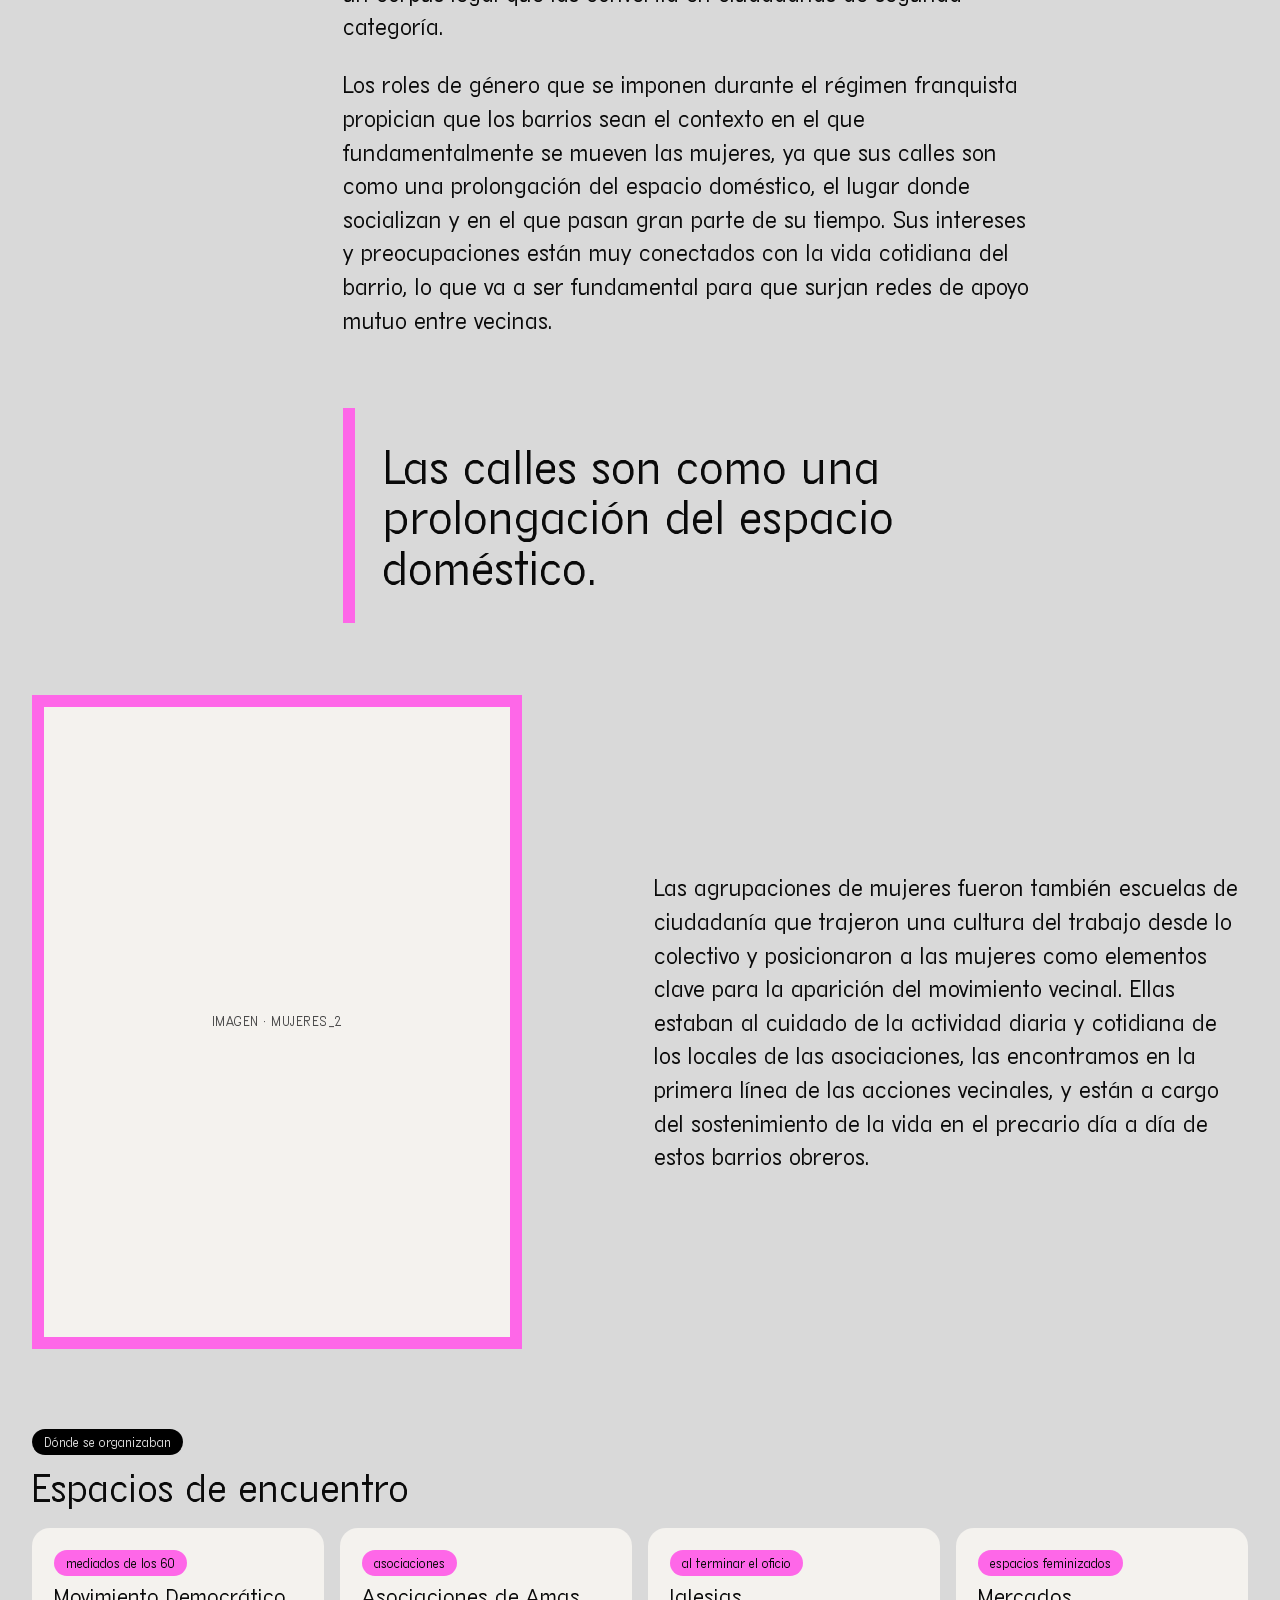
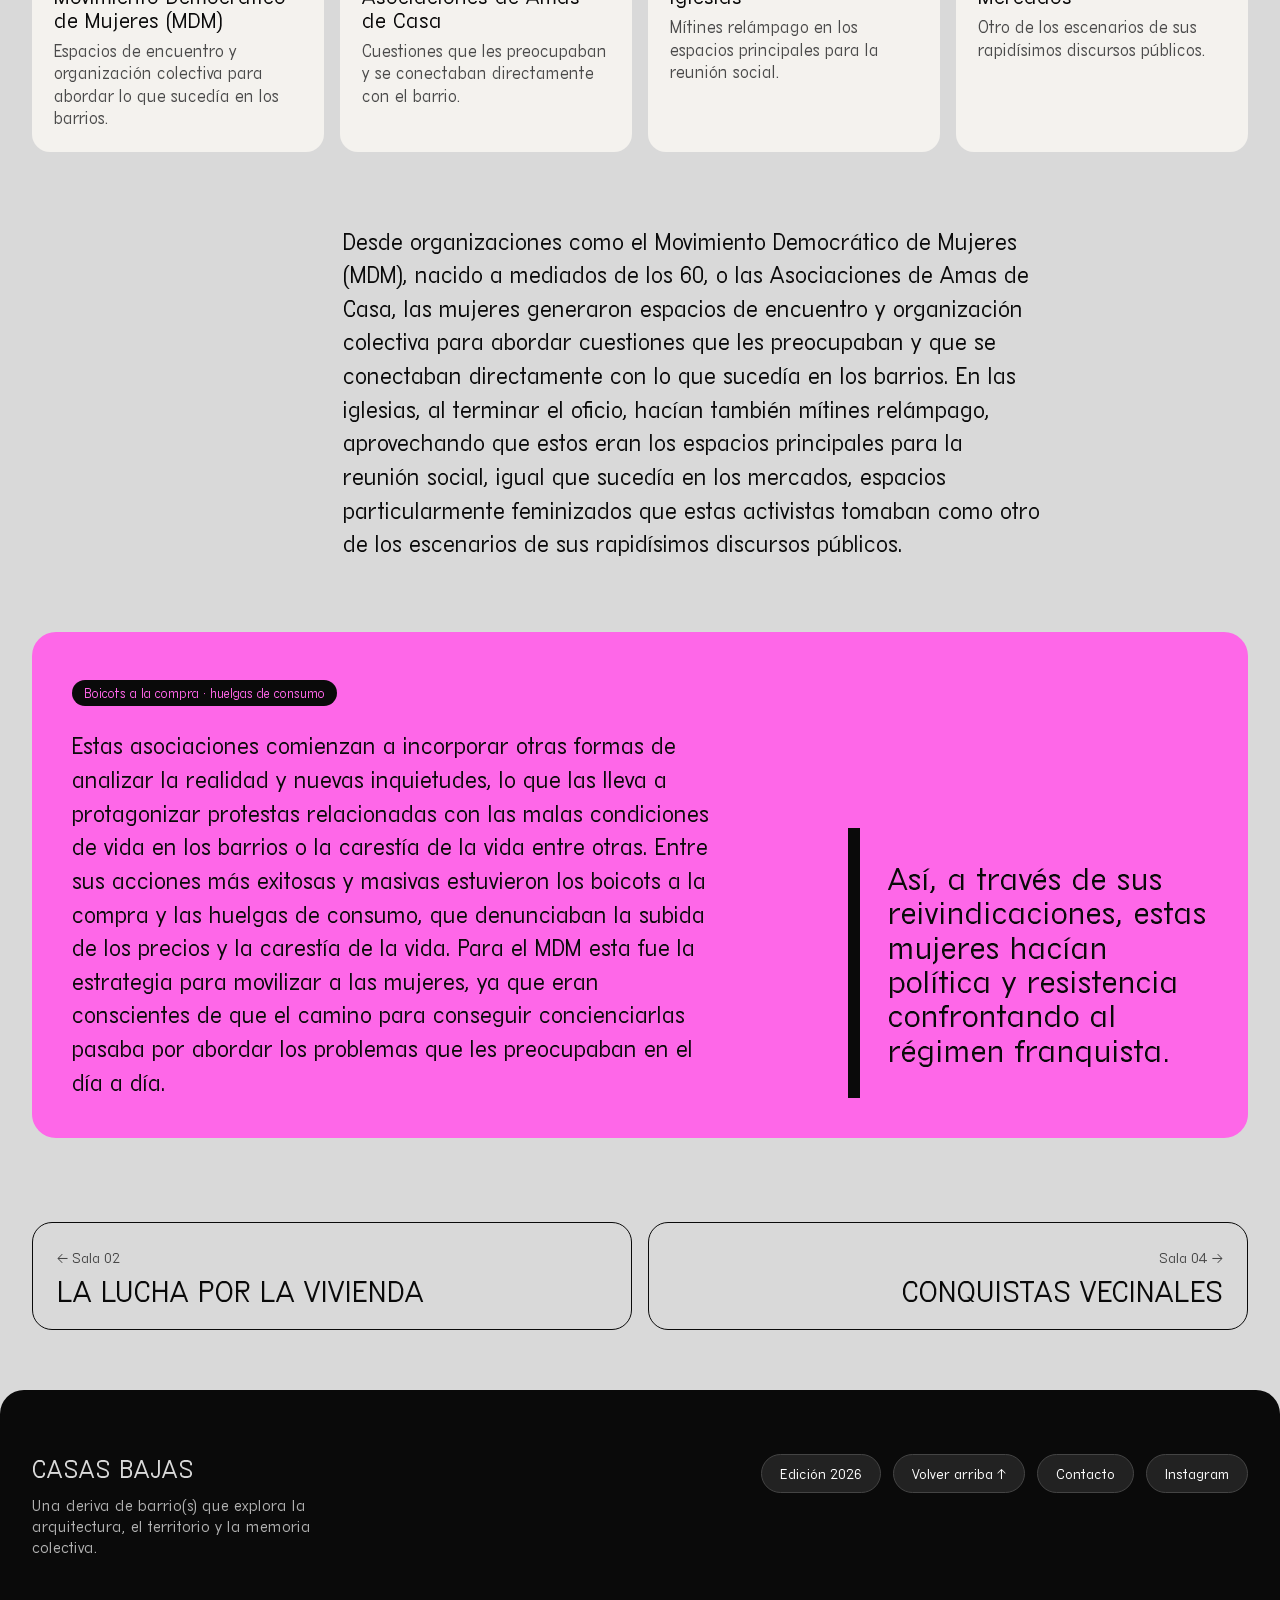
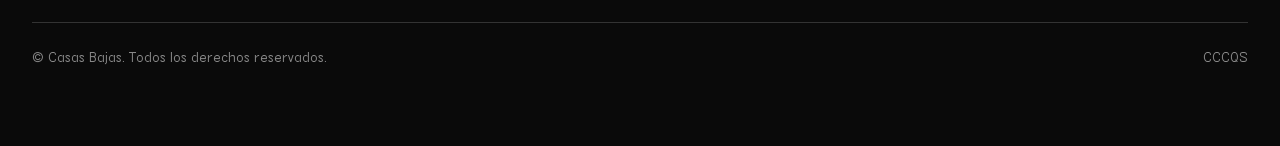
<file: memoria-mujeres.html>
<!DOCTYPE html>
<html lang="es">
<head>
<meta charset="UTF-8">
<meta name="viewport" content="width=device-width, initial-scale=1.0">
<title>La memoria de las mujeres · Casas Bajas</title>
<link rel="stylesheet" href="styles.css">
<link rel="stylesheet" href="salas.css">
</head>
<body class="page-exposicion sala-3">

<header class="site-header">
  <a class="brand" href="index.html">CASAS BAJAS<span>una deriva de barrio(s)</span></a>
  <nav class="main-nav" id="main-nav">
    <a href="barrios.html">Barrio(s)</a>
    <a href="exposicion.html" aria-current="page">Exposición</a>
    <a href="programa.html">Programa público</a>
  </nav>
  <button class="nav-toggle" aria-label="Abrir menú" aria-expanded="false">
    <svg width="22" height="16" viewBox="0 0 22 16" fill="none" xmlns="http://www.w3.org/2000/svg">
      <path d="M0 1H22M0 8H22M0 15H22" stroke="#0A0A0A" stroke-width="1.4"/>
    </svg>
  </button>
</header>

<nav aria-label="Salas de la exposición">
  <ol class="sala-index">
    <li><a href="aterrizar.html"><span class="n">01</span>Aterrizar en una nueva ciudad</a></li>
    <li><a href="lucha-vivienda.html"><span class="n">02</span>La lucha por la vivienda</a></li>
    <li><a href="memoria-mujeres.html" aria-current="page"><span class="n">03</span>La memoria de las mujeres</a></li>
    <li><a href="conquistas-vecinales.html"><span class="n">04</span>Conquistas vecinales</a></li>
    <li><a href="calles-hablan.html"><span class="n">05</span>Las calles hablan</a></li>
    <li><a href="postales.html"><span class="n">06</span>Postales</a></li>
  </ol>
</nav>

<main id="inicio">

  <section class="grid sala-hero">
    <div class="page-mark">03<span class="of">de 06 · Exposición</span></div>
    <h1>La memoria de las mujeres</h1>
    <p class="lede">La llegada de la dictadura franquista supuso la eliminación de gran parte de los derechos que las mujeres habían conquistado en el período anterior.</p>
    <figure class="img-frame ph-5 is-empty" data-label="IMAGEN · MUJERES_1">
      <!-- <img src="images/MUJERES_1.jpg" alt=""> -->
    </figure>
  </section>

  <section class="grid reading">
    <aside class="aside"><span class="eyebrow">Ciudadanas de segunda</span></aside>
    <div class="sala-text">
      <p>Se pone en marcha toda una legislación acerca de los derechos laborales y reproductivos de las mujeres que las coloca en una posición de subordinación frente a sus padres y maridos, a través de un corpus legal que las convertía en ciudadanas de segunda categoría.</p>
<p>Los roles de género que se imponen durante el régimen franquista propician que los barrios sean el contexto en el que fundamentalmente se mueven las mujeres, ya que sus calles son como una prolongación del espacio doméstico, el lugar donde socializan y en el que pasan gran parte de su tiempo. Sus intereses y preocupaciones están muy conectados con la vida cotidiana del barrio, lo que va a ser fundamental para que surjan redes de apoyo mutuo entre vecinas.</p>
    </div>
  </section>

  <section class="grid">
    <blockquote class="big-quote indent">Las calles son como una prolongación del espacio doméstico.</blockquote>
  </section>

  <section class="grid">
    <figure class="img-frame ph-5 is-empty tall" data-label="IMAGEN · MUJERES_2" style="grid-column: 1 / 6;"><!-- <img src="images/MUJERES_2.jpg" alt=""> --></figure>
    <div class="sala-text" style="grid-column: 7 / 13; align-self: center;">
      <p>Las agrupaciones de mujeres fueron también escuelas de ciudadanía que trajeron una cultura del trabajo desde lo colectivo y posicionaron a las mujeres como elementos clave para la aparición del movimiento vecinal. Ellas estaban al cuidado de la actividad diaria y cotidiana de los locales de las asociaciones, las encontramos en la primera línea de las acciones vecinales, y están a cargo del sostenimiento de la vida en el precario día a día de estos barrios obreros.</p>
    </div>
  </section>

  <section>
    <span class="eyebrow">Dónde se organizaban</span>
    <h2>Espacios de encuentro</h2>
    <div class="cards" style="margin-top: 20px;">
      <article class="card"><span class="k">mediados de los 60</span><h3>Movimiento Democrático de Mujeres (MDM)</h3><p>Espacios de encuentro y organización colectiva para abordar lo que sucedía en los barrios.</p></article>
      <article class="card"><span class="k">asociaciones</span><h3>Asociaciones de Amas de Casa</h3><p>Cuestiones que les preocupaban y se conectaban directamente con el barrio.</p></article>
      <article class="card"><span class="k">al terminar el oficio</span><h3>Iglesias</h3><p>Mítines relámpago en los espacios principales para la reunión social.</p></article>
      <article class="card"><span class="k">espacios feminizados</span><h3>Mercados</h3><p>Otro de los escenarios de sus rapidísimos discursos públicos.</p></article>
    </div>
  </section>

  <section class="grid reading">
    <aside class="aside"></aside>
    <div class="sala-text">
      <p>Desde organizaciones como el Movimiento Democrático de Mujeres (MDM), nacido a mediados de los 60, o las Asociaciones de Amas de Casa, las mujeres generaron espacios de encuentro y organización colectiva para abordar cuestiones que les preocupaban y que se conectaban directamente con lo que sucedía en los barrios. En las iglesias, al terminar el oficio, hacían también mítines relámpago, aprovechando que estos eran los espacios principales para la reunión social, igual que sucedía en los mercados, espacios particularmente feminizados que estas activistas tomaban como otro de los escenarios de sus rapidísimos discursos públicos.</p>
    </div>
  </section>

  <section>
    <div class="band">
      <span class="eyebrow">Boicots a la compra · huelgas de consumo</span>
      <div class="grid" style="margin-top: 12px;">
        <div class="sala-text" style="grid-column: 1 / 8;">
          <p>Estas asociaciones comienzan a incorporar otras formas de analizar la realidad y nuevas inquietudes, lo que las lleva a protagonizar protestas relacionadas con las malas condiciones de vida en los barrios o la carestía de la vida entre otras. Entre sus acciones más exitosas y masivas estuvieron los boicots a la compra y las huelgas de consumo, que denunciaban la subida de los precios y la carestía de la vida. Para el MDM esta fue la estrategia para movilizar a las mujeres, ya que eran conscientes de que el camino para conseguir concienciarlas pasaba por abordar los problemas que les preocupaban en el día a día.</p>
        </div>
        <p class="big-quote" style="grid-column: 9 / 13; border-color: var(--accent-ink); color: inherit; font-size: clamp(1.4rem, 2.4vw, 2rem); align-self: end;">Así, a través de sus reivindicaciones, estas mujeres hacían política y resistencia confrontando al régimen franquista.</p>
      </div>
    </div>
  </section>

  <nav class="sala-pager" aria-label="Sala anterior y siguiente">
    <a class="prev" href="lucha-vivienda.html"><span class="dir">← Sala 02</span><span class="t">La lucha por la vivienda</span></a>
    <a class="next" href="conquistas-vecinales.html"><span class="dir">Sala 04 →</span><span class="t">Conquistas vecinales</span></a>
  </nav>
</main>

<footer>
  <div class="wrap">
    <div class="footer-brand">
      <h3>CASAS BAJAS</h3>
      <p>Una deriva de barrio(s) que explora la arquitectura, el territorio y la memoria colectiva.</p>
    </div>
    <div class="footer-nav">
      <span class="footer-badge">Edición 2026</span>
      <a href="#inicio">Volver arriba ↑</a>
      <a href="mailto:contacto@casasbajas.org">Contacto</a>
      <a href="https://instagram.com" target="_blank">Instagram</a>
    </div>
    <div class="footer-bottom">
      <span>© Casas Bajas. Todos los derechos reservados.</span>
      <span>CCCQS</span>
    </div>
  </div>
</footer>

<script src="script.js"></script>
</body>
</html>
</file>
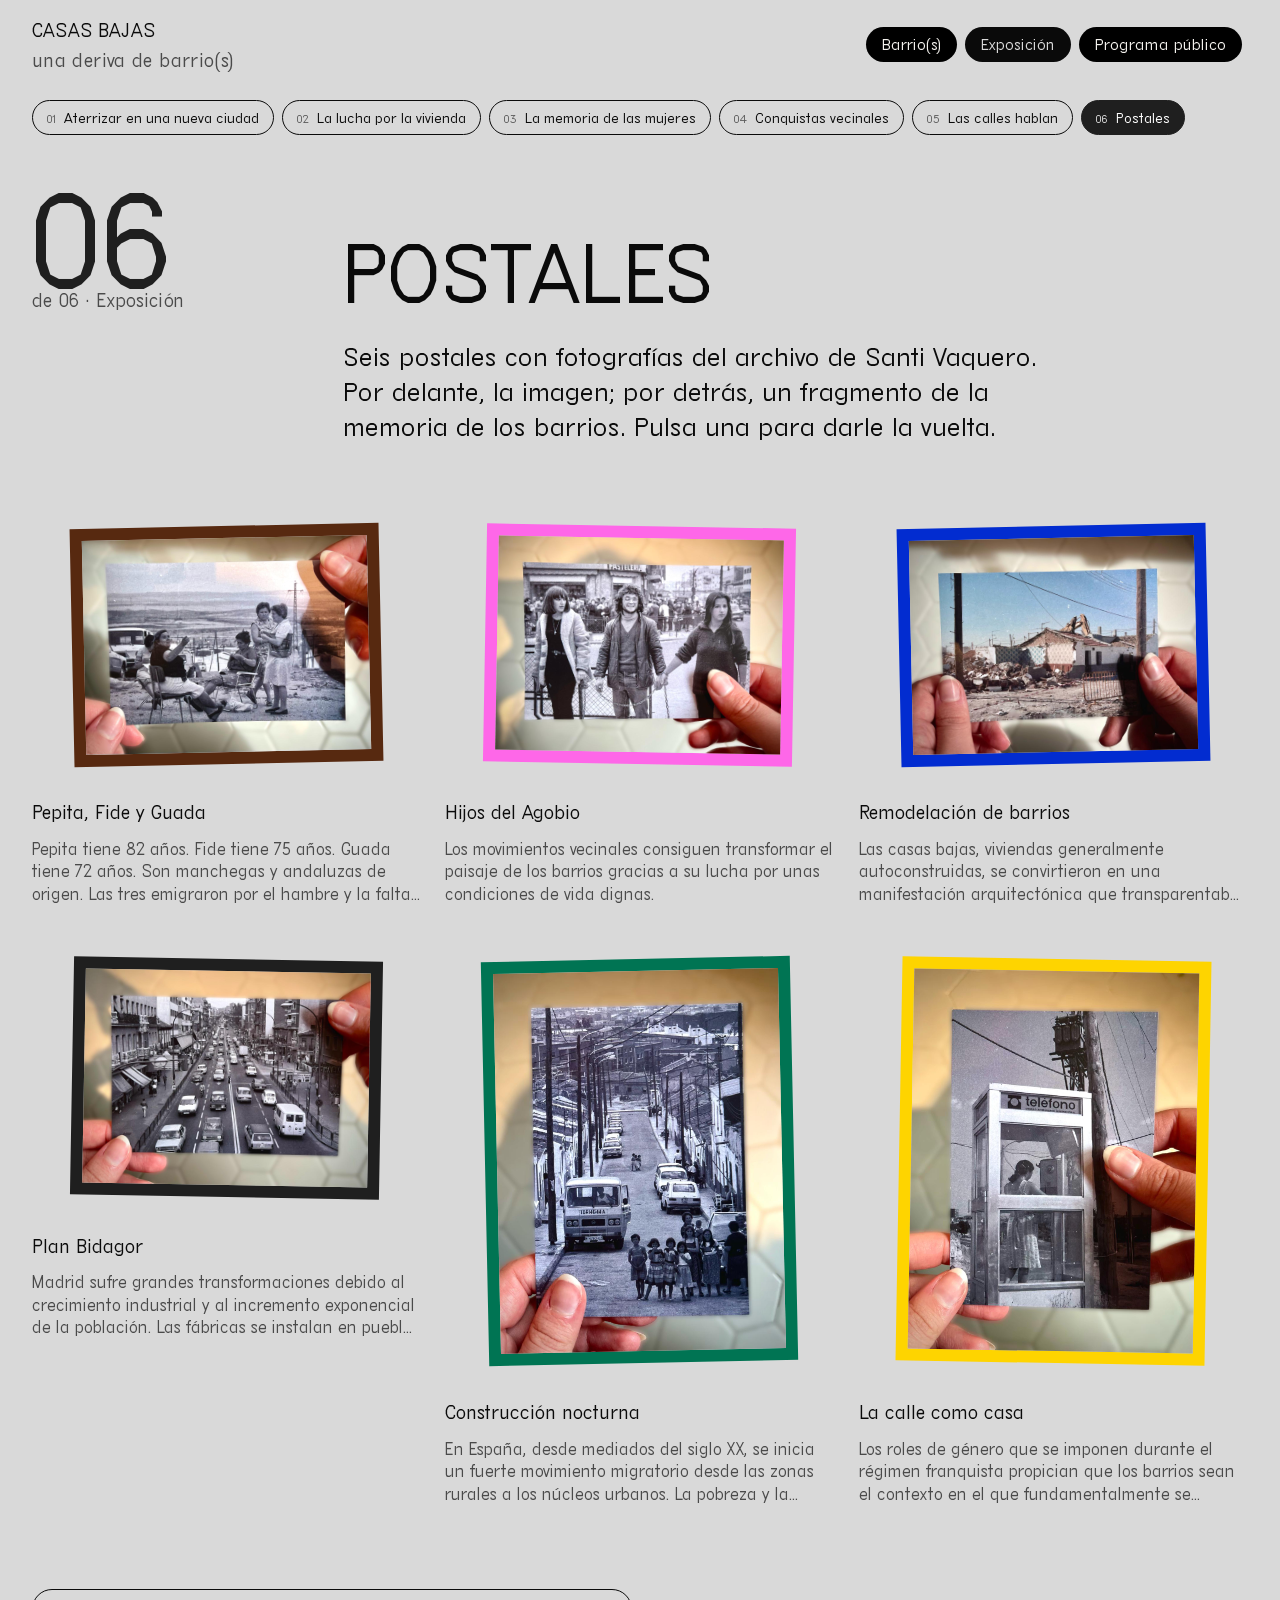
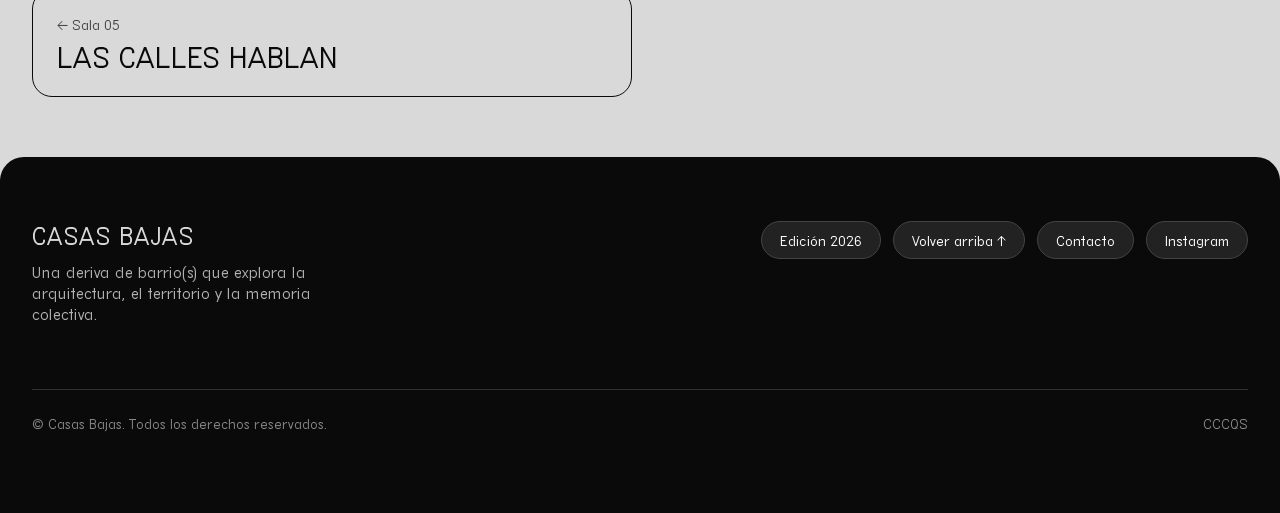
<file: postales.html>
<!DOCTYPE html>
<html lang="es">
<head>
<meta charset="UTF-8">
<meta name="viewport" content="width=device-width, initial-scale=1.0">
<title>Postales · Casas Bajas</title>
<link rel="stylesheet" href="styles.css">
<link rel="stylesheet" href="salas.css">
</head>
<body class="page-exposicion sala-6">

<header class="site-header">
  <a class="brand" href="index.html">CASAS BAJAS<span>una deriva de barrio(s)</span></a>
  <nav class="main-nav" id="main-nav">
    <a href="barrios.html">Barrio(s)</a>
    <a href="exposicion.html" aria-current="page">Exposición</a>
    <a href="programa.html">Programa público</a>
  </nav>
  <button class="nav-toggle" aria-label="Abrir menú" aria-expanded="false">
    <svg width="22" height="16" viewBox="0 0 22 16" fill="none" xmlns="http://www.w3.org/2000/svg">
      <path d="M0 1H22M0 8H22M0 15H22" stroke="#0A0A0A" stroke-width="1.4"/>
    </svg>
  </button>
</header>

<nav aria-label="Salas de la exposición">
  <ol class="sala-index">
    <li><a href="aterrizar.html"><span class="n">01</span>Aterrizar en una nueva ciudad</a></li>
    <li><a href="lucha-vivienda.html"><span class="n">02</span>La lucha por la vivienda</a></li>
    <li><a href="memoria-mujeres.html"><span class="n">03</span>La memoria de las mujeres</a></li>
    <li><a href="conquistas-vecinales.html"><span class="n">04</span>Conquistas vecinales</a></li>
    <li><a href="calles-hablan.html"><span class="n">05</span>Las calles hablan</a></li>
    <li><a href="postales.html" aria-current="page"><span class="n">06</span>Postales</a></li>
  </ol>
</nav>

<main id="inicio">

  <section class="grid sala-hero">
    <div class="page-mark">06<span class="of">de 06 · Exposición</span></div>
    <h1>Postales</h1>
    <p class="lede">Seis postales con fotografías del archivo de Santi Vaquero. Por delante, la imagen; por detrás, un fragmento de la memoria de los barrios. Pulsa una para darle la vuelta.</p>
  </section>

  <section>
    <div class="postales">
      <button class="postal" type="button" data-postal="1" aria-haspopup="dialog">
        <figure class="img-frame ph-4"><img src="images/POSTAL1.jpg" alt="Postal 1" loading="lazy"></figure>
        <span class="meta"><strong>Pepita, Fide y Guada</strong></span>
        <span class="excerpt">Pepita tiene 82 años. Fide tiene 75 años. Guada tiene 72 años. Son manchegas y andaluzas de origen. Las tres emigraron por el hambre y la falta de trabajo en los pueblos, durante la posguerra. Las tres recuerdan cómo las casas bajas se construían por las noches y que las familias se llevaban a los niños para hacer más bulto en caso de que viniera la Guardia Civil. Me hablan de pozos negros, de ir con cubos a por agua al Cine París y de la pesetera, el bus que conectaba las casas bajas con el Puente de Vallekas. Tanto Pepita como Fide trabajaron como servicio durante muchos años en el barrio de Salamanca. De camino al trabajo, se ponían plásticos o botas de agua para pisar el barro de las casas y se las cambiaban por zapatos normales al llegar al metro. Las tres coinciden en que, a pesar de estar muy agusto en las casas bajas, les alegró mucho poder vivir en un piso. Ellas se encargaban de los cuidados y de tener un espacio más cómodo, más fácil. Tuvo que ser un respiro. Sin embargo, sí que echan de menos el sentido de solidaridad que había en las casas [...].</span>
      </button>
      <button class="postal" type="button" data-postal="2" aria-haspopup="dialog">
        <figure class="img-frame ph-5"><img src="images/POSTAL2.jpg" alt="Postal 2" loading="lazy"></figure>
        <span class="meta"><strong>Hijos del Agobio</strong></span>
        <span class="excerpt">Los movimientos vecinales consiguen transformar el paisaje de los barrios gracias a su lucha por unas condiciones de vida dignas.</span>
      </button>
      <button class="postal" type="button" data-postal="3" aria-haspopup="dialog">
        <figure class="img-frame ph-2"><img src="images/POSTAL3.jpg" alt="Postal 3" loading="lazy"></figure>
        <span class="meta"><strong>Remodelación de barrios</strong></span>
        <span class="excerpt">Las casas bajas, viviendas generalmente autoconstruidas, se convirtieron en una manifestación arquitectónica que transparentaba lo que estaba sucediendo a nivel social en los barrios al sur de la ciudad. En un contexto marcado por la ausencia de dotaciones básicas para la vida cotidiana, las redes vecinales emergieron como nuevos espacios de pedagogía ciudadana y de democracia desde los que se trabajó colectivamente por responder a las necesidades de los habitantes de los barrios, conquistando importantes mejoras en sus condiciones de vida, desde espacios verdes a lugares de encuentro, nuevas viviendas, transporte, equipaciones urbanas o dotaciones para la educación, la atención a la infancia o las personas mayores, entre otras. Su historia es una de tantas que tienden a desaparecer de los espacios de conmemoración de nuestras ciudades, pues representan valores que rara vez se ensalzan en nuestras calles: el poder de lo colectivo, las luchas de la clase obrera, el papel de las mujeres en la transformación política y social, etc.</span>
      </button>
      <button class="postal" type="button" data-postal="4" aria-haspopup="dialog">
        <figure class="img-frame ph-6"><img src="images/POSTAL4.jpg" alt="Postal 4" loading="lazy"></figure>
        <span class="meta"><strong>Plan Bidagor</strong></span>
        <span class="excerpt">Madrid sufre grandes transformaciones debido al crecimiento industrial y al incremento exponencial de la población. Las fábricas se instalan en pueblos cercanos, consolidando polígonos industriales, mientras la afluencia masiva de personas desde las zonas rurales tras la posguerra genera un fuerte impacto. Sin embargo, este rápido crecimiento no irá acompañado de una planificación urbana adecuada, lo que deriva en autoconstrucción y condiciones de vida precarias en los barrios periféricos. La propia necesidad de crecimiento de la ciudad para acoger a toda esta población va a dar lugar al nuevo plan de ordenación urbanística que busca seguir avanzando hacia lo que se considera una ciudad moderna, el conocido como Plan Bidagor, un proyecto que incluye entre sus actuaciones la absorción de múltiples pueblos de los alrededores de Madrid para multiplicar el territorio de la ciudad. Así hasta 13 municipios se anexionarán a la ciudad: en 1948 los Carabancheles, Vallecas en 1950, en 1954 lo hace Villaverde, entre otros.</span>
      </button>
      <button class="postal" type="button" data-postal="5" aria-haspopup="dialog">
        <figure class="img-frame ph-1"><img src="images/POSTAL5.jpg" alt="Postal 5" loading="lazy"></figure>
        <span class="meta"><strong>Construcción nocturna</strong></span>
        <span class="excerpt">En España, desde mediados del siglo XX, se inicia un fuerte movimiento migratorio desde las zonas rurales a los núcleos urbanos. La pobreza y la represión generalizadas, unidas a las primeras inversiones del régimen franquista en el desarrollo industrial de los principales núcleos urbanos convierten a ciudades como Madrid en un lugar donde depositar la esperanza de una nueva vida. La periferia de la ciudad, lo que todavía eran pueblos de los alrededores, recibieron un aluvión poblacional que marcará su destino en adelante.</span>
      </button>
      <button class="postal" type="button" data-postal="6" aria-haspopup="dialog">
        <figure class="img-frame ph-3"><img src="images/POSTAL6.jpg" alt="Postal 6" loading="lazy"></figure>
        <span class="meta"><strong>La calle como casa</strong></span>
        <span class="excerpt">Los roles de género que se imponen durante el régimen franquista propician que los barrios sean el contexto en el que fundamentalmente se mueven las mujeres, ya que sus calles son como una prolongación del espacio doméstico, el lugar donde socializan y en el que pasan gran parte de su tiempo. Sus intereses y preocupaciones están muy conectados con la vida cotidiana del barrio, lo que va a ser fundamental para que surjan redes de apoyo mutuo entre vecinas.</span>
      </button>
    </div>
  </section>

  <template id="postal-1">
    <h2>Pepita, Fide y Guada</h2>
    <div class="body"><p>Pepita tiene 82 años. Fide tiene 75 años. Guada tiene 72 años. Son manchegas y andaluzas de origen. Las tres emigraron por el hambre y la falta de trabajo en los pueblos, durante la posguerra. Las tres recuerdan cómo las casas bajas se construían por las noches y que las familias se llevaban a los niños para hacer más bulto en caso de que viniera la Guardia Civil. Me hablan de pozos negros, de ir con cubos a por agua al Cine París y de la pesetera, el bus que conectaba las casas bajas con el Puente de Vallekas. Tanto Pepita como Fide trabajaron como servicio durante muchos años en el barrio de Salamanca. De camino al trabajo, se ponían plásticos o botas de agua para pisar el barro de las casas y se las cambiaban por zapatos normales al llegar al metro. Las tres coinciden en que, a pesar de estar muy agusto en las casas bajas, les alegró mucho poder vivir en un piso. Ellas se encargaban de los cuidados y de tener un espacio más cómodo, más fácil. Tuvo que ser un respiro. Sin embargo, sí que echan de menos el sentido de solidaridad que había en las casas [...].</p></div>
    <p class="source">Extracto del relato de Pepi, 2022 del proyecto <em>Un barrio Saliendo del Barro</em></p>
  </template>
  <template id="postal-2">
    <h2>Hijos del Agobio</h2>
    <div class="body"><p>Los movimientos vecinales consiguen transformar el paisaje de los barrios gracias a su lucha por unas condiciones de vida dignas.</p>
<p>El trabajo que se hizo desde los barrios se sumó al movimiento general de la resistencia antifranquista y por la construcción de la democracia. Así, su avance debe entenderse como una resistencia que corría en paralelo a lo que estaba sucediendo en las fábricas, las cárceles, las universidades y las calles.</p>
<p>En Vallecas es conocida la asociación Hijos del Agobio nacida en 1976 como un colectivo juvenil que pretende ofrecer alternativas culturales y sociales a los jóvenes del barrio, organizando actividades comunitarias, charlas sobre drogadicción, etc. Este movimiento contracultural desempeñó un papel crucial en la lucha antifranquista y en la mejora de las condiciones de vida en el barrio durante la Transición española.</p></div>
    
  </template>
  <template id="postal-3">
    <h2>Remodelación de barrios</h2>
    <div class="body"><p>Las casas bajas, viviendas generalmente autoconstruidas, se convirtieron en una manifestación arquitectónica que transparentaba lo que estaba sucediendo a nivel social en los barrios al sur de la ciudad. En un contexto marcado por la ausencia de dotaciones básicas para la vida cotidiana, las redes vecinales emergieron como nuevos espacios de pedagogía ciudadana y de democracia desde los que se trabajó colectivamente por responder a las necesidades de los habitantes de los barrios, conquistando importantes mejoras en sus condiciones de vida, desde espacios verdes a lugares de encuentro, nuevas viviendas, transporte, equipaciones urbanas o dotaciones para la educación, la atención a la infancia o las personas mayores, entre otras. Su historia es una de tantas que tienden a desaparecer de los espacios de conmemoración de nuestras ciudades, pues representan valores que rara vez se ensalzan en nuestras calles: el poder de lo colectivo, las luchas de la clase obrera, el papel de las mujeres en la transformación política y social, etc.</p>
<p>El Programa de Remodelación de Barrios en Madrid, iniciado en los años 80, transformó zonas como Palomeras, Orcasitas y Entrevías. Las casas bajas fueron sustituidas por bloques de edificios de viviendas más modernos lo que provocó que el barrio cambiase significativamente.</p></div>
    
  </template>
  <template id="postal-4">
    <h2>Plan Bidagor</h2>
    <div class="body"><p>Madrid sufre grandes transformaciones debido al crecimiento industrial y al incremento exponencial de la población. Las fábricas se instalan en pueblos cercanos, consolidando polígonos industriales, mientras la afluencia masiva de personas desde las zonas rurales tras la posguerra genera un fuerte impacto. Sin embargo, este rápido crecimiento no irá acompañado de una planificación urbana adecuada, lo que deriva en autoconstrucción y condiciones de vida precarias en los barrios periféricos. La propia necesidad de crecimiento de la ciudad para acoger a toda esta población va a dar lugar al nuevo plan de ordenación urbanística que busca seguir avanzando hacia lo que se considera una ciudad moderna, el conocido como Plan Bidagor, un proyecto que incluye entre sus actuaciones la absorción de múltiples pueblos de los alrededores de Madrid para multiplicar el territorio de la ciudad. Así hasta 13 municipios se anexionarán a la ciudad: en 1948 los Carabancheles, Vallecas en 1950, en 1954 lo hace Villaverde, entre otros.</p></div>
    
  </template>
  <template id="postal-5">
    <h2>Construcción nocturna</h2>
    <div class="body"><p>En España, desde mediados del siglo XX, se inicia un fuerte movimiento migratorio desde las zonas rurales a los núcleos urbanos. La pobreza y la represión generalizadas, unidas a las primeras inversiones del régimen franquista en el desarrollo industrial de los principales núcleos urbanos convierten a ciudades como Madrid en un lugar donde depositar la esperanza de una nueva vida. La periferia de la ciudad, lo que todavía eran pueblos de los alrededores, recibieron un aluvión poblacional que marcará su destino en adelante.</p>
<p>Cuando alcanzan grandes dimensiones, comienza la persecución a la autoconstrucción y con ella la construcción nocturna. Si al amanecer la vivienda contaba con techo eran las mujeres y los niños quienes se quedaban dentro durante el día para alegar que esa vivienda estaba habitada, de manera que no podían ser derribadas.</p>
<p>En una sociedad donde los roles de género marcan que las mujeres son las encargadas del mantenimiento del espacio doméstico y de los cuidados que garantizan la vida familiar, serán ellas las que más sufran las durísimas condiciones de vida de estos barrios y por tanto, serán también las primeras en movilizarse para buscar el apoyo mutuo a través de redes informales de vecinas que afrontan los retos de la vida cotidiana de forma colectiva.</p></div>
    
  </template>
  <template id="postal-6">
    <h2>La calle como casa</h2>
    <div class="body"><p>Los roles de género que se imponen durante el régimen franquista propician que los barrios sean el contexto en el que fundamentalmente se mueven las mujeres, ya que sus calles son como una prolongación del espacio doméstico, el lugar donde socializan y en el que pasan gran parte de su tiempo. Sus intereses y preocupaciones están muy conectados con la vida cotidiana del barrio, lo que va a ser fundamental para que surjan redes de apoyo mutuo entre vecinas.</p>
<p>Las casas bajas, viviendas generalmente autoconstruidas, se convirtieron en una manifestación arquitectónica que transparentaba lo que estaba sucediendo a nivel social en los barrios al sur de la ciudad. En un contexto marcado por la ausencia de dotaciones básicas para la vida cotidiana, las redes vecinales emergen como nuevos espacios de pedagogía ciudadana y de democracia desde los que se trabajó colectivamente por responder a las necesidades que tenían los habitantes de los barrios.</p></div>
    
  </template>

  <dialog class="postal-dialog" aria-labelledby="postal-title">
    <div class="sheet">
      <div class="front"><img alt=""></div>
      <div class="back">
        <button class="close" type="button" aria-label="Cerrar">×</button>
        <div class="back-head">
          <div class="slot"></div>
        </div>
        <div class="controls">
          <button type="button" data-step="-1">← Anterior</button>
          <button type="button" data-step="1">Siguiente →</button>
        </div>
      </div>
    </div>
  </dialog>

  <nav class="sala-pager" aria-label="Sala anterior y siguiente">
    <a class="prev" href="calles-hablan.html"><span class="dir">← Sala 05</span><span class="t">Las calles hablan</span></a>
    
  </nav>
</main>

<footer>
  <div class="wrap">
    <div class="footer-brand">
      <h3>CASAS BAJAS</h3>
      <p>Una deriva de barrio(s) que explora la arquitectura, el territorio y la memoria colectiva.</p>
    </div>
    <div class="footer-nav">
      <span class="footer-badge">Edición 2026</span>
      <a href="#inicio">Volver arriba ↑</a>
      <a href="mailto:contacto@casasbajas.org">Contacto</a>
      <a href="https://instagram.com" target="_blank">Instagram</a>
    </div>
    <div class="footer-bottom">
      <span>© Casas Bajas. Todos los derechos reservados.</span>
      <span>CCCQS</span>
    </div>
  </div>
</footer>

<script src="script.js"></script>
<script>
(() => {
  const dlg = document.querySelector('.postal-dialog');
  if (!dlg) return;
  const img = dlg.querySelector('.front img');
  const slot = dlg.querySelector('.slot');
  const total = document.querySelectorAll('.postal').length;
  let current = 1;
  let opener = null;

  function show(n) {
    current = ((n - 1 + total) % total) + 1;
    img.src = 'images/POSTAL' + current + '.jpg';
    img.alt = 'Postal ' + current + ', anverso';
    slot.replaceChildren(document.getElementById('postal-' + current).content.cloneNode(true));
    slot.querySelector('h2').id = 'postal-title';
  }

  document.querySelectorAll('.postal').forEach(btn => {
    btn.addEventListener('click', () => {
      opener = btn;
      show(Number(btn.dataset.postal));
      dlg.showModal();
    });
  });

  dlg.querySelectorAll('[data-step]').forEach(b =>
    b.addEventListener('click', () => show(current + Number(b.dataset.step))));
  dlg.querySelector('.close').addEventListener('click', () => dlg.close());
  dlg.addEventListener('click', e => { if (e.target === dlg) dlg.close(); });
  dlg.addEventListener('keydown', e => {
    if (e.key === 'ArrowRight') show(current + 1);
    if (e.key === 'ArrowLeft') show(current - 1);
  });
  dlg.addEventListener('close', () => opener && opener.focus());
})();
</script>
</body>
</html>
</file>
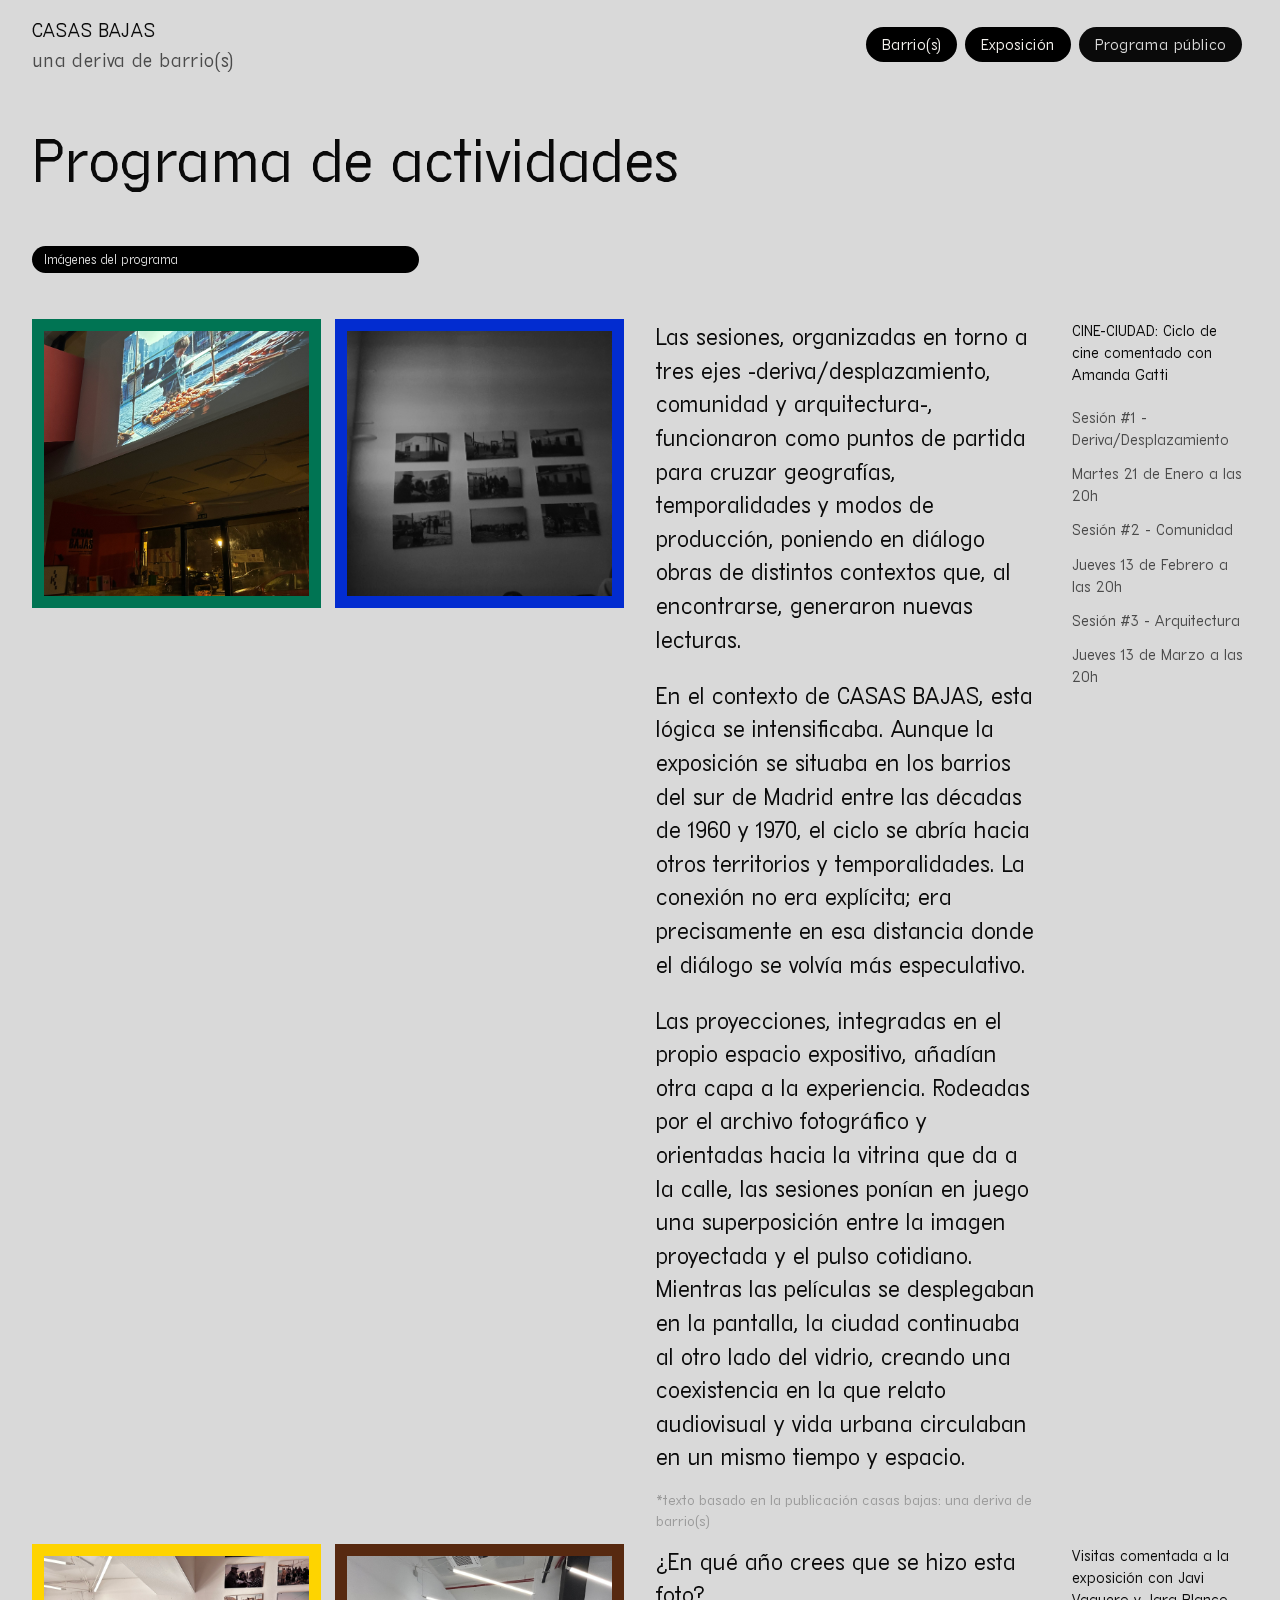
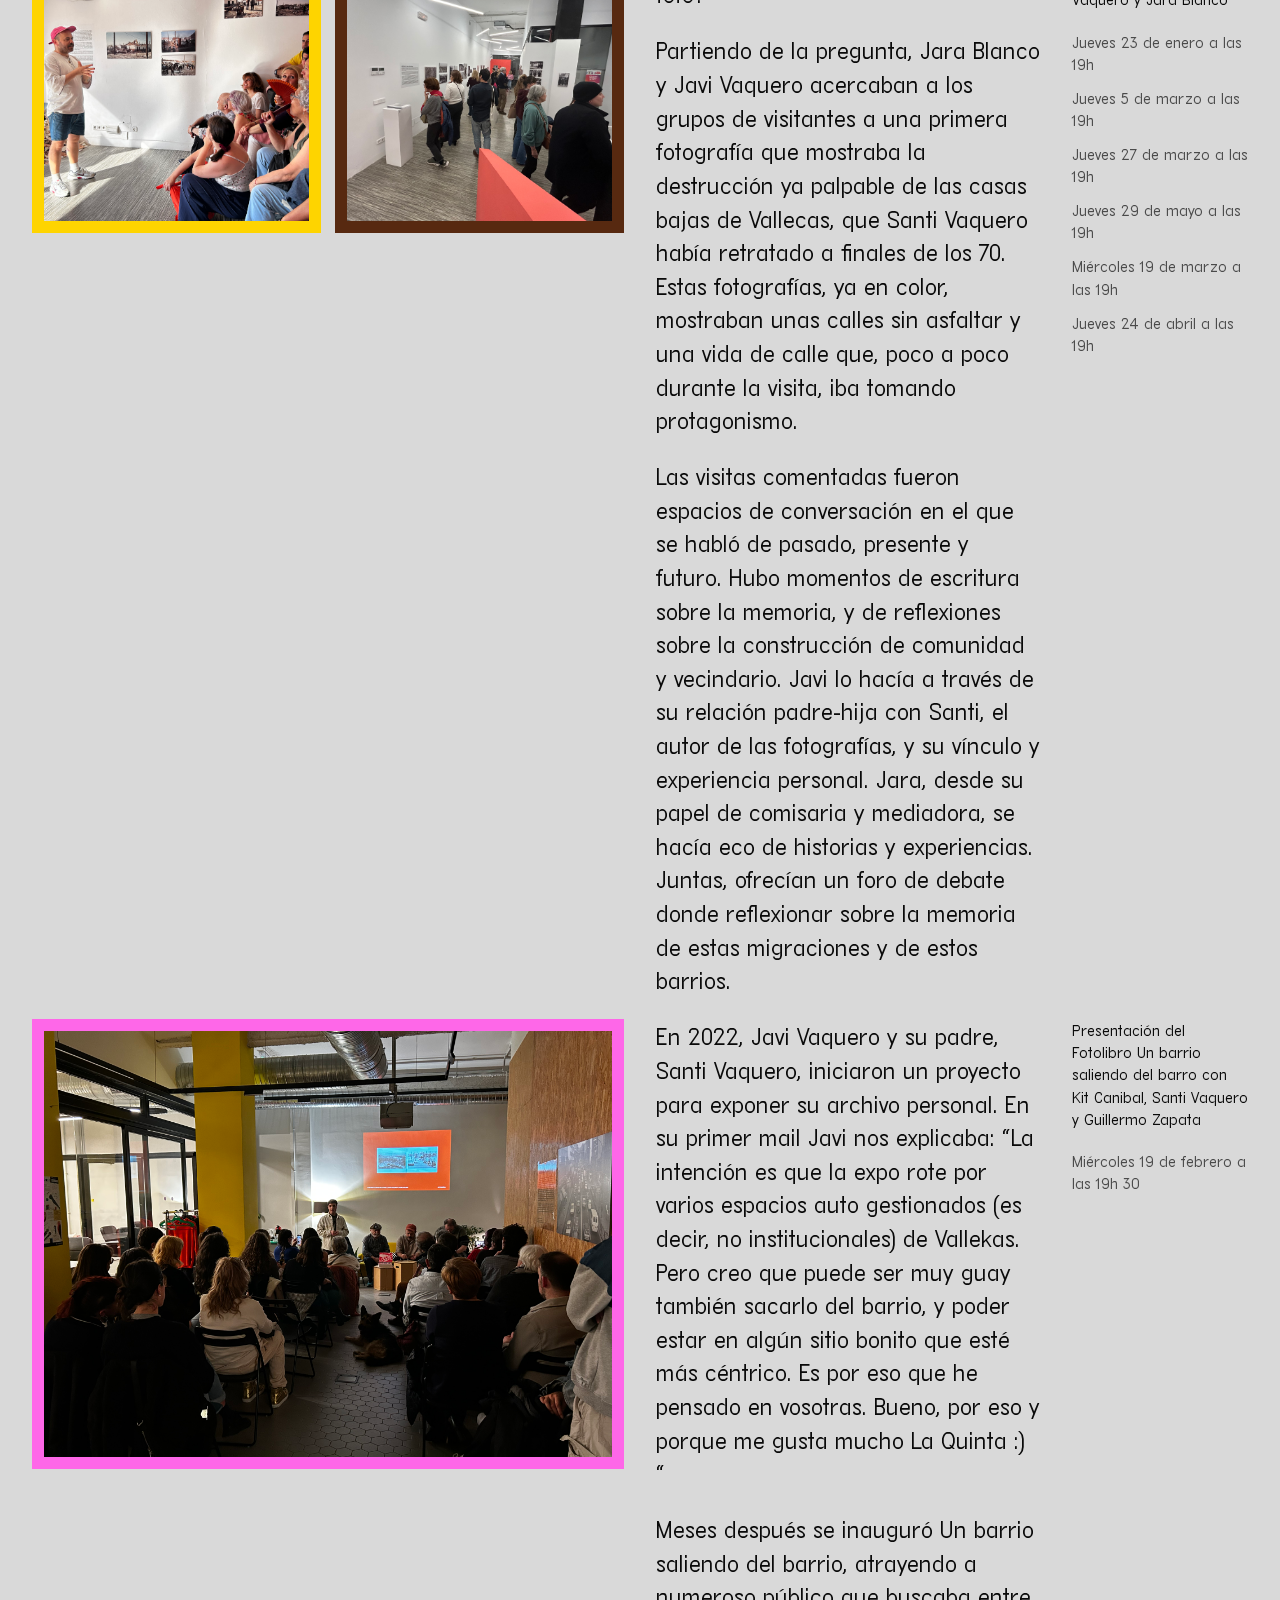
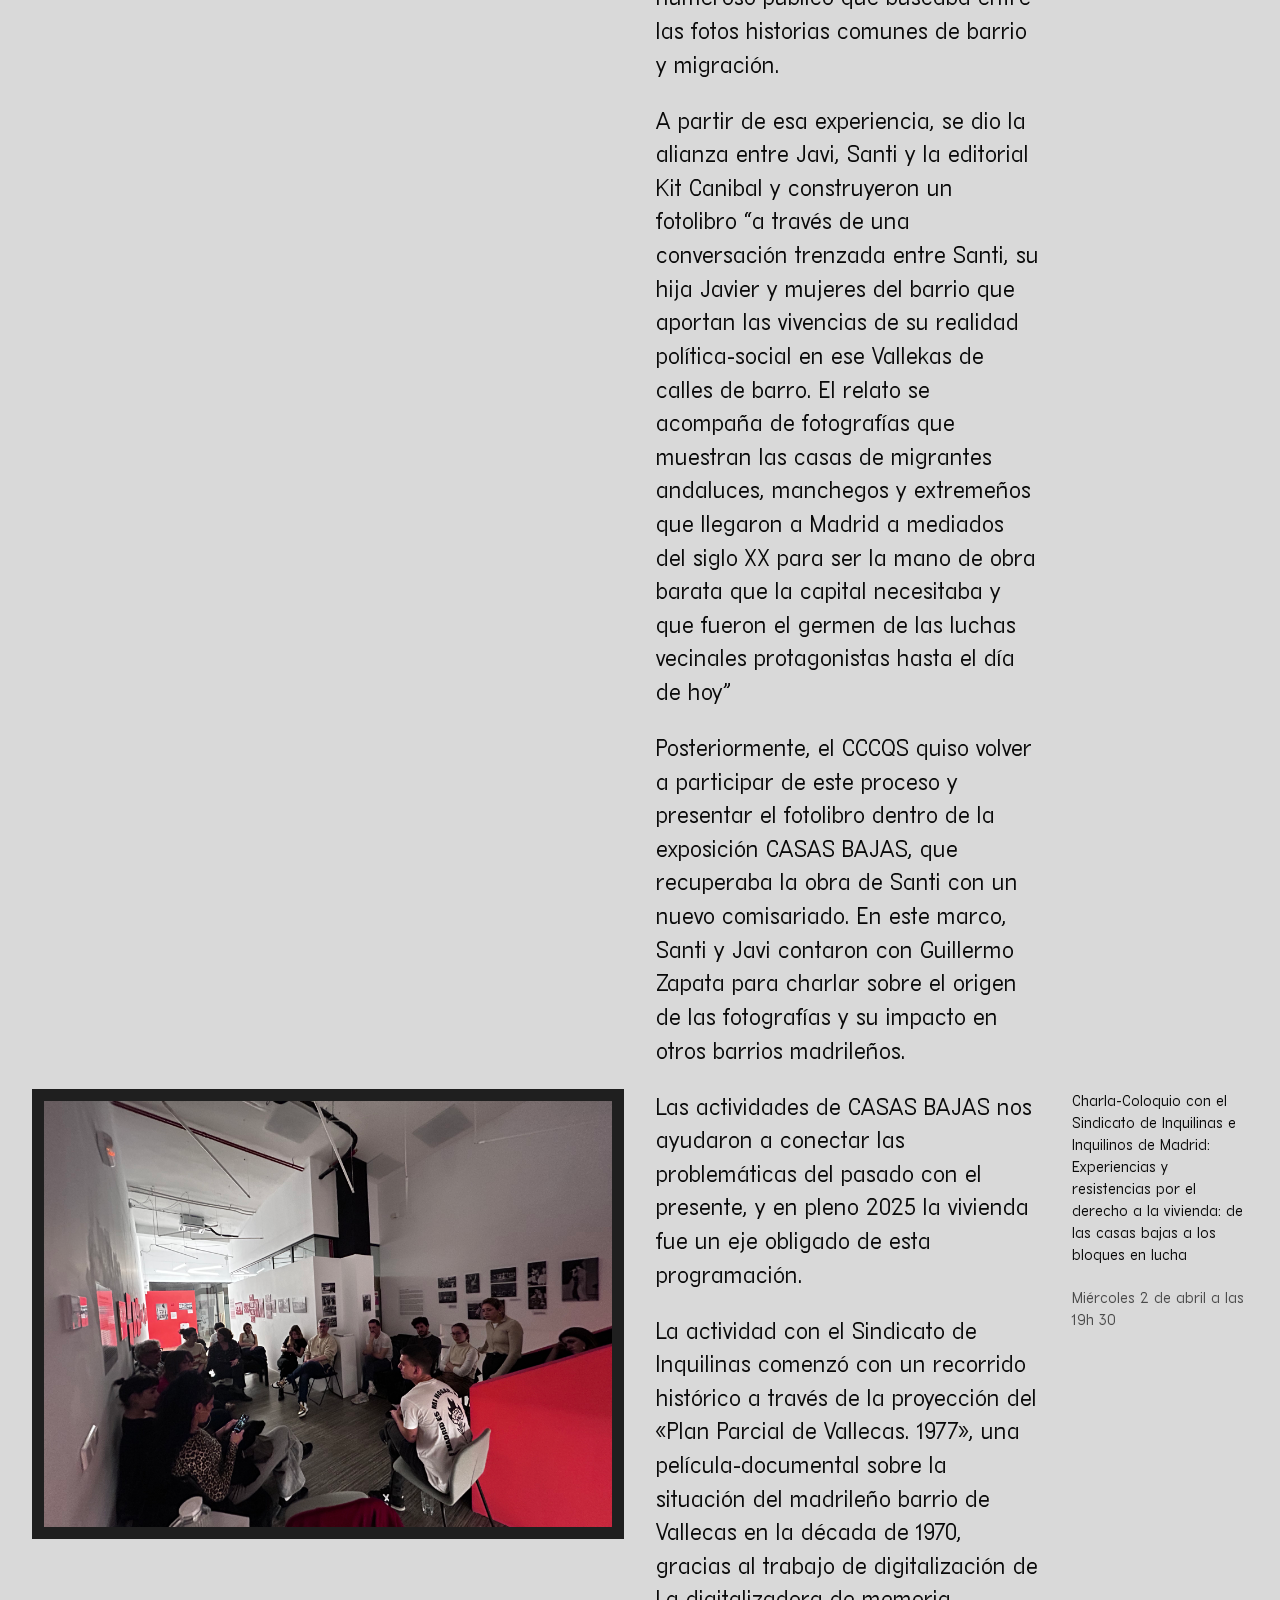
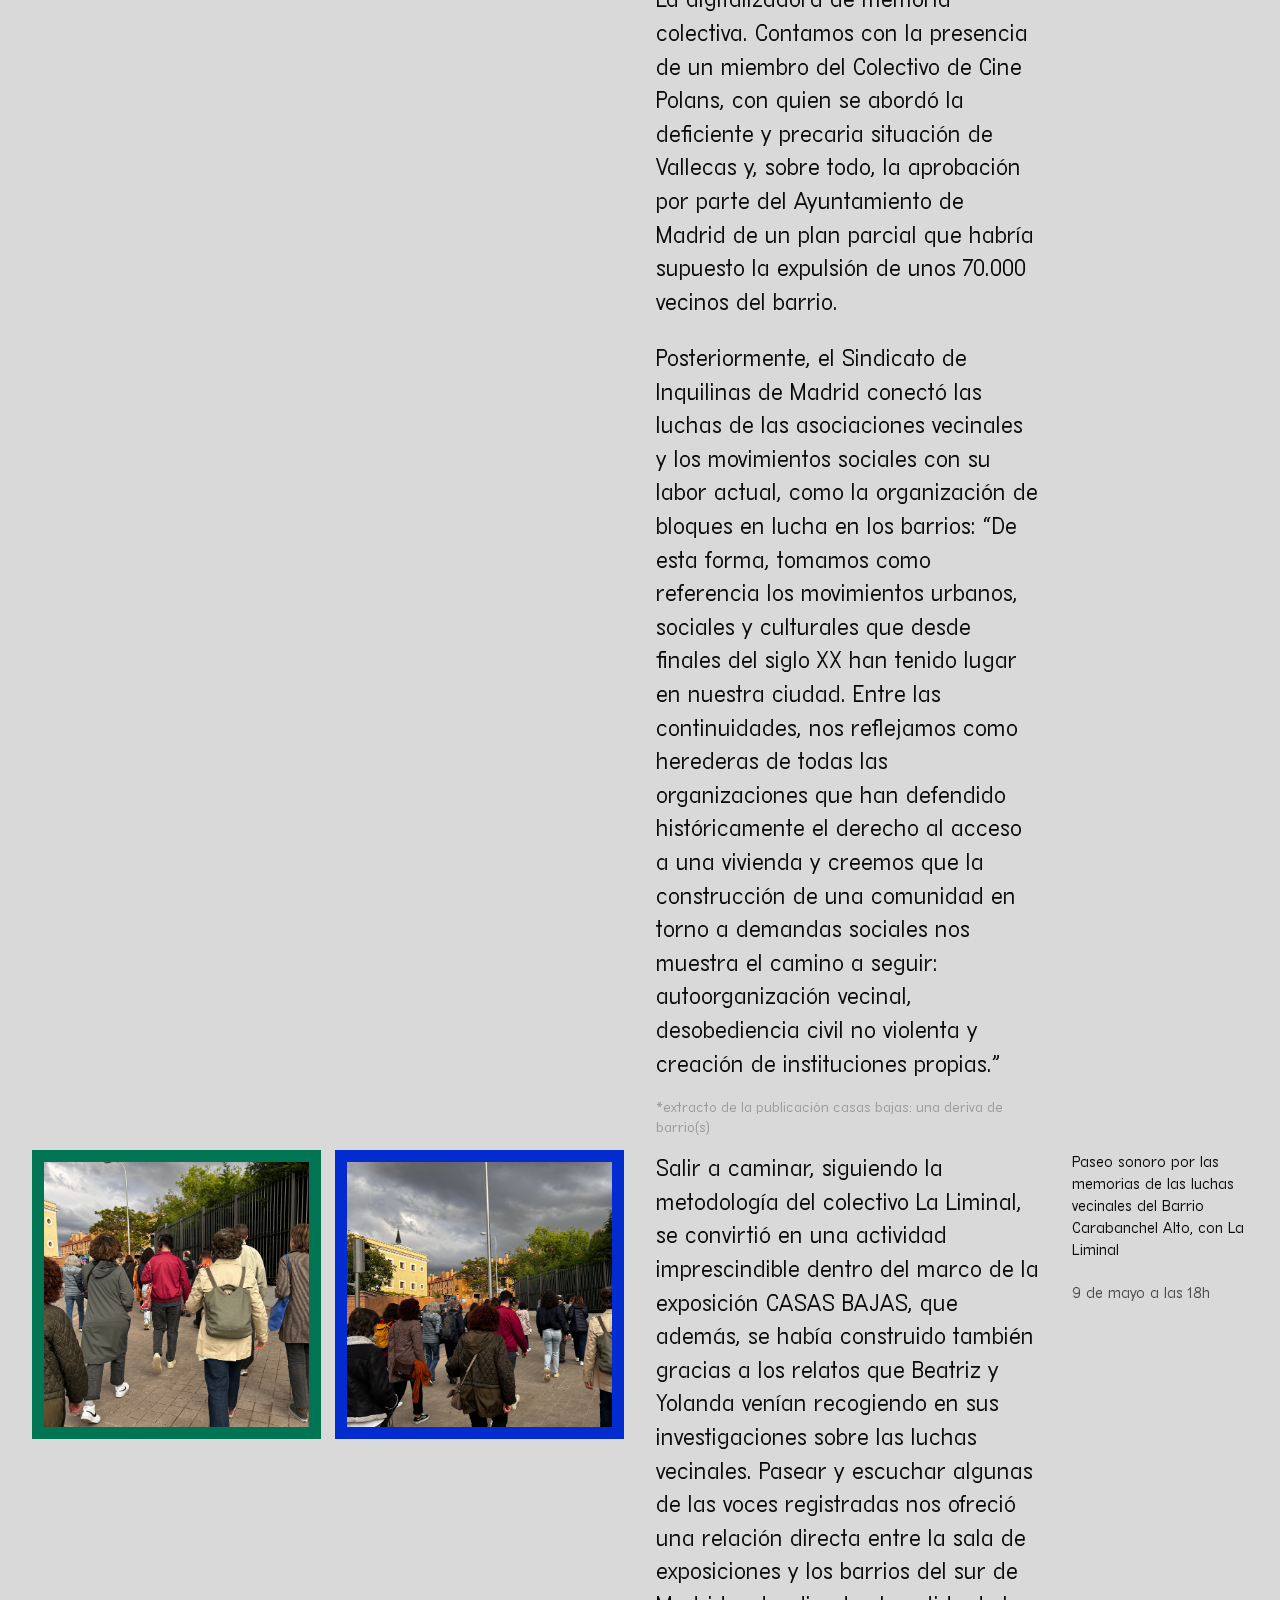
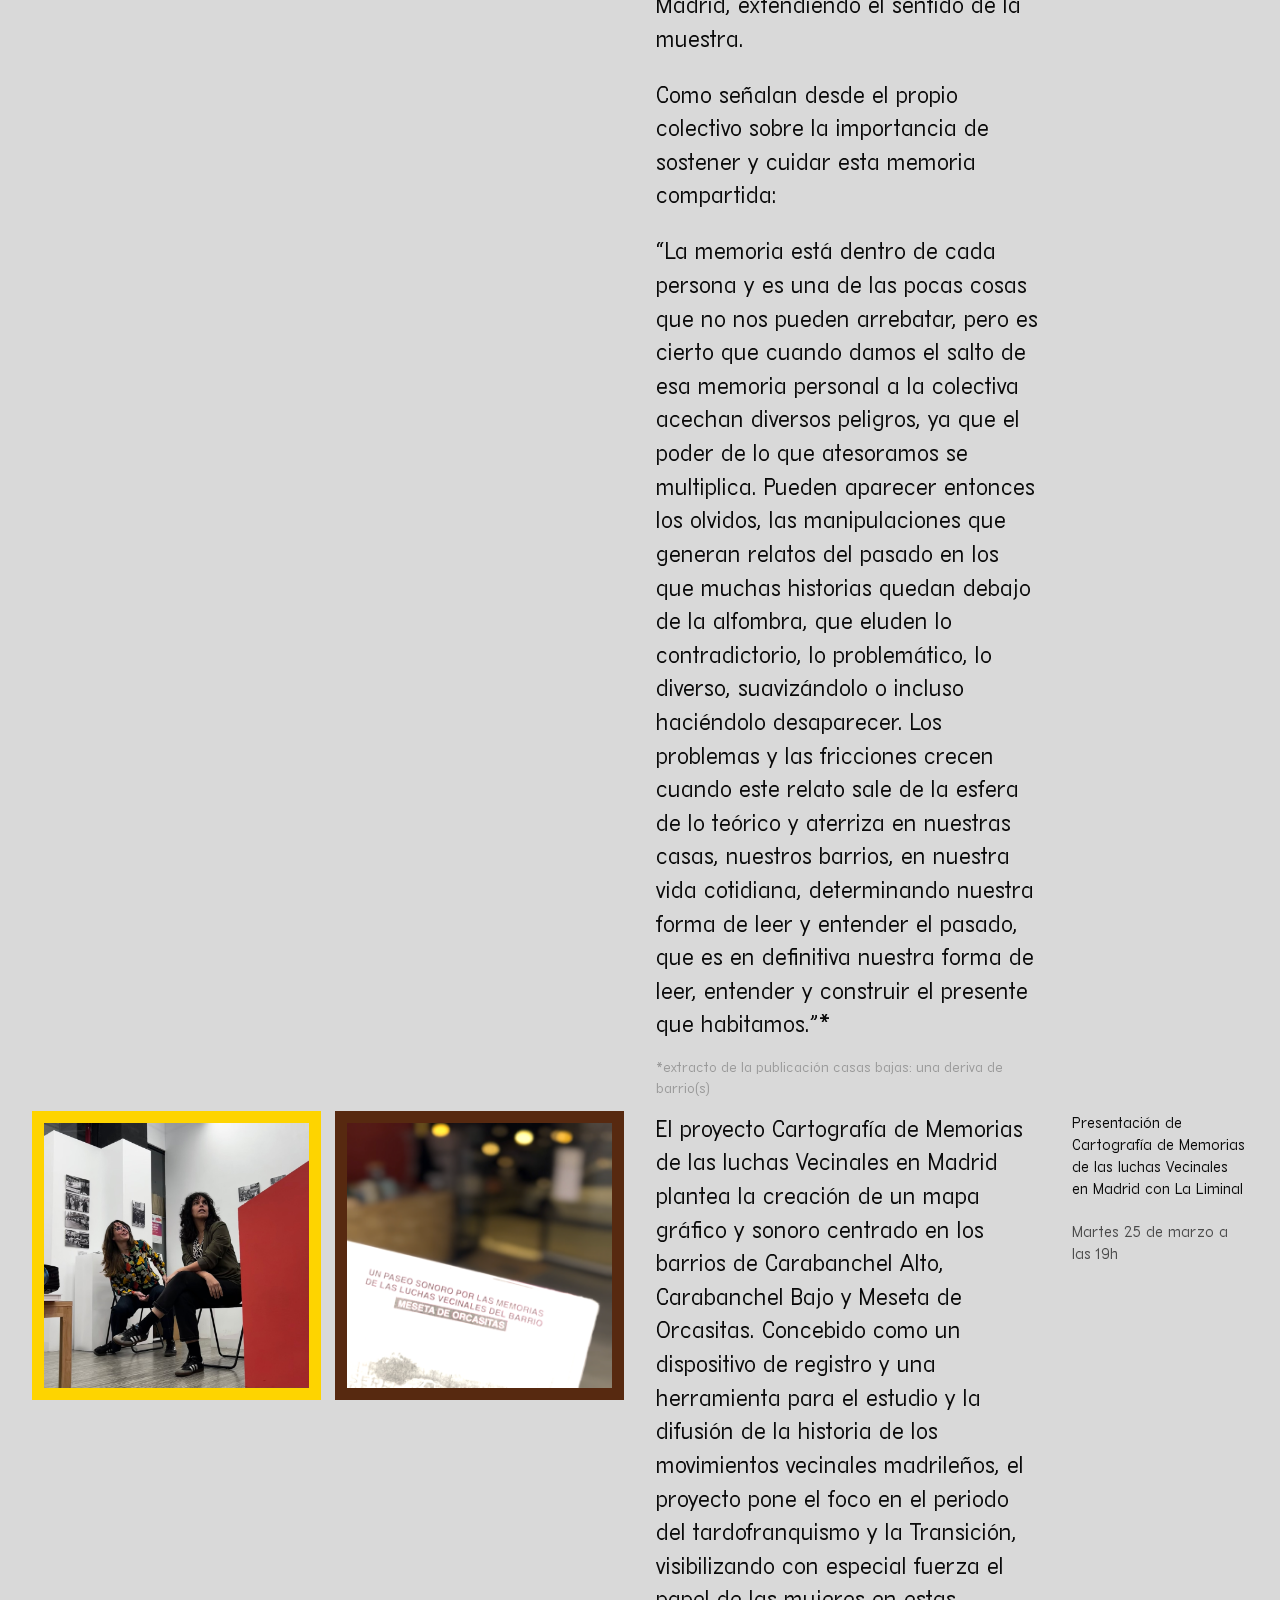
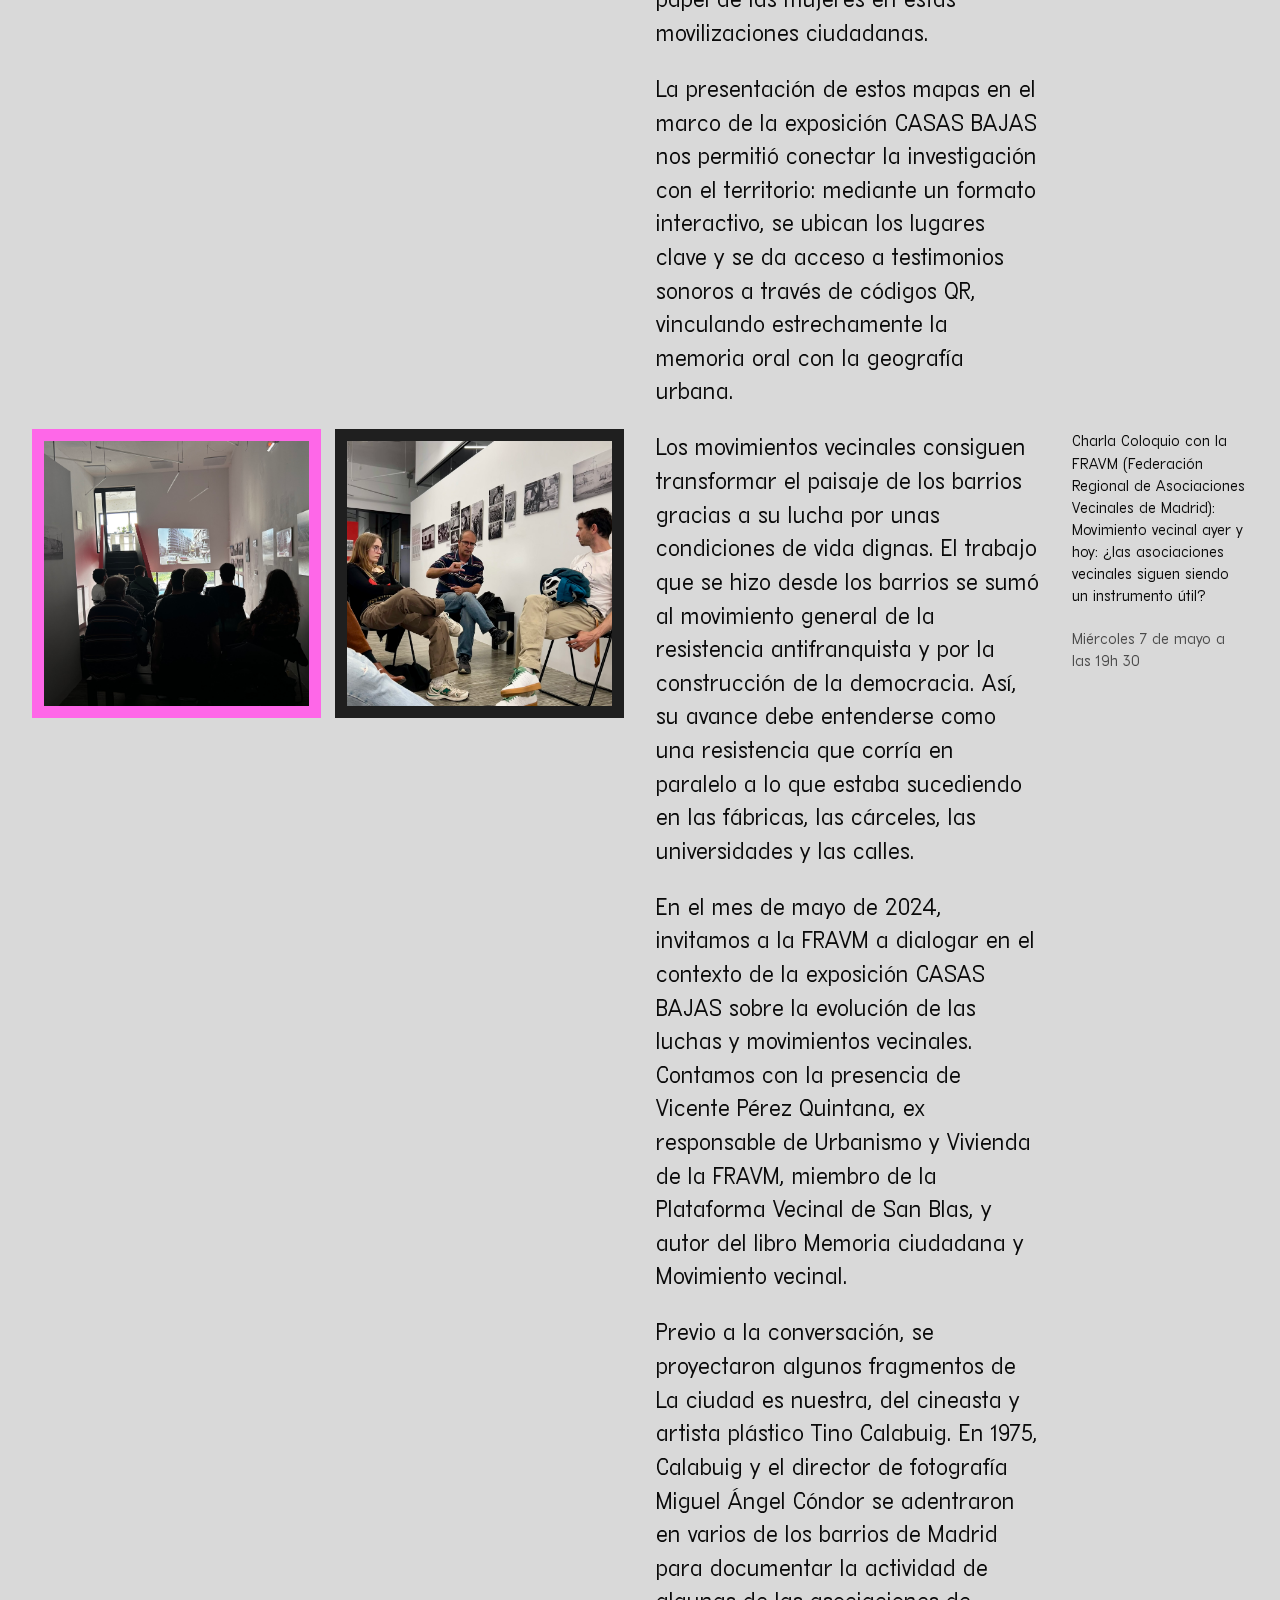
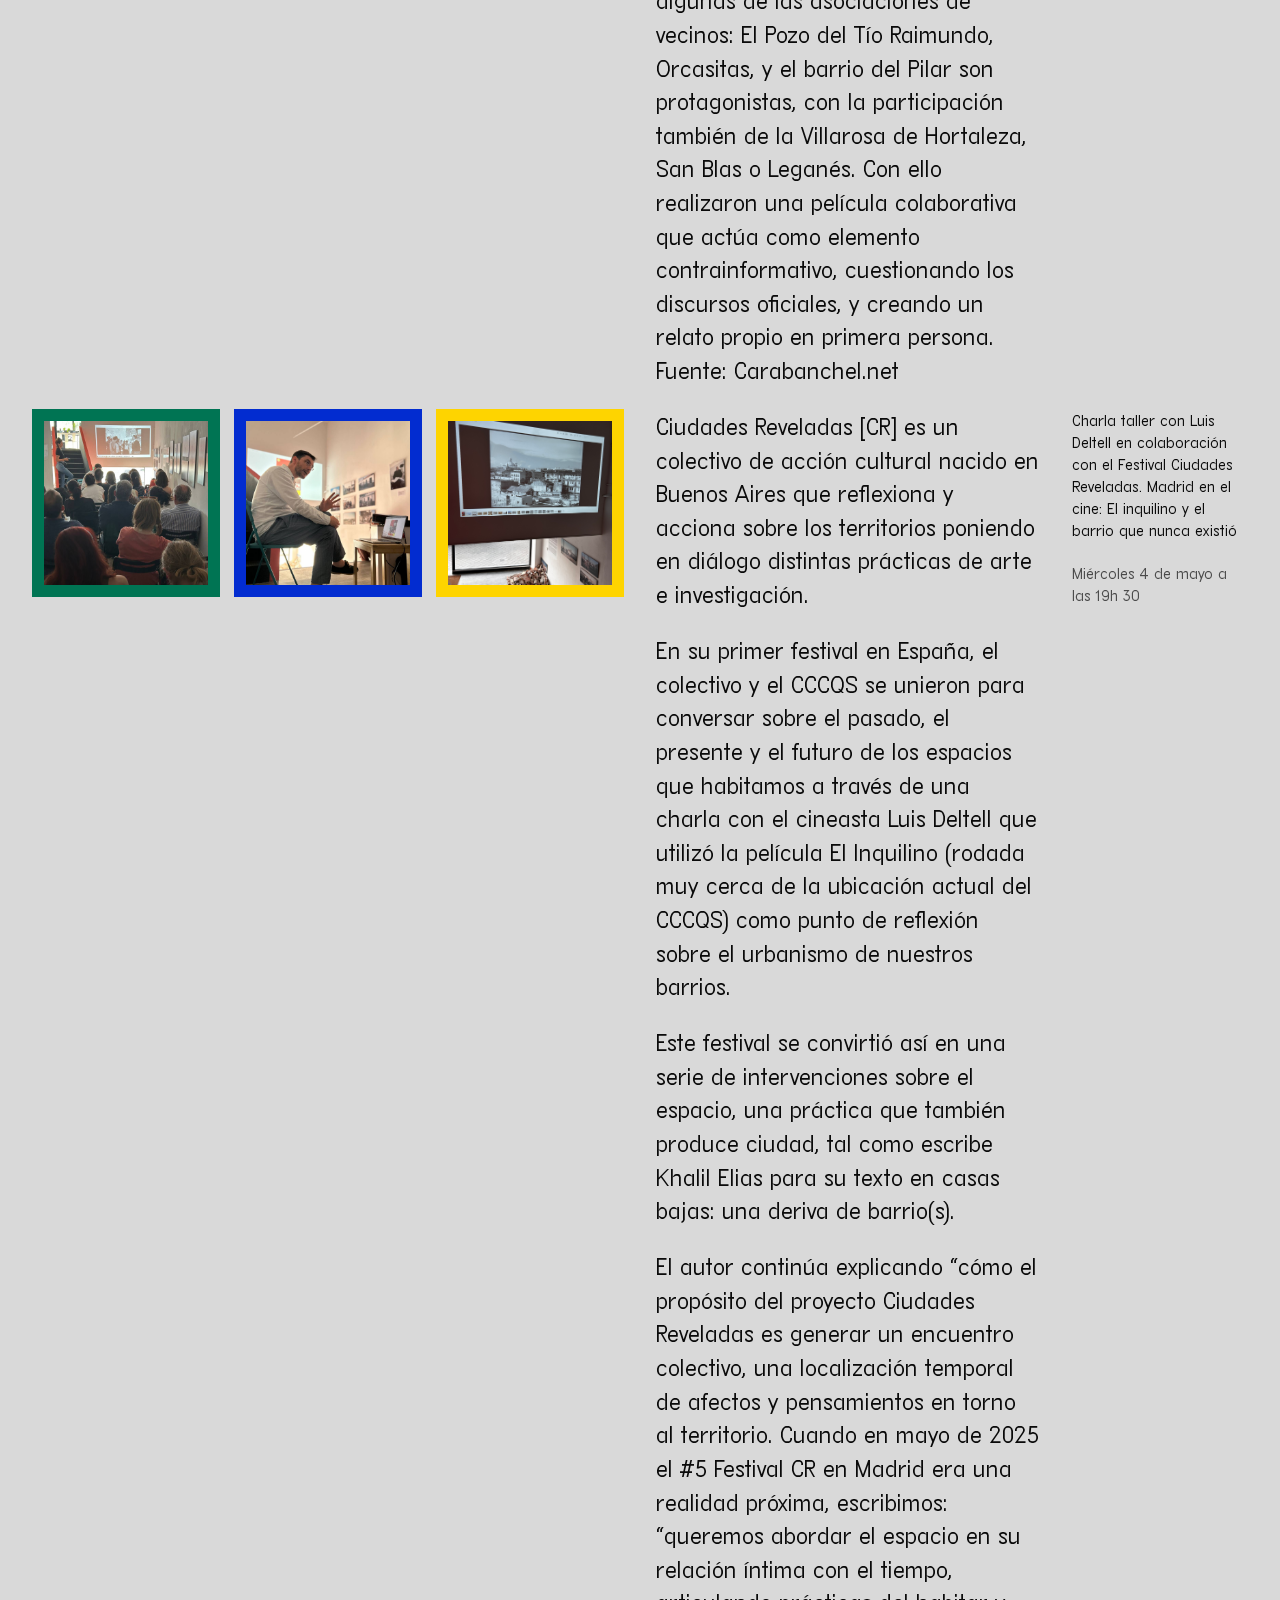
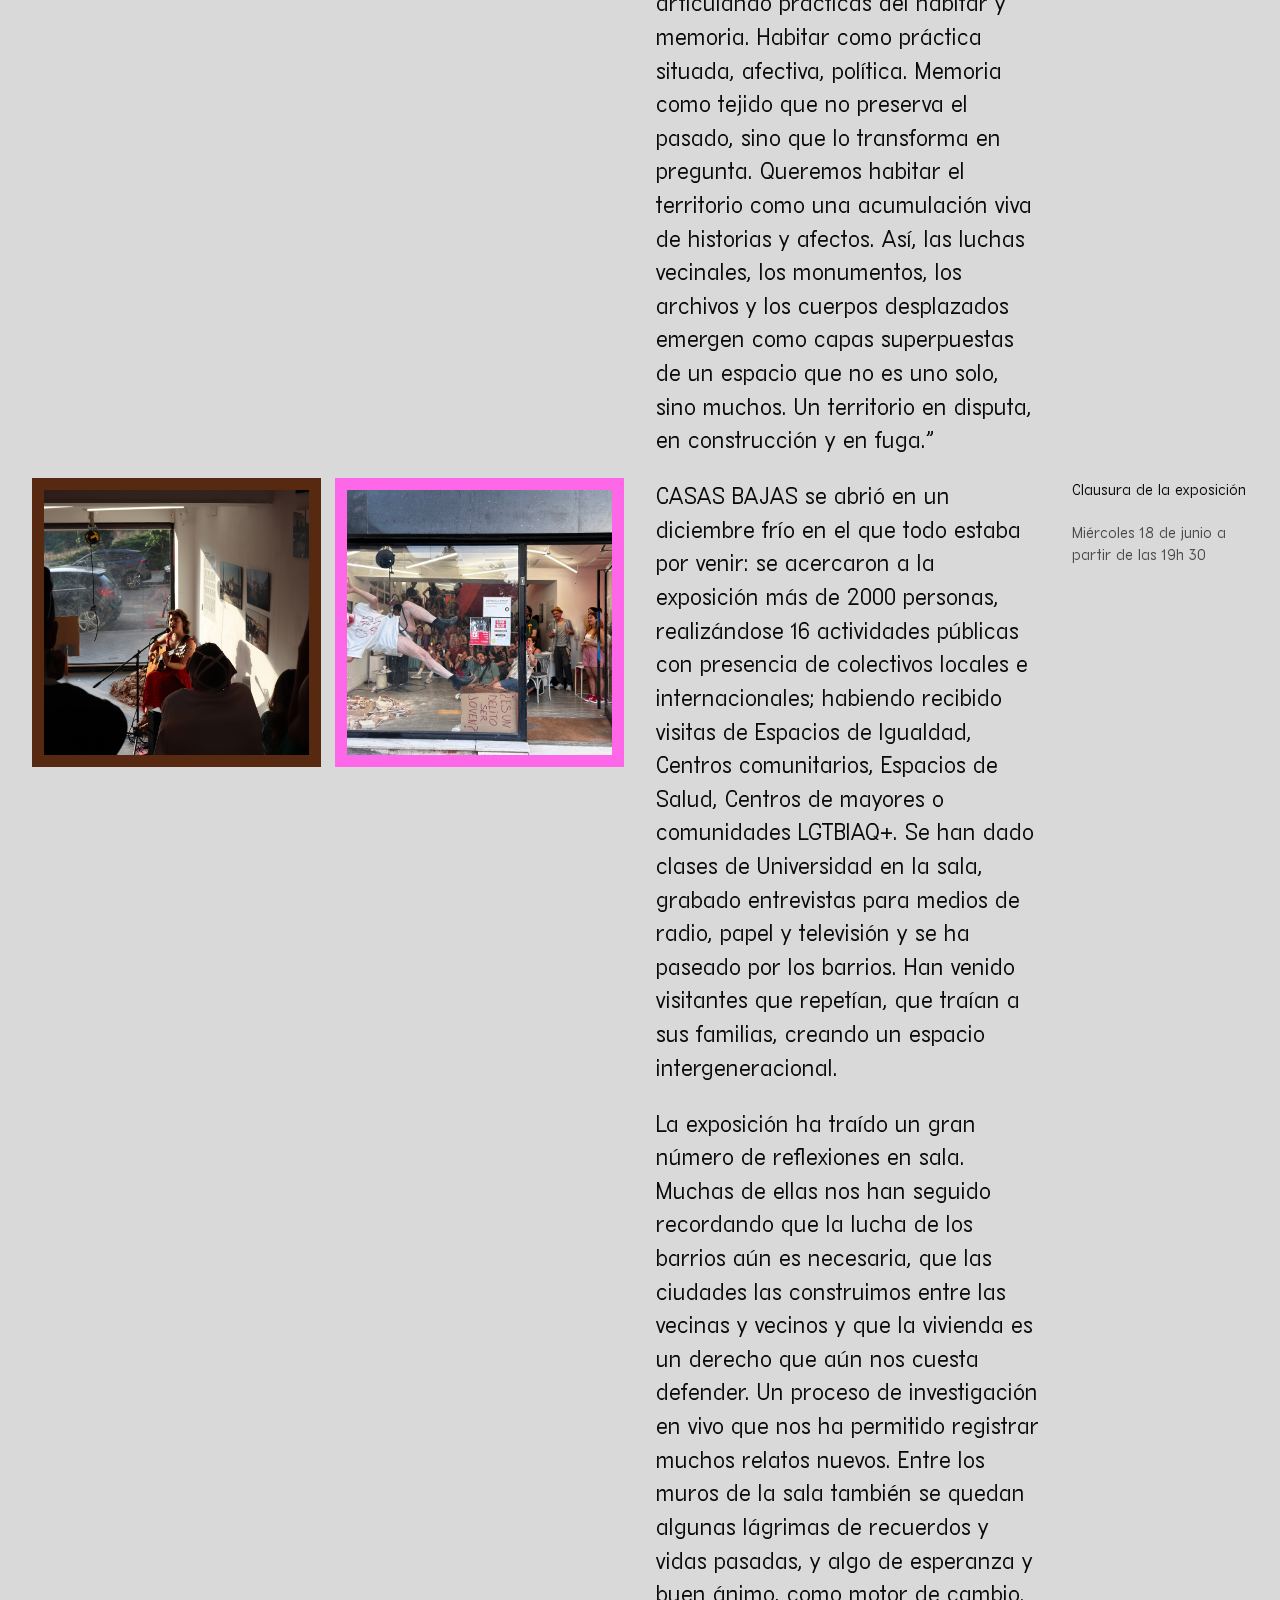
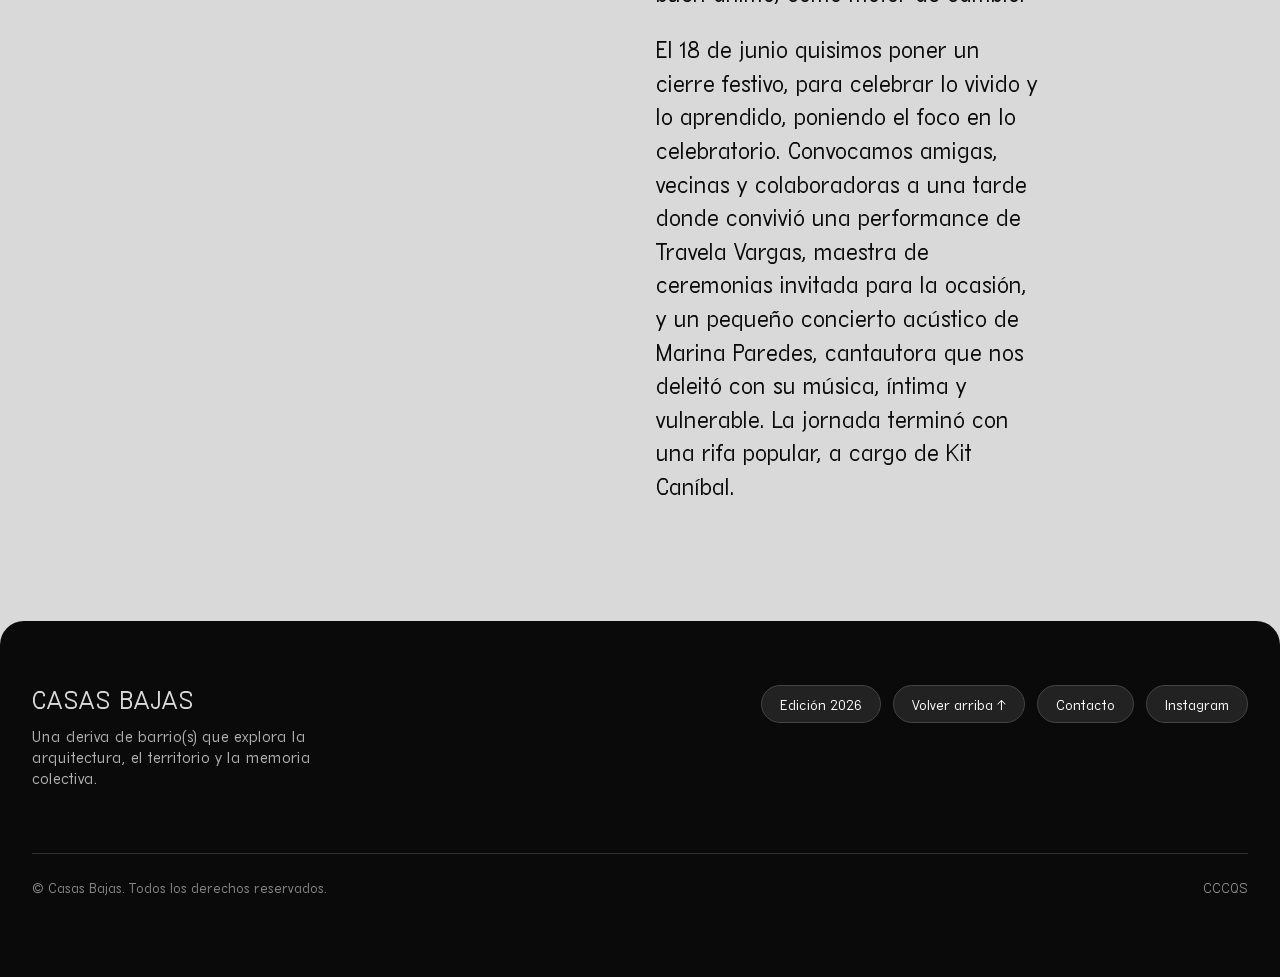
<file: programa.html>
<!DOCTYPE html>
<html lang="es">
<head>
<meta charset="UTF-8">
<meta name="viewport" content="width=device-width, initial-scale=1.0">
<title>Programa de actividades - Casas Bajas</title>
<link rel="stylesheet" href="styles.css">
</head>
<body class="page-programa">

<header class="site-header">
  <a class="brand" href="index.html">CASAS BAJAS<span>una deriva de barrio(s)</span></a>
  <nav class="main-nav" id="main-nav">
    <a href="barrios.html">Barrio(s)</a>
    <a href="exposicion.html">Exposición</a>
    <a href="programa.html" aria-current="page">Programa público</a>
  </nav>
  <button class="nav-toggle" aria-label="Abrir menú" aria-expanded="false">
    <svg width="22" height="16" viewBox="0 0 22 16" fill="none" xmlns="http://www.w3.org/2000/svg">
      <path d="M0 1H22M0 8H22M0 15H22" stroke="#0A0A0A" stroke-width="1.4"/>
    </svg>
  </button>
</header>

<main>

  <section class="grid-section">
    <div class="grid">
      <h1 style="grid-column: 1 / 8;">Programa de actividades</h1>
      <p class="eyebrow" style="grid-column: 1 / 5;">Imágenes del programa</p>
    </div>
  </section>

  <section class="grid-section" style="padding-top: 0;">

    <article class="program-entry">
      <div class="entry-media">
        <div class="thumb-row">
          <a class="thumb"><div class="img-frame ph-1"><img src="images/CASASBAJAS1.jpeg" alt="CASAS BAJAS 1"></div></a>
          <a class="thumb"><div class="img-frame ph-2"><img src="images/CASASBAJAS2.jpg" alt="CASASBAJAS2"></div></a>
        </div>
      </div>
      <div class="entry-body">
        <p>Las sesiones, organizadas en torno a tres ejes -deriva/desplazamiento, comunidad y arquitectura-, funcionaron como puntos de partida para cruzar geografías, temporalidades y modos de producción, poniendo en diálogo obras de distintos contextos que, al encontrarse, generaron nuevas lecturas.</p>
        <p>En el contexto de CASAS BAJAS, esta lógica se intensificaba. Aunque la exposición se situaba en los barrios del sur de Madrid entre las décadas de 1960 y 1970, el ciclo se abría hacia otros territorios y temporalidades. La conexión no era explícita; era precisamente en esa distancia donde el diálogo se volvía más especulativo.</p>
        <p>Las proyecciones, integradas en el propio espacio expositivo, añadían otra capa a la experiencia. Rodeadas por el archivo fotográfico y orientadas hacia la vitrina que da a la calle, las sesiones ponían en juego una superposición entre la imagen proyectada y el pulso cotidiano. Mientras las películas se desplegaban en la pantalla, la ciudad continuaba al otro lado del vidrio, creando una coexistencia en la que relato audiovisual y vida urbana circulaban en un mismo tiempo y espacio.</p>
        <p class="source-note">*texto basado en la publicación casas bajas: una deriva de barrio(s)</p>
      </div>
      <div class="entry-meta meta-sessions">
        <p><strong>CINE-CIUDAD: Ciclo de cine comentado con Amanda Gatti</strong></p>
        <ul>
          <li>Sesión #1 - Deriva/Desplazamiento</li>
          <li>Martes 21 de Enero a las 20h</li>
          <li>Sesión #2 - Comunidad</li>
          <li>Jueves 13 de Febrero a las 20h</li>
          <li>Sesión #3 - Arquitectura</li>
          <li>Jueves 13 de Marzo a las 20h</li>
        </ul>
      </div>
    </article>

    <article class="program-entry">
      <div class="entry-media">
        <div class="thumb-row">
          <a class="thumb"><div class="img-frame ph-3"><img src="images/CASASBAJAS3.jpeg" alt="CASASBAJAS3"></div></a>
          <a class="thumb"><div class="img-frame ph-4"><img src="images/CASASBAJAS4.jpeg" alt="CASASBAJAS4"></div></a>
        </div>
      </div>
      <div class="entry-body">
        <p>¿En qué año crees que se hizo esta foto?</p>
        <p>Partiendo de la pregunta, Jara Blanco y Javi Vaquero acercaban a los grupos de visitantes a una primera fotografía que mostraba la destrucción ya palpable de las casas bajas de Vallecas, que Santi Vaquero había retratado a finales de los 70. Estas fotografías, ya en color, mostraban unas calles sin asfaltar y una vida de calle que, poco a poco durante la visita, iba tomando protagonismo.</p>
        <p>Las visitas comentadas fueron espacios de conversación en el que se habló de pasado, presente y futuro. Hubo momentos de escritura sobre la memoria, y de reflexiones sobre la construcción de comunidad y vecindario. Javi lo hacía a través de su relación padre-hija con Santi, el autor de las fotografías, y su vínculo y experiencia personal. Jara, desde su papel de comisaria y mediadora, se hacía eco de historias y experiencias. Juntas, ofrecían un foro de debate donde reflexionar sobre la memoria de estas migraciones y de estos barrios.</p>
      </div>
      <div class="entry-meta meta-sessions">
        <p><strong>Visitas comentada a la exposición con Javi Vaquero y Jara Blanco</strong></p>
        <ul>
          <li>Jueves 23 de enero a las 19h</li>
          <li>Jueves 5 de marzo a las 19h</li>
          <li>Jueves 27 de marzo a las 19h</li>
          <li>Jueves 29 de mayo a las 19h</li>
          <li>Miércoles 19 de marzo a las 19h</li>
          <li>Jueves 24 de abril a las 19h</li>
        </ul>
      </div>
    </article>

    <article class="program-entry">
      <div class="entry-media">
        <div class="img-frame ph-5"><img src="images/CASASBAJAS5.jpeg" alt="CASASBAJAS5"></div>
      </div>
      <div class="entry-body">
        <p>En 2022, Javi Vaquero y su padre, Santi Vaquero, iniciaron un proyecto para exponer su archivo personal. En su primer mail Javi nos explicaba: “La intención es que la expo rote por varios espacios auto gestionados (es decir, no institucionales) de Vallekas. Pero creo que puede ser muy guay también sacarlo del barrio, y poder estar en algún sitio bonito que esté más céntrico. Es por eso que he pensado en vosotras. Bueno, por eso y porque me gusta mucho La Quinta :) “</p>
        <p>Meses después se inauguró Un barrio saliendo del barrio, atrayendo a numeroso público que buscaba entre las fotos historias comunes de barrio y migración.</p>
        <p>A partir de esa experiencia, se dio la alianza entre Javi, Santi y la editorial Kit Canibal y construyeron un fotolibro “a través de una conversación trenzada entre Santi, su hija Javier y mujeres del barrio que aportan las vivencias de su realidad política-social en ese Vallekas de calles de barro. El relato se acompaña de fotografías que muestran las casas de migrantes andaluces, manchegos y extremeños que llegaron a Madrid a mediados del siglo XX para ser la mano de obra barata que la capital necesitaba y que fueron el germen de las luchas vecinales protagonistas hasta el día de hoy”</p>
        <p>Posteriormente, el CCCQS quiso volver a participar de este proceso y presentar el fotolibro dentro de la exposición CASAS BAJAS, que recuperaba la obra de Santi con un nuevo comisariado. En este marco, Santi y Javi contaron con Guillermo Zapata para charlar sobre el origen de las fotografías y su impacto en otros barrios madrileños.</p>
      </div>
      <div class="entry-meta meta-sessions">
        <p><strong>Presentación del Fotolibro Un barrio saliendo del barro con Kit Canibal, Santi Vaquero y Guillermo Zapata</strong></p>
        <ul>
          <li>Miércoles 19 de febrero a las 19h 30</li>
        </ul>
      </div>
    </article>

    <article class="program-entry">
      <div class="entry-media">
        <div class="img-frame ph-6"><img src="images/CASASBAJAS6.jpeg" alt="CASASBAJAS6"></div>
      </div>
      <div class="entry-body">
        <p>Las actividades de CASAS BAJAS nos ayudaron a conectar las problemáticas del pasado con el presente, y en pleno 2025 la vivienda fue un eje obligado de esta programación.</p>
        <p>La actividad con el Sindicato de Inquilinas comenzó con un recorrido histórico a través de la proyección del «Plan Parcial de Vallecas. 1977», una película-documental sobre la situación del madrileño barrio de Vallecas en la década de 1970, gracias al trabajo de digitalización de La digitalizadora de memoria colectiva. Contamos con la presencia de un miembro del Colectivo de Cine Polans, con quien se abordó la deficiente y precaria situación de Vallecas y, sobre todo, la aprobación por parte del Ayuntamiento de Madrid de un plan parcial que habría supuesto la expulsión de unos 70.000 vecinos del barrio.</p>
        <p>Posteriormente, el Sindicato de Inquilinas de Madrid conectó las luchas de las asociaciones vecinales y los movimientos sociales con su labor actual, como la organización de bloques en lucha en los barrios: “De esta forma, tomamos como referencia los movimientos urbanos, sociales y culturales que desde finales del siglo XX han tenido lugar en nuestra ciudad. Entre las continuidades, nos reflejamos como herederas de todas las organizaciones que han defendido históricamente el derecho al acceso a una vivienda y creemos que la construcción de una comunidad en torno a demandas sociales nos muestra el camino a seguir: autoorganización vecinal, desobediencia civil no violenta y creación de instituciones propias.”</p>
        <p class="source-note">*extracto de la publicación casas bajas: una deriva de barrio(s)</p>
      </div>
      <div class="entry-meta meta-sessions">
        <p><strong>Charla-Coloquio con el Sindicato de Inquilinas e Inquilinos de Madrid: Experiencias y resistencias por el derecho a la vivienda: de las casas bajas a los bloques en lucha</strong></p>
        <ul>
          <li>Miércoles 2 de abril a las 19h 30</li>
        </ul>
      </div>
    </article>

    <article class="program-entry">
      <div class="entry-media">
        <div class="thumb-row">
          <a class="thumb"><div class="img-frame ph-1"><img src="images/CASASBAJAS7.jpeg" alt="CASASBAJAS7"></div></a>
          <a class="thumb"><div class="img-frame ph-2"><img src="images/CASASBAJAS7_2.jpeg" alt="CASASBAJAS7_2"></div></a>
        </div>
      </div>
      <div class="entry-body">
        <p>Salir a caminar, siguiendo la metodología del colectivo La Liminal, se convirtió en una actividad imprescindible dentro del marco de la exposición CASAS BAJAS, que además, se había construido también gracias a los relatos que Beatriz y Yolanda venían recogiendo en sus investigaciones sobre las luchas vecinales. Pasear y escuchar algunas de las voces registradas nos ofreció una relación directa entre la sala de exposiciones y los barrios del sur de Madrid, extendiendo el sentido de la muestra.</p>
        <p>Como señalan desde el propio colectivo sobre la importancia de sostener y cuidar esta memoria compartida:</p>
        <p>“La memoria está dentro de cada persona y es una de las pocas cosas que no nos pueden arrebatar, pero es cierto que cuando damos el salto de esa memoria personal a la colectiva acechan diversos peligros, ya que el poder de lo que atesoramos se multiplica. Pueden aparecer entonces los olvidos, las manipulaciones que generan relatos del pasado en los que muchas historias quedan debajo de la alfombra, que eluden lo contradictorio, lo problemático, lo diverso, suavizándolo o incluso haciéndolo desaparecer. Los problemas y las fricciones crecen cuando este relato sale de la esfera de lo teórico y aterriza en nuestras casas, nuestros barrios, en nuestra vida cotidiana, determinando nuestra forma de leer y entender el pasado, que es en definitiva nuestra forma de leer, entender y construir el presente que habitamos.”*</p>
        <p class="source-note">*extracto de la publicación casas bajas: una deriva de barrio(s)</p>
      </div>
      <div class="entry-meta meta-sessions">
        <p><strong>Paseo sonoro por las memorias de las luchas vecinales del Barrio Carabanchel Alto, con La Liminal</strong></p>
        <ul>
          <li>9 de mayo a las 18h</li>
        </ul>
      </div>
    </article>

    <article class="program-entry">
      <div class="entry-media">
        <div class="thumb-row">
          <a class="thumb"><div class="img-frame ph-3"><img src="images/CASASBAJAS7_3.jpeg" alt="CASASBAJAS7_3"></div></a>
          <a class="thumb"><div class="img-frame ph-4"><img src="images/CASASBAJAS7_4.jpeg" alt="CASASBAJAS7_4"></div></a>
        </div>
      </div>
      <div class="entry-body">
        <p>El proyecto Cartografía de Memorias de las luchas Vecinales en Madrid plantea la creación de un mapa gráfico y sonoro centrado en los barrios de Carabanchel Alto, Carabanchel Bajo y Meseta de Orcasitas. Concebido como un dispositivo de registro y una herramienta para el estudio y la difusión de la historia de los movimientos vecinales madrileños, el proyecto pone el foco en el periodo del tardofranquismo y la Transición, visibilizando con especial fuerza el papel de las mujeres en estas movilizaciones ciudadanas.</p>
        <p>La presentación de estos mapas en el marco de la exposición CASAS BAJAS nos permitió conectar la investigación con el territorio: mediante un formato interactivo, se ubican los lugares clave y se da acceso a testimonios sonoros a través de códigos QR, vinculando estrechamente la memoria oral con la geografía urbana.</p>
      </div>
      <div class="entry-meta meta-sessions">
        <p><strong>Presentación de Cartografía de Memorias de las luchas Vecinales en Madrid con La Liminal</strong></p>
        <ul>
          <li>Martes 25 de marzo a las 19h</li>
        </ul>
      </div>
    </article>

    <article class="program-entry">
      <div class="entry-media">
        <div class="thumb-row">
          <a class="thumb"><div class="img-frame ph-5"><img src="images/CASASBAJAS8.jpeg" alt="CASASBAJAS8"></div></a>
          <a class="thumb"><div class="img-frame ph-6"><img src="images/CASASBAJAS9.JPEG" alt="CASASBAJAS9"></div></a>
        </div>
      </div>
      <div class="entry-body">
        <p>Los movimientos vecinales consiguen transformar el paisaje de los barrios gracias a su lucha por unas condiciones de vida dignas. El trabajo que se hizo desde los barrios se sumó al movimiento general de la resistencia antifranquista y por la construcción de la democracia. Así, su avance debe entenderse como una resistencia que corría en paralelo a lo que estaba sucediendo en las fábricas, las cárceles, las universidades y las calles.</p>
        <p>En el mes de mayo de 2024, invitamos a la FRAVM a dialogar en el contexto de la exposición CASAS BAJAS sobre la evolución de las luchas y movimientos vecinales. Contamos con la presencia de Vicente Pérez Quintana, ex responsable de Urbanismo y Vivienda de la FRAVM, miembro de la Plataforma Vecinal de San Blas, y autor del libro Memoria ciudadana y Movimiento vecinal.</p>
        <p>Previo a la conversación, se proyectaron algunos fragmentos de La ciudad es nuestra, del cineasta y artista plástico Tino Calabuig. En 1975, Calabuig y el director de fotografía Miguel Ángel Cóndor se adentraron en varios de los barrios de Madrid para documentar la actividad de algunas de las asociaciones de vecinos: El Pozo del Tío Raimundo, Orcasitas, y el barrio del Pilar son protagonistas, con la participación también de la Villarosa de Hortaleza, San Blas o Leganés. Con ello realizaron una película colaborativa que actúa como elemento contrainformativo, cuestionando los discursos oficiales, y creando un relato propio en primera persona. Fuente: Carabanchel.net</p>
      </div>
      <div class="entry-meta meta-sessions">
        <p><strong>Charla Coloquio con la FRAVM (Federación Regional de Asociaciones Vecinales de Madrid): Movimiento vecinal ayer y hoy: ¿las asociaciones vecinales siguen siendo un instrumento útil?</strong></p>
        <ul>
          <li>Miércoles 7 de mayo a las 19h 30</li>
        </ul>
      </div>
    </article>

    <article class="program-entry">
      <div class="entry-media">
        <div class="thumb-row">
          <a class="thumb"><div class="img-frame ph-1"><img src="images/CASASBAJAS10.jpg" alt="CASASBAJAS10"></div></a>
          <a class="thumb"><div class="img-frame ph-2"><img src="images/CASASBAJAS10_2.jpg" alt="CASASBAJAS10_2"></div></a>
          <a class="thumb"><div class="img-frame ph-3"><img src="images/CASASBAJAS10_3.jpeg" alt="CASASBAJAS10_3"></div></a>
        </div>
      </div>
      <div class="entry-body">
        <p>Ciudades Reveladas [CR] es un colectivo de acción cultural nacido en Buenos Aires que reflexiona y acciona sobre los territorios poniendo en diálogo distintas prácticas de arte e investigación.</p>
        <p>En su primer festival en España, el colectivo y el CCCQS se unieron para conversar sobre el pasado, el presente y el futuro de los espacios que habitamos a través de una charla con el cineasta Luis Deltell que utilizó la película El Inquilino (rodada muy cerca de la ubicación actual del CCCQS) como punto de reflexión sobre el urbanismo de nuestros barrios.</p>
        <p>Este festival se convirtió así en una serie de intervenciones sobre el espacio, una práctica que también produce ciudad, tal como escribe Khalil Elias para su texto en casas bajas: una deriva de barrio(s).</p>
        <p>El autor continúa explicando “cómo el propósito del proyecto Ciudades Reveladas es generar un encuentro colectivo, una localización temporal de afectos y pensamientos en torno al territorio. Cuando en mayo de 2025 el #5 Festival CR en Madrid era una realidad próxima, escribimos: “queremos abordar el espacio en su relación íntima con el tiempo, articulando prácticas del habitar y memoria. Habitar como práctica situada, afectiva, política. Memoria como tejido que no preserva el pasado, sino que lo transforma en pregunta. Queremos habitar el territorio como una acumulación viva de historias y afectos. Así, las luchas vecinales, los monumentos, los archivos y los cuerpos desplazados emergen como capas superpuestas de un espacio que no es uno solo, sino muchos. Un territorio en disputa, en construcción y en fuga.”</p>
      </div>
      <div class="entry-meta meta-sessions">
        <p><strong>Charla taller con Luis Deltell en colaboración con el Festival Ciudades Reveladas. Madrid en el cine: El inquilino y el barrio que nunca existió</strong></p>
        <ul>
          <li>Miércoles 4 de mayo a las 19h 30</li>
        </ul>
      </div>
    </article>

    <article class="program-entry">
      <div class="entry-media">
        <div class="thumb-row">
          <a class="thumb"><div class="img-frame ph-4"><img src="images/CASASBAJAS11.JPG" alt="CASASBAJAS11"></div></a>
          <a class="thumb"><div class="img-frame ph-5"><img src="images/CASASBAJAS11_2.jpeg" alt="CASASBAJAS11_2"></div></a>
        </div>
      </div>
      <div class="entry-body">
        <p>CASAS BAJAS se abrió en un diciembre frío en el que todo estaba por venir: se acercaron a la exposición más de 2000 personas, realizándose 16 actividades públicas con presencia de colectivos locales e internacionales; habiendo recibido visitas de Espacios de Igualdad, Centros comunitarios, Espacios de Salud, Centros de mayores o comunidades LGTBIAQ+. Se han dado clases de Universidad en la sala, grabado entrevistas para medios de radio, papel y televisión y se ha paseado por los barrios. Han venido visitantes que repetían, que traían a sus familias, creando un espacio intergeneracional.</p>
        <p>La exposición ha traído un gran número de reflexiones en sala. Muchas de ellas nos han seguido recordando que la lucha de los barrios aún es necesaria, que las ciudades las construimos entre las vecinas y vecinos y que la vivienda es un derecho que aún nos cuesta defender. Un proceso de investigación en vivo que nos ha permitido registrar muchos relatos nuevos. Entre los muros de la sala también se quedan algunas lágrimas de recuerdos y vidas pasadas, y algo de esperanza y buen ánimo, como motor de cambio.</p>
        <p>El 18 de junio quisimos poner un cierre festivo, para celebrar lo vivido y lo aprendido, poniendo el foco en lo celebratorio. Convocamos amigas, vecinas y colaboradoras a una tarde donde convivió una performance de Travela Vargas, maestra de ceremonias invitada para la ocasión, y un pequeño concierto acústico de Marina Paredes, cantautora que nos deleitó con su música, íntima y vulnerable. La jornada terminó con una rifa popular, a cargo de Kit Caníbal.</p>
      </div>
      <div class="entry-meta meta-sessions">
        <p><strong>Clausura de la exposición</strong></p>
        <ul>
          <li>Miércoles 18 de junio a partir de las 19h 30</li>
        </ul>
      </div>
    </article>

  </section>

</main>
<footer>
  <div class="wrap">
    <div class="footer-brand">
      <h3>CASAS BAJAS</h3>
      <p>Una deriva de barrio(s) que explora la arquitectura, el territorio y la memoria colectiva.</p>
    </div>
    
    <div class="footer-nav">
      <span class="footer-badge">Edición 2026</span>
      <a href="#inicio">Volver arriba ↑</a>
      <a href="mailto:contacto@casasbajas.org">Contacto</a>
      <a href="https://instagram.com" target="_blank">Instagram</a>
    </div>

    <div class="footer-bottom">
      <span>© Casas Bajas. Todos los derechos reservados.</span>
      <span>CCCQS</span>
    </div>
  </div>
</footer>

<script src="script.js"></script>
</body>
</html>
</file>
<file: styles.css>
:root {
  --bg: #d9d9d9;
  --ink: #0a0a0a;
  --ink-soft: #4a4a4a;
  --line: black;
  --placeholder-bg: #f4f2ee;

  --swatch-1: #007453;
  --swatch-2: #022cd0;
  --swatch-3: #fed400;
  --swatch-4: #572910;
  --swatch-5: #fe67e8;
  --swatch-6: #1f1f1f;

  --font-display: "saans", sans-serif;
  --font-body: "saans", sans-serif;
  --font-meta: "saans", sans-serif;

  --content-width: 100%;
  --wide-width: 100%;

  --gutter: 32px;
}

@media (max-width: 900px) {
  :root {
    --gutter: 20px;
  }
}

@font-face {
  font-family: "saans";
  src: url("fonts/mad-sans-fill-bold.woff2") format("woff2");
  font-display: swap;
}

* {
  box-sizing: border-box;
}

html {
  scroll-behavior: smooth;
}

body {
  margin: 0;
  padding-inline: var(--gutter);
  background: var(--bg);
  color: var(--ink);
  font-family: var(--font-body);
  font-weight: 400;
  font-size: 1.4rem;
  line-height: 1.5;
  -webkit-font-smoothing: antialiased;
}

a {
  color: var(--ink);
  text-decoration-color: var(--ink-soft);
  text-underline-offset: 3px;
}

a:hover {
  text-decoration-color: var(--ink);
}

a:focus-visible,
button:focus-visible {
  outline: 2px solid var(--ink);
  outline-offset: 3px;
}

img {
  max-width: 100%;
  display: block;
}

.site-header {
  position: sticky;
  top: 0;
  z-index: 20;
  display: flex;
  align-items: center;
  background-color: var(--bg);
  justify-content: space-between;
  padding: 16px 0;
}

.brand {
  font-family: var(--font-display);
  font-weight: 700;
  font-size: 1.15rem;
  letter-spacing: 0.01em;
  text-decoration: none;
  color: var(--ink);
  white-space: nowrap;
}

.brand span {
  display: block;
  font-weight: 400;
  color: var(--ink-soft);
  margin-top: 2px;
  letter-spacing: 0.02em;
}

nav.main-nav {
  display: flex;
  gap: 8px;
  padding: 6px;
}

nav.main-nav a {
  font-size: 0.95rem;
  text-decoration: none;
  color: #f4f2ee;
  padding: 6px 16px;
  border-radius: 30px;
  background: #000000;
  transition:
    background 0.2s ease,
    color 0.2s ease;
  position: relative;
}

nav.main-nav a::after {
  display: none;
}

nav.main-nav a:hover,
nav.main-nav a[aria-current="page"] {
  background: var(--ink);
  color: var(--bg);
  border-color: var(--ink);
}

.nav-toggle {
  display: none;
  background: none;
  border: none;
  cursor: pointer;
  padding: 6px;
}

.nav-toggle svg {
  display: block;
}

@media (max-width: 720px) {
  nav.main-nav {
    position: fixed;
    inset: 65px 0 0 0;
    background: var(--bg);
    flex-direction: column;
    gap: 8px;
    padding: 24px var(--gutter);
    border-radius: 0;
    border: none;
    transform: translateY(-8px);
    opacity: 0;
    pointer-events: none;
    transition:
      opacity 0.2s ease,
      transform 0.2s ease;
  }

  nav.main-nav.open {
    opacity: 1;
    transform: translateY(0);
    pointer-events: auto;
  }

  nav.main-nav a {
    padding: 12px 20px;
    font-size: 1.15rem;
    border-radius: 30px;
    text-align: center;
  }

  nav.main-nav a:hover,
  nav.main-nav a[aria-current="page"] {
    background: var(--ink);
    color: var(--bg);
    border-color: var(--ink);
  }

  .nav-toggle {
    display: block;
  }
}

main {
  display: block;
}

.wrap {
  max-width: var(--content-width);
  margin: 0 auto;
}

.wrap--wide {
  max-width: var(--wide-width);
}

section {
  padding: 36px 0;
}

.eyebrow,
.teaser-meta,
.ficha-item .label,
.meta-sessions .entry-label {
  font-family: var(--font-meta);
  font-size: 0.78rem;
  background: #000000;
  padding: 4px 12px;
  border-radius: 20px;
  display: inline-block;
  color: var(--bg);
  margin-bottom: 10px;
}

h1,
h2,
h3 {
  font-family: var(--font-display);
  font-weight: 700;
  line-height: 1.15;
  margin: 0 0 0.4em;
}

h1 {
  font-size: clamp(2.4rem, 5.5vw, 3.6rem);
  letter-spacing: -0.01em;
}
h2 {
  font-size: clamp(1.7rem, 3.5vw, 2.3rem);
}
h3 {
  font-size: 1.25rem;
}

p {
  margin: 0 0 1em;
}

p.lede {
  font-size: 1.3rem;
  color: var(--ink-soft);
  font-weight: 400;
}

.byline {
  font-family: var(--font-meta);
  font-size: 0.92rem;
  color: var(--ink-soft);
}

hr.rule {
  border: none;
  margin: 32px 0;
}

.hero {
  padding: 48px 0 36px;
}

.hero h1 {
  max-width: 11ch;
}

.hero .lede {
  max-width: 46ch;
}

.figure {
  margin: 20px 0;
}

.placeholder {
  aspect-ratio: 4 / 3;
  width: 100%;
  background: var(--placeholder-bg);
  display: flex;
  flex-direction: column;
  align-items: center;
  justify-content: center;
  gap: 6px;
  text-align: center;
  padding: 16px;
}

.img-frame {
  display: block;
  border-style: solid;
  border-width: 12px;
  background: var(--placeholder-bg);
}

.img-frame.ph-1 {
  border-color: var(--swatch-1);
}
.img-frame.ph-2 {
  border-color: var(--swatch-2);
}
.img-frame.ph-3 {
  border-color: var(--swatch-3);
}
.img-frame.ph-4 {
  border-color: var(--swatch-4);
}
.img-frame.ph-5 {
  border-color: var(--swatch-5);
}
.img-frame.ph-6 {
  border-color: var(--swatch-6);
}

.img-frame img {
  display: block;
  width: 100%;
  height: 100%;
  object-fit: cover;
}

.figure .img-frame {
  aspect-ratio: 4 / 3;
}
.thumb-row .img-frame {
  aspect-ratio: 1 / 1;
}

.figure-grid {
  display: grid;
  grid-template-columns: 1fr 1fr;
  gap: 16px;
}

@media (max-width: 560px) {
  .figure-grid {
    grid-template-columns: 1fr;
  }
}

.figure figcaption,
.img-frame figcaption,
.thumb-row .thumb .cap {
  display: none !important;
}

/* ---------- Stat ---------- */

.stat {
  display: flex;
  align-items: baseline;
  gap: 14px;
  margin: 6px 0 0;
}

.stat .num {
  font-family: var(--font-display);
  font-weight: 700;
  font-size: 2.9rem;
  color: var(--ink);
  line-height: 1;
}

.stat .label {
  color: var(--ink-soft);
  max-width: 30ch;
  font-size: 1.05rem;
}

/* ---------- Credits ---------- */

.credits dl {
  display: grid;
  grid-template-columns: minmax(120px, 160px) 1fr;
  gap: 8px 24px;
  margin: 0;
}

.credits dt {
  font-family: var(--font-meta);
  font-size: 0.92rem;
  color: var(--ink);
}

.credits dd {
  margin: 0;
  font-size: 1.02rem;
}

.credits dd p {
  margin: 0 0 0.5em;
}

/* ---------- Program entries---------- */

.program-entry {
  display: grid;
  grid-template-columns: repeat(12, 1fr);
  gap: 24px 32px;
  margin: 0 auto;
  align-items: start;
}

.program-entry:first-child {
  padding-top: 0;
}

.program-entry .entry-media {
  grid-column: 1 / 7;
}
.program-entry .entry-body {
  grid-column: 7 / 11;
}
.program-entry .entry-meta {
  grid-column: 11 / 13;
}

@media (max-width: 1024px) {
  .program-entry {
    grid-template-columns: 1fr;
    gap: 20px;
  }
  .program-entry .entry-media,
  .program-entry .entry-body,
  .program-entry .entry-meta {
    grid-column: 1 / -1 !important;
  }
}

.session-list {
  list-style: none;
  padding: 0;
  margin: 12px 0 0;
}

.session-list li {
  padding: 8px 0;
  display: flex;
  justify-content: space-between;
  gap: 16px;
  font-size: 1.02rem;
}

.session-list .session-name {
  color: var(--ink);
}
.session-list .session-date {
  font-family: var(--font-meta);
  color: var(--ink-soft);
  white-space: nowrap;
  text-align: right;
  font-size: 0.9rem;
}

blockquote {
  margin: 18px 0;
  padding-left: 18px;
  border-left: 2px solid var(--ink);
  color: var(--ink-soft);
  font-style: normal;
  font-size: 1.05rem;
}

blockquote p:last-child {
  margin-bottom: 0;
}

.source-note {
  font-size: 0.85rem;
  color: #9a9a9a;
  margin-top: -6px;
}

/* ---------- Footer ---------- */

footer {
  padding: 64px var(--gutter) 80px;
  margin: 60px calc(-1 * var(--gutter)) 0;
  background: var(--ink);
  color: var(--bg);
  border-top-left-radius: 24px;
  border-top-right-radius: 24px;
}

footer .wrap {
  display: grid;
  grid-template-columns: repeat(12, 1fr);
  gap: 32px;
  margin: 0 auto;
}

footer .footer-brand {
  grid-column: 1 / 6;
  display: flex;
  flex-direction: column;
  gap: 12px;
}

footer .footer-brand h3 {
  font-family: var(--font-display);
  font-size: 1.5rem;
  font-weight: 700;
  color: var(--bg);
  margin: 0;
}

footer .footer-brand p {
  color: #b0b0b0;
  font-size: 0.95rem;
  max-width: 32ch;
  margin: 0;
  line-height: 1.4;
}

footer .footer-nav {
  grid-column: 8 / 13;
  display: flex;
  flex-wrap: wrap;
  gap: 12px;
  align-content: flex-start;
  justify-content: flex-end;
}

footer .footer-nav a,
footer .footer-badge {
  font-family: var(--font-meta);
  font-size: 0.85rem;
  background: #222222;
  color: #ffffff;
  padding: 8px 18px;
  border-radius: 30px;
  text-decoration: none;
  border: 1px solid #444444;
  transition:
    background 0.2s ease,
    color 0.2s ease,
    transform 0.2s ease;
}

footer .footer-nav a:hover {
  background: var(--bg);
  color: var(--ink);
  border-color: var(--bg);
  transform: translateY(-2px);
}

footer .footer-bottom {
  grid-column: 1 / -1;
  margin-top: 32px;
  padding-top: 24px;
  border-top: 1px solid #333333;
  display: flex;
  justify-content: space-between;
  align-items: center;
  font-size: 0.82rem;
  color: #888888;
  font-family: var(--font-meta);
}

@media (max-width: 900px) {
  footer .wrap {
    grid-template-columns: 1fr;
    gap: 24px;
  }
  footer .footer-brand,
  footer .footer-nav {
    grid-column: 1 / -1 !important;
    justify-content: flex-start;
  }
  footer .footer-bottom {
    flex-direction: column;
    align-items: flex-start;
    gap: 12px;
  }
}

/* ---------- Reveal on load ---------- */

.reveal {
  opacity: 0;
  transform: translateY(10px);
}

.reveal.is-visible {
  opacity: 1;
  transform: translateY(0);
  transition:
    opacity 0.6s ease,
    transform 0.6s ease;
}

@media (prefers-reduced-motion: reduce) {
  .reveal {
    opacity: 1;
    transform: none;
  }
  html {
    scroll-behavior: auto;
  }
}

/* ===========================================================
   RETÍCULA 
   =========================================================== */

.grid {
  display: grid;
  grid-template-columns: repeat(12, 1fr);
  gap: 32px 28px;
  margin: 0 auto;
}
/* 
.grid-section {
  padding: 40px 0;
} */

.page-mark {
  font-family: var(--font-display);
  font-weight: 700;
  font-size: clamp(4.5rem, 13vw, 8rem);
  line-height: 0.8;
  color: var(--ink);
  grid-column: 1 / 3;
}

.page-mark .of {
  display: block;
  font-size: 0.14em;
  font-weight: 400;
  color: var(--ink-soft);
  margin-top: 8px;
  letter-spacing: 0.02em;
}

.ficha {
  font-family: var(--font-meta);
  font-size: 0.92rem;
}

.ficha-item {
  margin: 0 0 12px;
}
.ficha-item:last-child {
  margin-bottom: 0;
}

.ficha-item .value {
  display: block;
  color: var(--ink-soft);
  line-height: 1.45;
}

.ficha--rule {
  padding-top: 12px;
}

.text-block {
  max-width: 48ch;
}
.text-block p:last-child {
  margin-bottom: 0;
}

.pull-quote {
  font-family: var(--font-display);
  font-weight: 500;
  font-style: italic;
  font-size: clamp(1.4rem, 2.6vw, 2rem);
  line-height: 1.3;
  color: var(--ink);
  max-width: 20ch;
  margin: 0;
}

.teaser {
  display: flex;
  flex-direction: column;
  gap: 8px;
}

.teaser h3 {
  margin: 0;
  font-size: 1.18rem;
}
.teaser p {
  margin: 0;
  color: var(--ink-soft);
  font-size: 1.02rem;
}

.stat-big {
  display: flex;
  align-items: baseline;
  gap: 20px;
}
.stat-big .num {
  font-family: var(--font-display);
  font-weight: 700;
  font-size: clamp(4.5rem, 10vw, 7rem);
  line-height: 0.8;
  color: var(--ink);
}
.stat-big .label {
  color: var(--ink-soft);
  max-width: 26ch;
  font-size: 1.1rem;
}

.grid .img-frame {
  margin: 0;
}

.thumb-row {
  display: grid;
  grid-template-columns: repeat(auto-fit, minmax(90px, 1fr));
  gap: 14px;
}
.thumb-row .thumb {
  display: block;
}

.meta-sessions {
  font-family: var(--font-meta);
  font-size: 0.92rem;
}
.meta-sessions ul {
  list-style: none;
  margin: 0;
  padding: 0;
}
.meta-sessions li {
  padding: 6px 0;
  color: var(--ink-soft);
}
.meta-sessions li strong {
  display: block;
  color: var(--ink);
  font-weight: 400;
}

@media (max-width: 900px) {
  .grid > * {
    grid-column: 1 / -1 !important;
    grid-row: auto !important;
  }
  .grid {
    gap: 24px;
  }
  .thumb-row {
    grid-template-columns: repeat(3, 1fr);
  }
  .page-mark {
    grid-column: 1 / -1 !important;
  }
}

@media (max-width: 560px) {
  .thumb-row {
    grid-template-columns: 1fr 1fr;
  }
}

/* ===========================================================
   ARTÍCULO
   =========================================================== */

.article {
  max-width: 760px;
  margin: 0 auto;
  padding: 48px 0 64px;
}

.article h1 {
  margin-bottom: 0.5em;
}

.article h2.section-heading {
  margin-top: 1.8em;
  font-size: 1.45rem;
  letter-spacing: 0.02em;
}

.article p {
  margin: 0 0 1.1em;
}

.article figure.img-frame + figure.img-frame {
  margin-top: 12px;
}

.img-frame-row {
  display: grid;
  grid-template-columns: 1fr 1fr;
  gap: 16px;
  margin: 28px 0;
}

.img-frame-row.cols-3 {
  grid-template-columns: repeat(3, 1fr);
}

@media (max-width: 560px) {
  .img-frame-row,
  .img-frame-row.cols-3 {
    grid-template-columns: 1fr;
  }
}

.article .dates {
  margin: 0 0 1.1em;
  padding: 0;
  list-style: none;
}

.article .dates li {
  padding: 3px 0;
}

.article hr.divider {
  border: none;
  margin: 36px 0;
}
</file>
<file: salas.css>
body.sala-1 {
  --accent: var(--swatch-1);
  --accent-ink: #fff;
}
body.sala-2 {
  --accent: var(--swatch-2);
  --accent-ink: #fff;
}
body.sala-3 {
  --accent: var(--swatch-5);
  --accent-ink: var(--ink);
}
body.sala-4 {
  --accent: var(--swatch-3);
  --accent-ink: var(--ink);
}
body.sala-5 {
  --accent: var(--swatch-4);
  --accent-ink: #fff;
}
body.sala-6 {
  --accent: var(--swatch-6);
  --accent-ink: #fff;
}

/* ---------- Índice de salas (subnavegación) ---------- */

.sala-index {
  display: flex;
  gap: 8px;
  margin: 8px 0 0;
  padding: 0 0 8px;
  list-style: none;
  overflow-x: auto;
  scrollbar-width: none;
}
.sala-index::-webkit-scrollbar {
  display: none;
}

.sala-index a {
  display: inline-flex;
  align-items: baseline;
  gap: 8px;
  white-space: nowrap;
  font-size: 0.85rem;
  text-decoration: none;
  padding: 6px 14px;
  border-radius: 30px;
  border: 1.5px solid var(--ink);
  color: var(--ink);
  transition:
    background 0.2s ease,
    color 0.2s ease;
}
.sala-index a .n {
  font-size: 0.72rem;
  opacity: 0.6;
}
.sala-index a:hover {
  background: var(--ink);
  color: var(--bg);
}
.sala-index a[aria-current="page"] {
  background: var(--accent);
  border-color: var(--accent);
  color: var(--accent-ink);
}
.sala-index a[aria-current="page"] .n {
  opacity: 0.85;
}

.sala-index li:nth-child(1) a {
  --c: var(--swatch-1);
  --c-ink: #fff;
}
.sala-index li:nth-child(2) a {
  --c: var(--swatch-2);
  --c-ink: #fff;
}
.sala-index li:nth-child(3) a {
  --c: var(--swatch-5);
  --c-ink: var(--ink);
}
.sala-index li:nth-child(4) a {
  --c: var(--swatch-3);
  --c-ink: var(--ink);
}
.sala-index li:nth-child(5) a {
  --c: var(--swatch-4);
  --c-ink: #fff;
}
.sala-index li:nth-child(6) a {
  --c: var(--swatch-6);
  --c-ink: #fff;
}

.sala-index a:hover,
.sala-index a:focus-visible {
  background: var(--c);
  border-color: var(--c);
  color: var(--c-ink);
}

/* ---------- Cabecera de sala ---------- */

.sala-hero {
  padding: 40px 0 24px;
  align-items: end;
}

.sala-hero .page-mark {
  grid-column: 1 / 4;
  color: var(--accent);
}
.sala-hero .page-mark .of {
  color: var(--ink-soft);
}

.sala-hero h1 {
  grid-column: 4 / 13;
  font-size: clamp(2.4rem, 6.4vw, 5rem);
  line-height: 0.95;
  margin: 0;
  text-transform: uppercase;
}

.sala-hero .lede {
  grid-column: 4 / 11;
  margin: 0;
  font-size: clamp(1.25rem, 2vw, 1.55rem);
  line-height: 1.4;
  color: var(--ink);
}

.sala-hero .img-frame {
  grid-column: 1 / 13;
  aspect-ratio: 21 / 9;
}

/* ---------- Placeholder de imagen ---------- */

.img-frame.is-empty {
  display: flex;
  align-items: center;
  justify-content: center;
  aspect-ratio: 4 / 3;
}
.img-frame.is-empty::before {
  content: attr(data-label);
  font-size: 0.78rem;
  letter-spacing: 0.04em;
  color: var(--ink-soft);
}
.img-frame.wide {
  aspect-ratio: 16 / 9;
}
.img-frame.tall {
  aspect-ratio: 3 / 4;
}
.img-frame.accent {
  border-color: var(--accent);
}

/* ---------- Lectura larga ---------- */

.sala-text p {
  margin: 0 0 1.1em;
}
.sala-text p:last-child {
  margin-bottom: 0;
}

.reading {
  align-items: start;
}
.reading .sala-text {
  grid-column: 4 / 11;
}
.reading .aside {
  grid-column: 1 / 4;
  position: sticky;
  top: 96px;
}
.reading.flip .sala-text {
  grid-column: 1 / 8;
}
.reading.flip .aside {
  grid-column: 9 / 13;
}

.fact .num {
  display: block;
  font-family: var(--font-display);
  font-weight: 700;
  font-size: clamp(3rem, 7vw, 5.4rem);
  line-height: 0.85;
  color: var(--accent);
}
.fact .num small {
  font-size: 0.4em;
  margin-left: 2px;
}
.fact .label {
  display: block;
  margin-top: 10px;
  font-size: 0.95rem;
  color: var(--ink-soft);
  line-height: 1.35;
  max-width: 22ch;
}
.fact + .fact {
  margin-top: 32px;
}

/* ---------- Cita destacada a todo el ancho ---------- */

.big-quote {
  grid-column: 1 / 13;
  margin: 0;
  padding: 32px 0 32px 28px;
  border-left: 12px solid var(--accent);
  font-family: var(--font-display);
  font-weight: 700;
  font-size: clamp(1.6rem, 3.6vw, 2.8rem);
  line-height: 1.12;
  color: var(--ink);
  max-width: 28ch;
}
.big-quote.indent {
  grid-column: 4 / 13;
}

/* ---------- Banda de color ---------- */

.band {
  background: var(--accent);
  color: var(--accent-ink);
  border-radius: 24px;
  padding: 40px;
}
.band .eyebrow {
  background: var(--accent-ink);
  color: var(--accent);
}
.band h2 {
  color: inherit;
}

/* ---------- Chips (listas de cosas) ---------- */

.chips {
  display: flex;
  flex-wrap: wrap;
  gap: 10px;
  margin: 0;
  padding: 0;
  list-style: none;
}
.chips li {
  font-size: 1.05rem;
  padding: 8px 18px;
  border-radius: 40px;
  border: 1.5px solid currentColor;
}
.chips.struck li {
  text-decoration: line-through;
  text-decoration-thickness: 2px;
}

/* ---------- Línea de tiempo ---------- */

.timeline {
  list-style: none;
  margin: 0;
  padding: 0;
}
.timeline li {
  display: grid;
  grid-template-columns: minmax(110px, 180px) 1fr;
  gap: 24px;
  padding: 20px 0;
  border-top: 1.5px solid var(--ink);
}
.timeline li:last-child {
  border-bottom: 1.5px solid var(--ink);
}
.timeline .year {
  font-family: var(--font-display);
  font-weight: 700;
  font-size: clamp(1.8rem, 3.4vw, 2.6rem);
  line-height: 1;
}
.timeline .what {
  font-size: 1.1rem;
  line-height: 1.4;
}
.timeline .what strong {
  display: block;
  font-weight: 700;
  font-size: 1.2rem;
  margin-bottom: 4px;
}
.band .timeline li {
  border-color: currentColor;
}

/* Línea horizontal (anexiones) */
.timeline-h {
  display: grid;
  grid-template-columns: repeat(3, 1fr);
  gap: 0;
  list-style: none;
  margin: 0;
  padding: 0;
}
.timeline-h li {
  padding: 18px 20px 0 0;
  border-top: 6px solid currentColor;
}
.timeline-h .year {
  display: block;
  font-family: var(--font-display);
  font-weight: 700;
  font-size: clamp(2rem, 4vw, 3.2rem);
  line-height: 1;
}
.timeline-h .place {
  display: block;
  margin-top: 6px;
  font-size: 1.05rem;
}

/* ---------- Tarjetas de lugares / acciones ---------- */

.cards {
  display: grid;
  grid-template-columns: repeat(auto-fit, minmax(220px, 1fr));
  gap: 16px;
}
.card {
  background: var(--placeholder-bg);
  border-radius: 18px;
  padding: 22px;
  display: flex;
  flex-direction: column;
  gap: 8px;
}
.card .k {
  font-size: 0.78rem;
  align-self: flex-start;
  background: var(--accent);
  color: var(--accent-ink);
  padding: 4px 12px;
  border-radius: 20px;
}
.card h3 {
  margin: 0;
  font-size: 1.3rem;
}
.card p {
  margin: 0;
  font-size: 1rem;
  color: var(--ink-soft);
  line-height: 1.4;
}

/* ---------- Comparativa de superficies (sala 2) ---------- */

.sizes {
  display: flex;
  align-items: flex-end;
  gap: 24px;
  flex-wrap: wrap;
}
.sizes .sq {
  background: var(--accent);
  color: var(--accent-ink);
  display: flex;
  align-items: flex-end;
  padding: 12px;
  font-size: 0.9rem;
  line-height: 1.2;
}
/* lado proporcional a √m² */
.sizes .sq-25 {
  width: 125px;
  height: 125px;
}
.sizes .sq-50 {
  width: 177px;
  height: 177px;
  opacity: 0.85;
}

/* ---------- Paginador entre salas ---------- */

.sala-pager {
  display: grid;
  grid-template-columns: 1fr 1fr;
  gap: 16px;
  padding: 48px 0 0;
}
.sala-pager a {
  display: flex;
  flex-direction: column;
  gap: 6px;
  padding: 24px;
  border-radius: 20px;
  border: 1.5px solid var(--ink);
  text-decoration: none;
  transition:
    background 0.2s ease,
    color 0.2s ease;
}
.sala-pager a:hover {
  background: var(--ink);
  color: var(--bg);
}
.sala-pager .dir {
  font-size: 0.85rem;
  opacity: 0.7;
}
.sala-pager .t {
  font-family: var(--font-display);
  font-weight: 700;
  font-size: clamp(1.2rem, 2.4vw, 1.8rem);
  line-height: 1.1;
  text-transform: uppercase;
}
.sala-pager .next {
  text-align: right;
  grid-column: 2;
}

/* ---------- Postales ---------- */

.postales {
  display: grid;
  grid-template-columns: repeat(3, 1fr);
  gap: 32px 24px;
  align-items: start;
}
.postal {
  appearance: none;
  background: none;
  border: 0;
  padding: 0;
  font: inherit;
  color: inherit;
  text-align: left;
  cursor: pointer;
  display: flex;
  flex-direction: column;
  gap: 12px;
}
.postal .img-frame {
  transition: transform 0.25s ease;
}
.postal:nth-child(odd) .img-frame {
  transform: rotate(-1.2deg);
}
.postal:nth-child(even) .img-frame {
  transform: rotate(1deg);
}
.postal:hover .img-frame,
.postal:focus-visible .img-frame {
  transform: rotate(0) scale(1.02);
}
.postal .img-frame img {
  aspect-ratio: auto;
  height: auto;
}
.postal .meta {
  display: flex;
  justify-content: space-between;
  align-items: baseline;
  gap: 12px;
}
.postal .meta strong {
  font-size: 1.15rem;
}
.postal .meta span {
  font-size: 0.85rem;
  color: var(--ink-soft);
}
.postal .excerpt {
  font-size: 1rem;
  line-height: 1.4;
  color: var(--ink-soft);
  display: -webkit-box;
  -webkit-line-clamp: 3;
  -webkit-box-orient: vertical;
  overflow: hidden;
}

/* Diálogo: anverso + reverso */
dialog.postal-dialog {
  border: 0;
  padding: 0;
  width: min(1100px, calc(100vw - 2 * var(--gutter)));
  max-height: calc(100dvh - 48px);
  border-radius: 20px;
  background: var(--placeholder-bg);
  color: var(--ink);
  overflow: hidden;
}
dialog.postal-dialog::backdrop {
  background: rgba(10, 10, 10, 0.72);
}
.postal-dialog .sheet {
  display: grid;
  grid-template-columns: 1fr 1fr;
  max-height: calc(100dvh - 48px);
}
.postal-dialog .front {
  background: var(--ink);
  display: flex;
  align-items: center;
  justify-content: center;
  padding: 24px;
  min-height: 0;
}
.postal-dialog .front img {
  max-height: calc(100dvh - 96px);
  width: auto;
  max-width: 100%;
  object-fit: contain;
}
.postal-dialog .back {
  padding: 32px;
  overflow-y: auto;
  display: flex;
  flex-direction: column;
  gap: 16px;
}
.postal-dialog .back-head {
  display: flex;
  justify-content: space-between;
  align-items: flex-start;
  gap: 16px;
}

#postal-title {
  padding-bottom: 1rem;
}

.postal-dialog h2 {
  margin: 0;
  font-size: 1.8rem;
}
.postal-dialog .body {
  font-size: 1.05rem;
  line-height: 1.55;
}
.postal-dialog .body p {
  margin: 0 0 0.9em;
}
.postal-dialog .source {
  font-size: 0.85rem;
  color: var(--ink-soft);
  border-top: 1px solid var(--ink-soft);
  padding-top: 10px;
}
.postal-dialog .controls {
  display: flex;
  gap: 8px;
  margin-top: auto;
  padding-top: 8px;
}
.postal-dialog button {
  font: inherit;
  font-size: 0.9rem;
  background: var(--ink);
  color: var(--bg);
  border: 0;
  border-radius: 30px;
  padding: 8px 18px;
  cursor: pointer;
}
.postal-dialog .close {
  position: absolute;
  top: 14px;
  right: 14px;
  width: 36px;
  height: 36px;
  padding: 0;
  font-size: 0;
}
.postal-dialog .close::before,
.postal-dialog .close::after {
  content: "";
  position: absolute;
  top: 50%;
  left: 50%;
  width: 16px;
  height: 2px;
  background: currentColor;
  border-radius: 1px;
}
.postal-dialog .close::before {
  transform: translate(-50%, -50%) rotate(45deg);
}
.postal-dialog .close::after {
  transform: translate(-50%, -50%) rotate(-45deg);
}

/* ---------- Responsive ---------- */

@media (max-width: 900px) {
  .reading .aside {
    position: static;
  }
  .facts-row {
    display: flex;
    flex-wrap: wrap;
    gap: 24px 40px;
  }
  .fact + .fact {
    margin-top: 0;
  }
  .big-quote {
    padding: 16px 0 16px 20px;
    border-left-width: 8px;
  }
  .band {
    padding: 28px 22px;
    border-radius: 18px;
  }
  .postales {
    grid-template-columns: 1fr 1fr;
  }
  .sala-hero .img-frame {
    aspect-ratio: 16 / 10;
  }
  .postal-dialog .sheet {
    grid-template-columns: 1fr;
    overflow-y: auto;
  }
  .postal-dialog .front img {
    max-height: 50dvh;
  }
  .postal-dialog .back {
    overflow: visible;
    padding: 24px;
  }
  .postal-dialog .close {
    z-index: 2;
    box-shadow: 0 0 0 2px var(--placeholder-bg);
  }
}

@media (max-width: 560px) {
  .timeline li {
    grid-template-columns: 1fr;
    gap: 6px;
  }
  .timeline-h {
    grid-template-columns: 1fr;
  }
  .timeline-h li {
    padding-bottom: 16px;
  }
  .postales {
    grid-template-columns: 1fr;
  }
  .sala-pager {
    grid-template-columns: 1fr;
  }
  .sala-pager .next {
    grid-column: 1;
  }
}

@media (prefers-reduced-motion: reduce) {
  .postal .img-frame,
  .postal:hover .img-frame {
    transform: none;
    transition: none;
  }
}

/* ---------- Índice de salas en exposicion.html ---------- */

.salas-list {
  list-style: none;
  margin: 0;
  padding: 0;
}
.salas-list a {
  display: grid;
  grid-template-columns: 110px minmax(0, 1.3fr) minmax(0, 1fr) 40px;
  align-items: baseline;
  gap: 24px;
  padding: 22px 0;
  border-top: 1.5px solid var(--ink);
  text-decoration: none;
  transition:
    padding 0.2s ease,
    background 0.2s ease;
}
.salas-list li:last-child a {
  border-bottom: 1.5px solid var(--ink);
}
.salas-list .num {
  font-family: var(--font-display);
  font-weight: 700;
  font-size: clamp(2.2rem, 4.4vw, 3.4rem);
  line-height: 0.9;
  color: var(--accent);
}
.salas-list .t {
  font-family: var(--font-display);
  font-weight: 700;
  font-size: clamp(1.3rem, 2.6vw, 2rem);
  line-height: 1.1;
  text-transform: uppercase;
}
.salas-list .d {
  font-size: 1rem;
  line-height: 1.4;
  color: var(--ink-soft);
}
.salas-list .arrow {
  font-size: 1.6rem;
  justify-self: end;
  transition: transform 0.2s ease;
}
.salas-list a:hover .arrow {
  transform: translateX(6px);
}
.salas-list a:hover .t {
  text-decoration: underline;
  text-decoration-color: var(--accent);
  text-decoration-thickness: 4px;
  text-underline-offset: 6px;
}

@media (max-width: 720px) {
  .salas-list a {
    grid-template-columns: 64px minmax(0, 1fr);
    gap: 4px 16px;
  }
  .salas-list .d {
    grid-column: 2;
  }
  .salas-list .arrow {
    display: none;
  }
}
</file>
